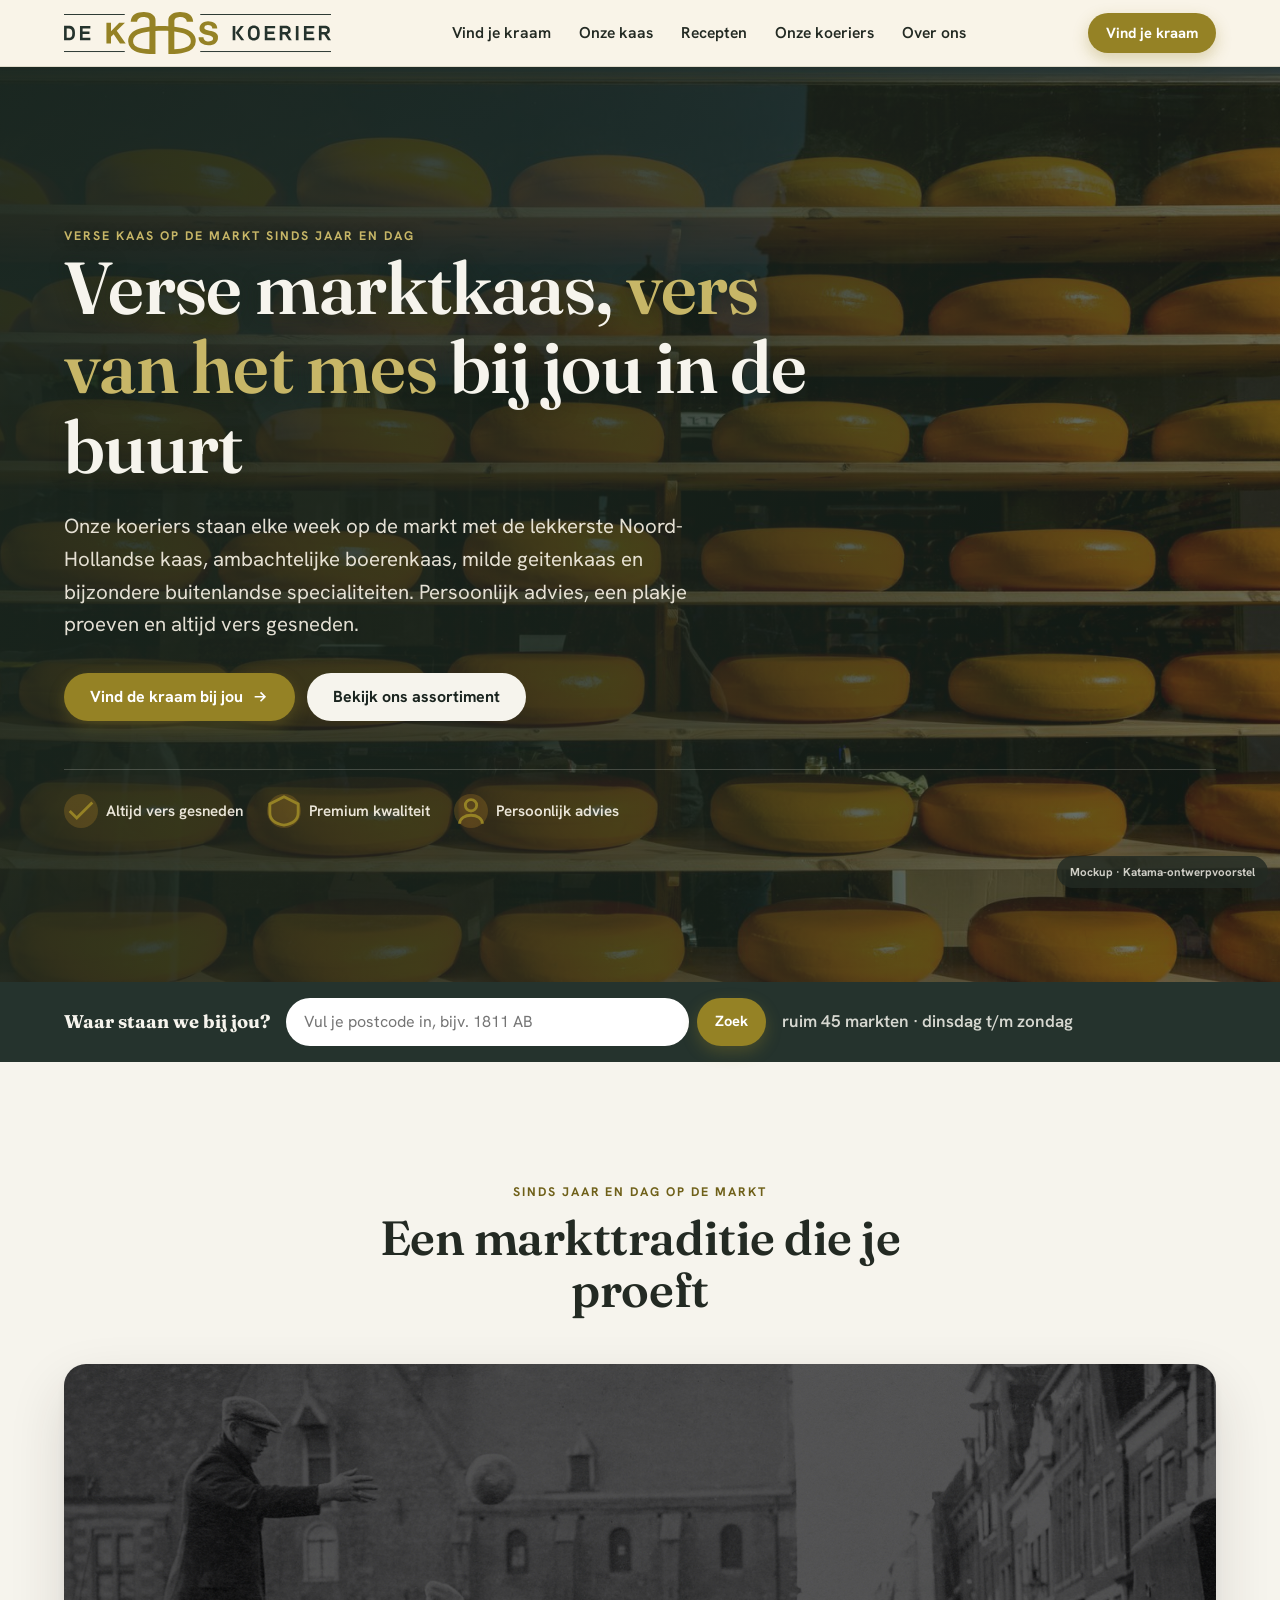
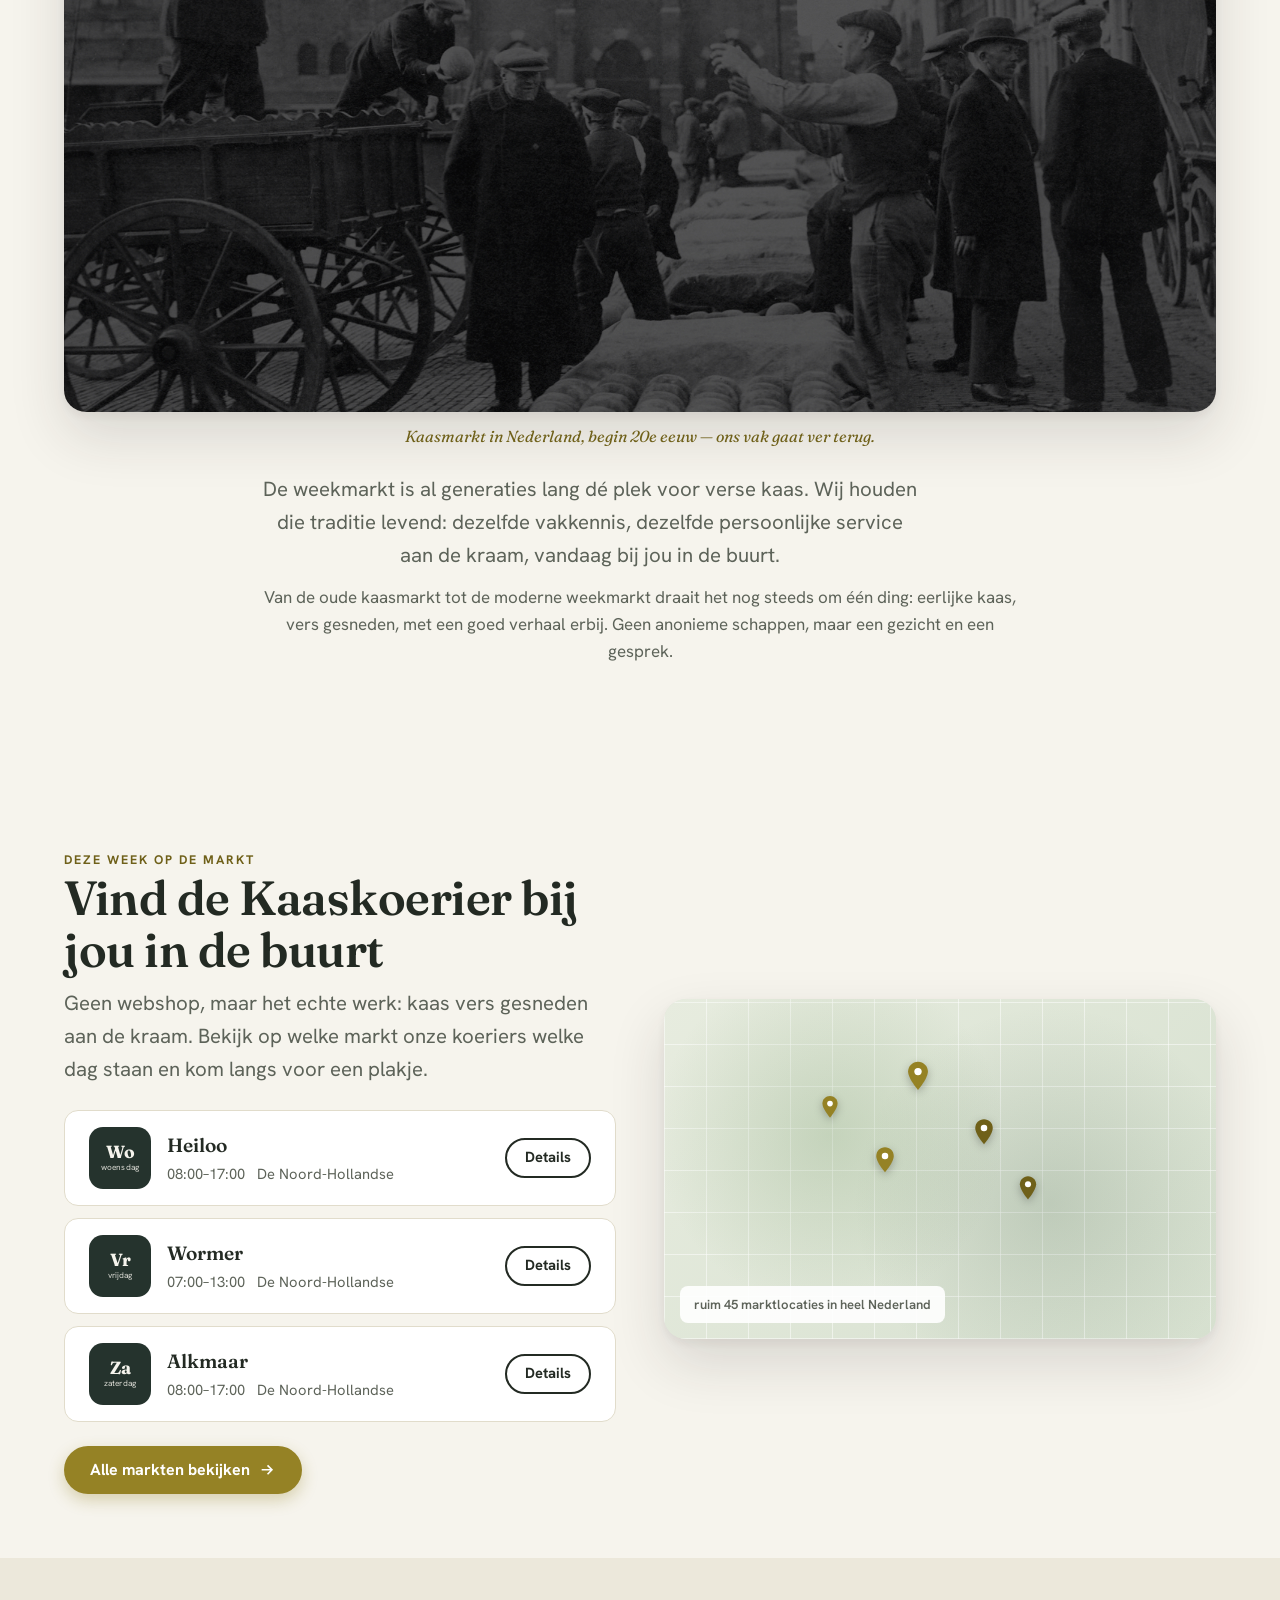
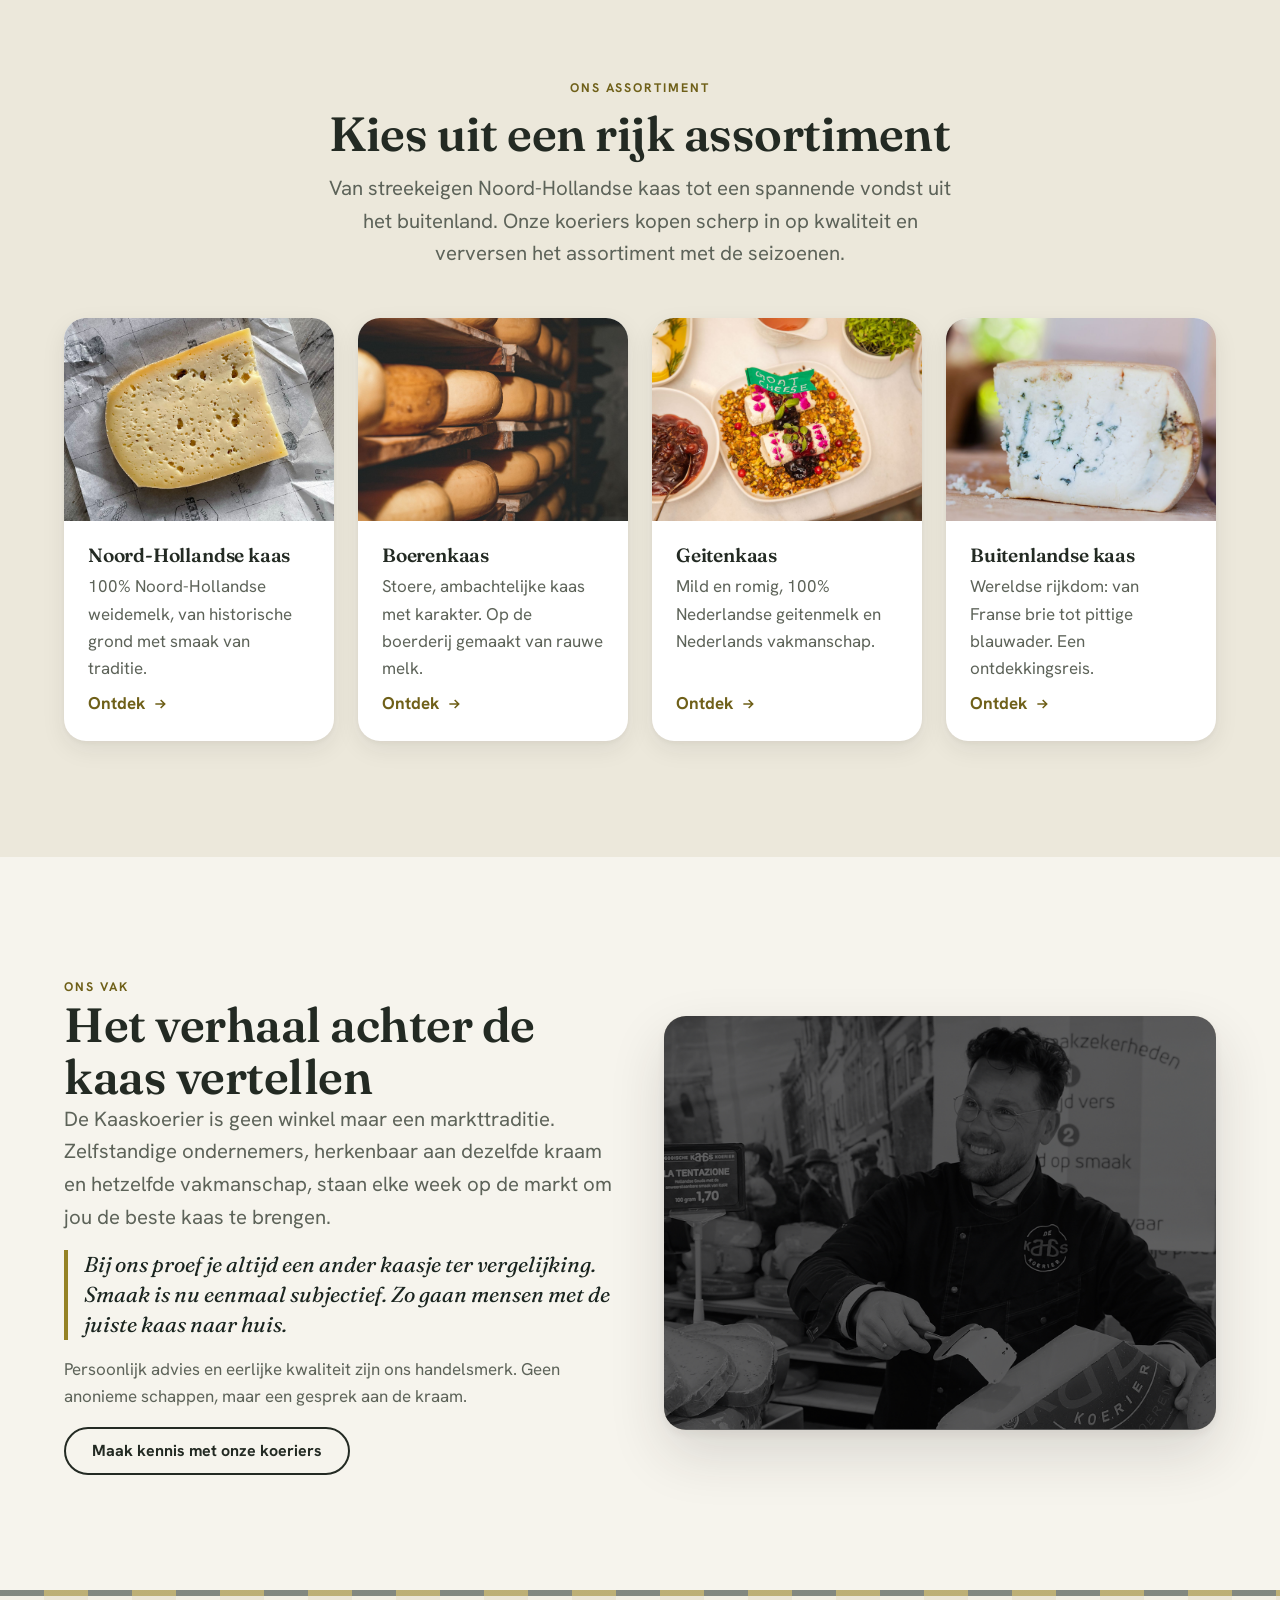
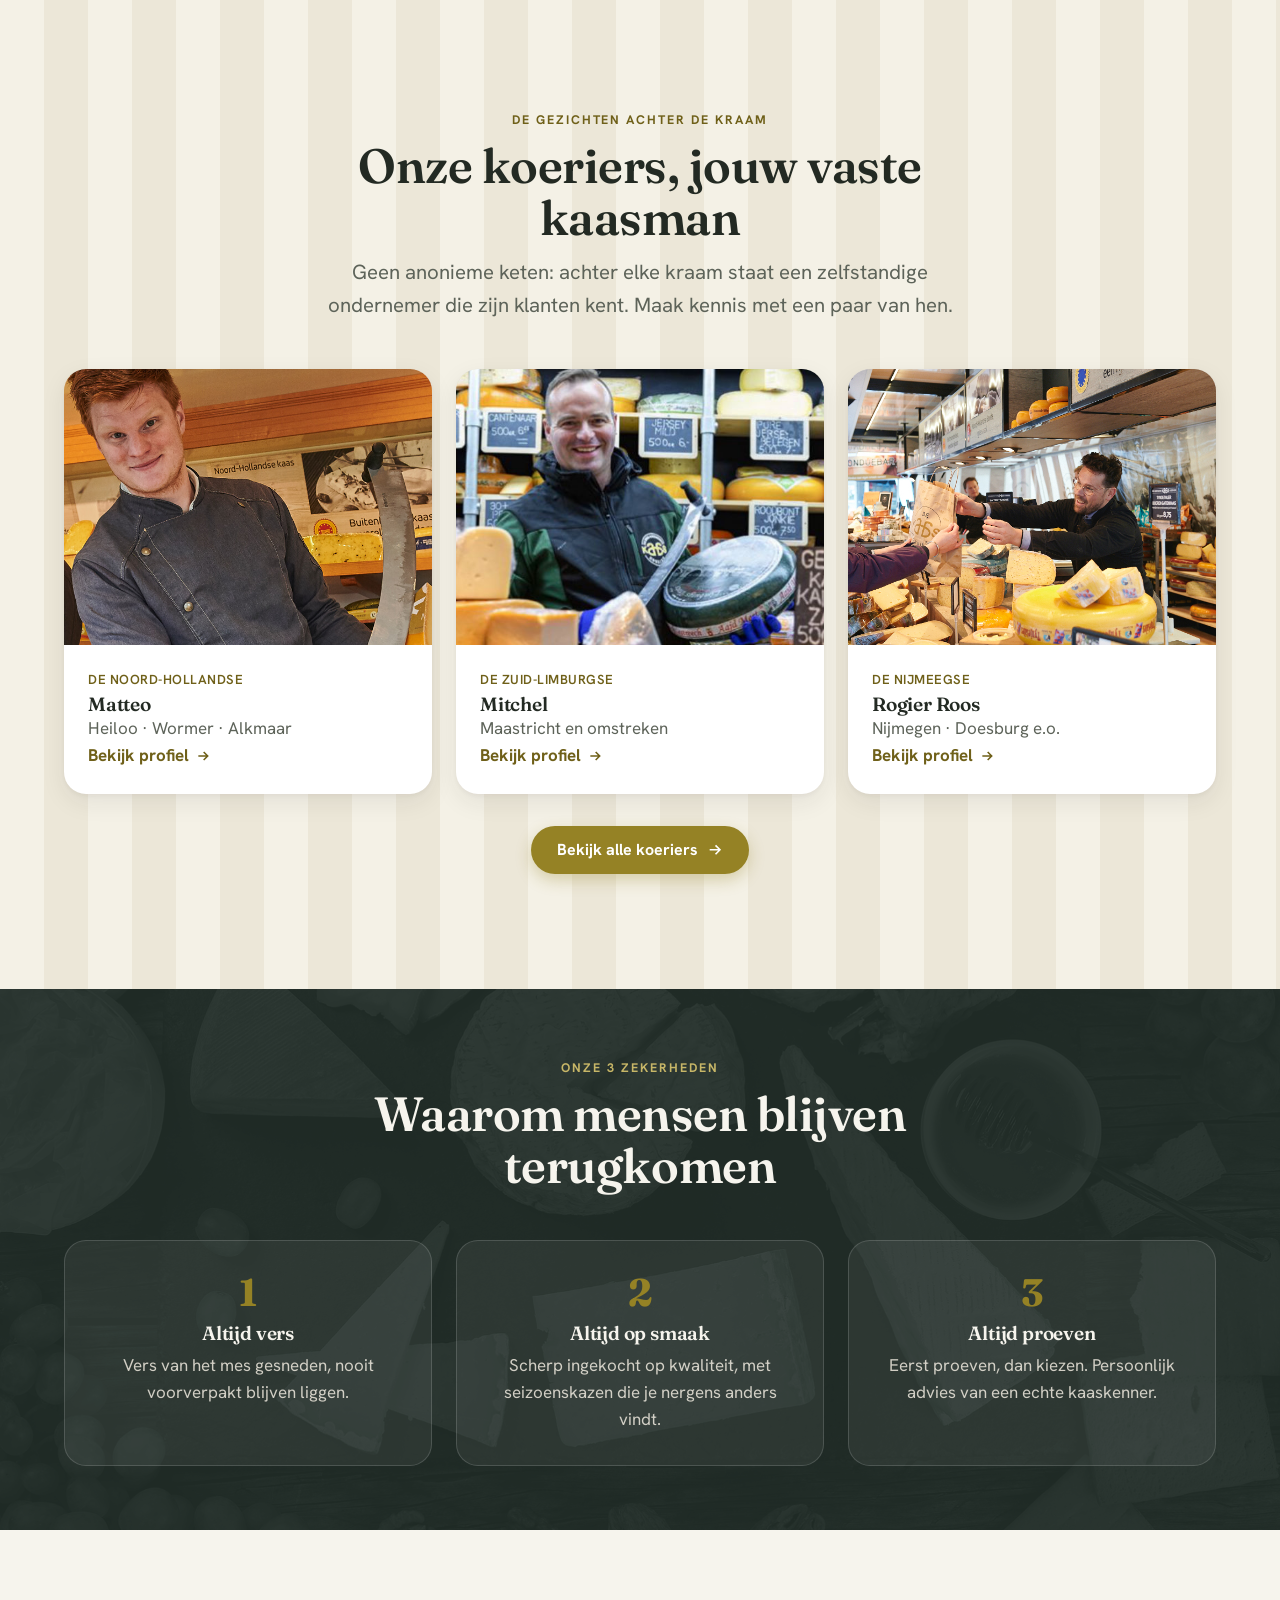
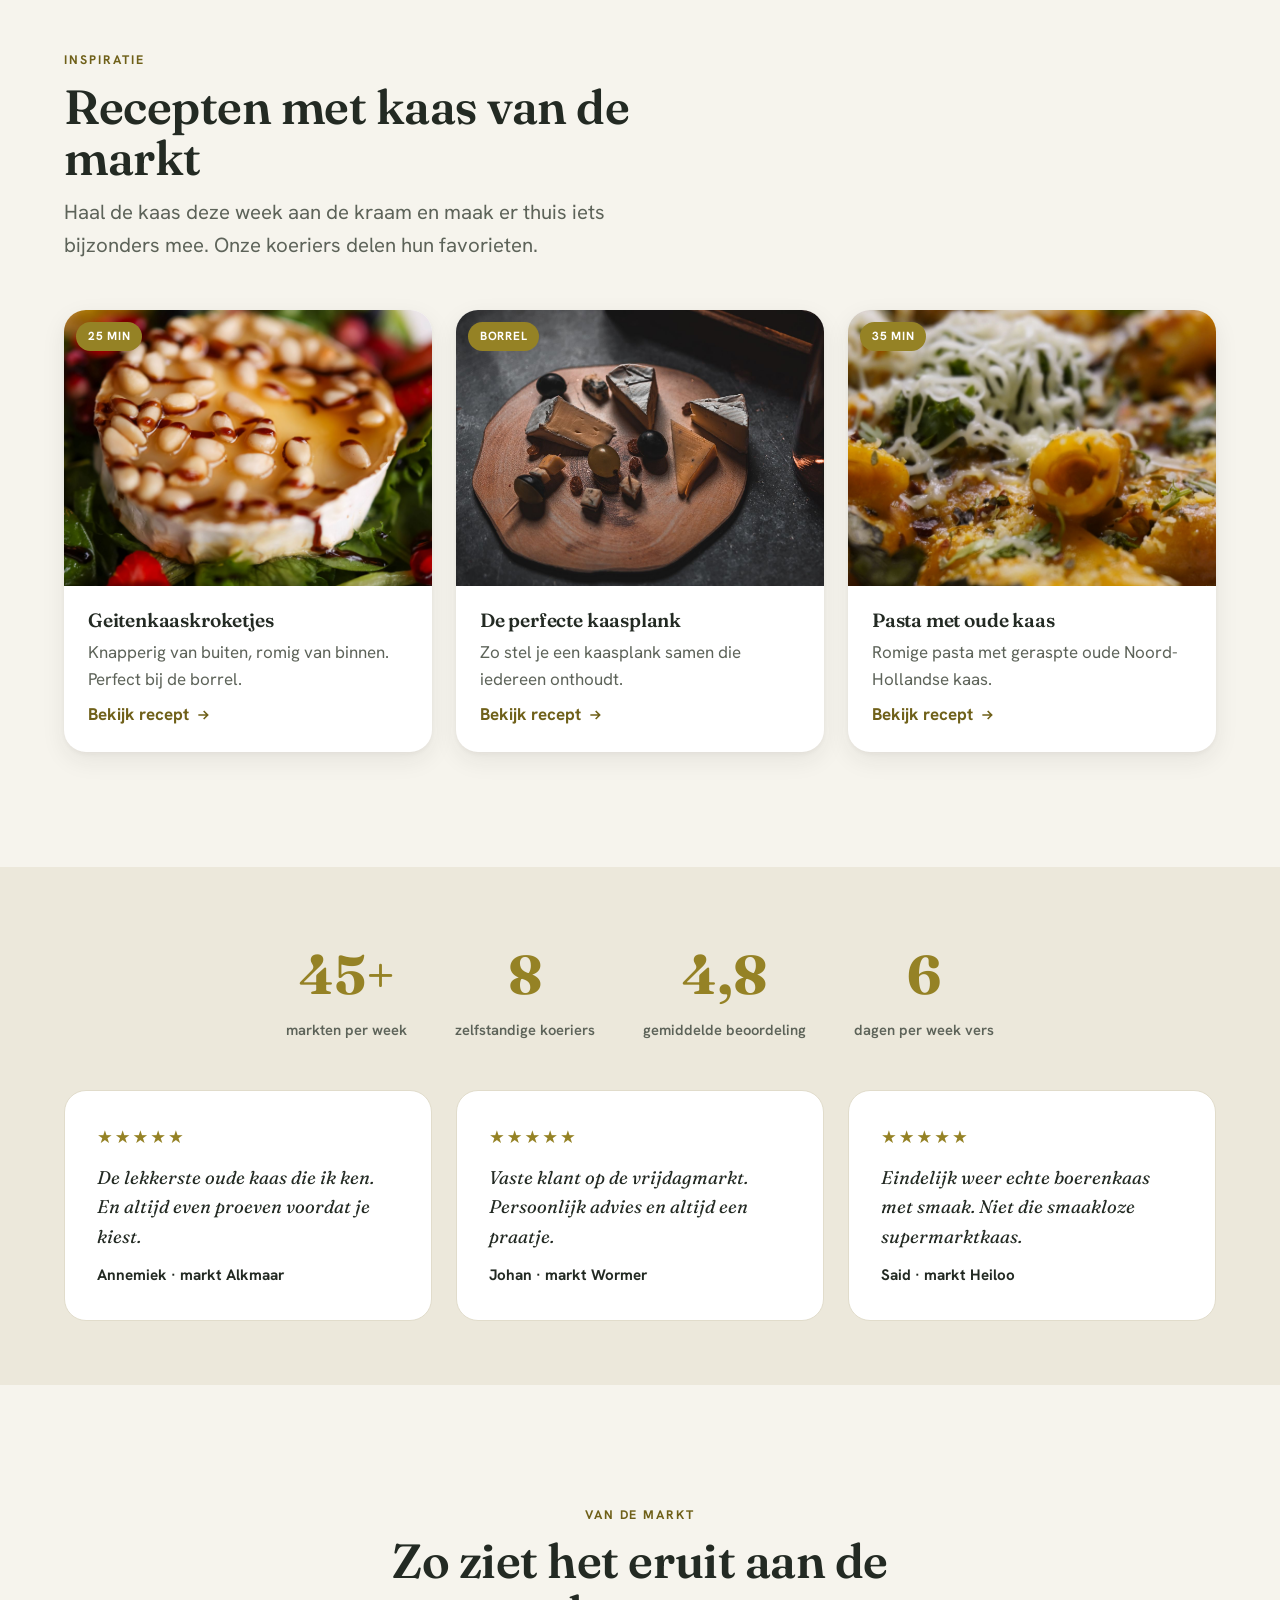
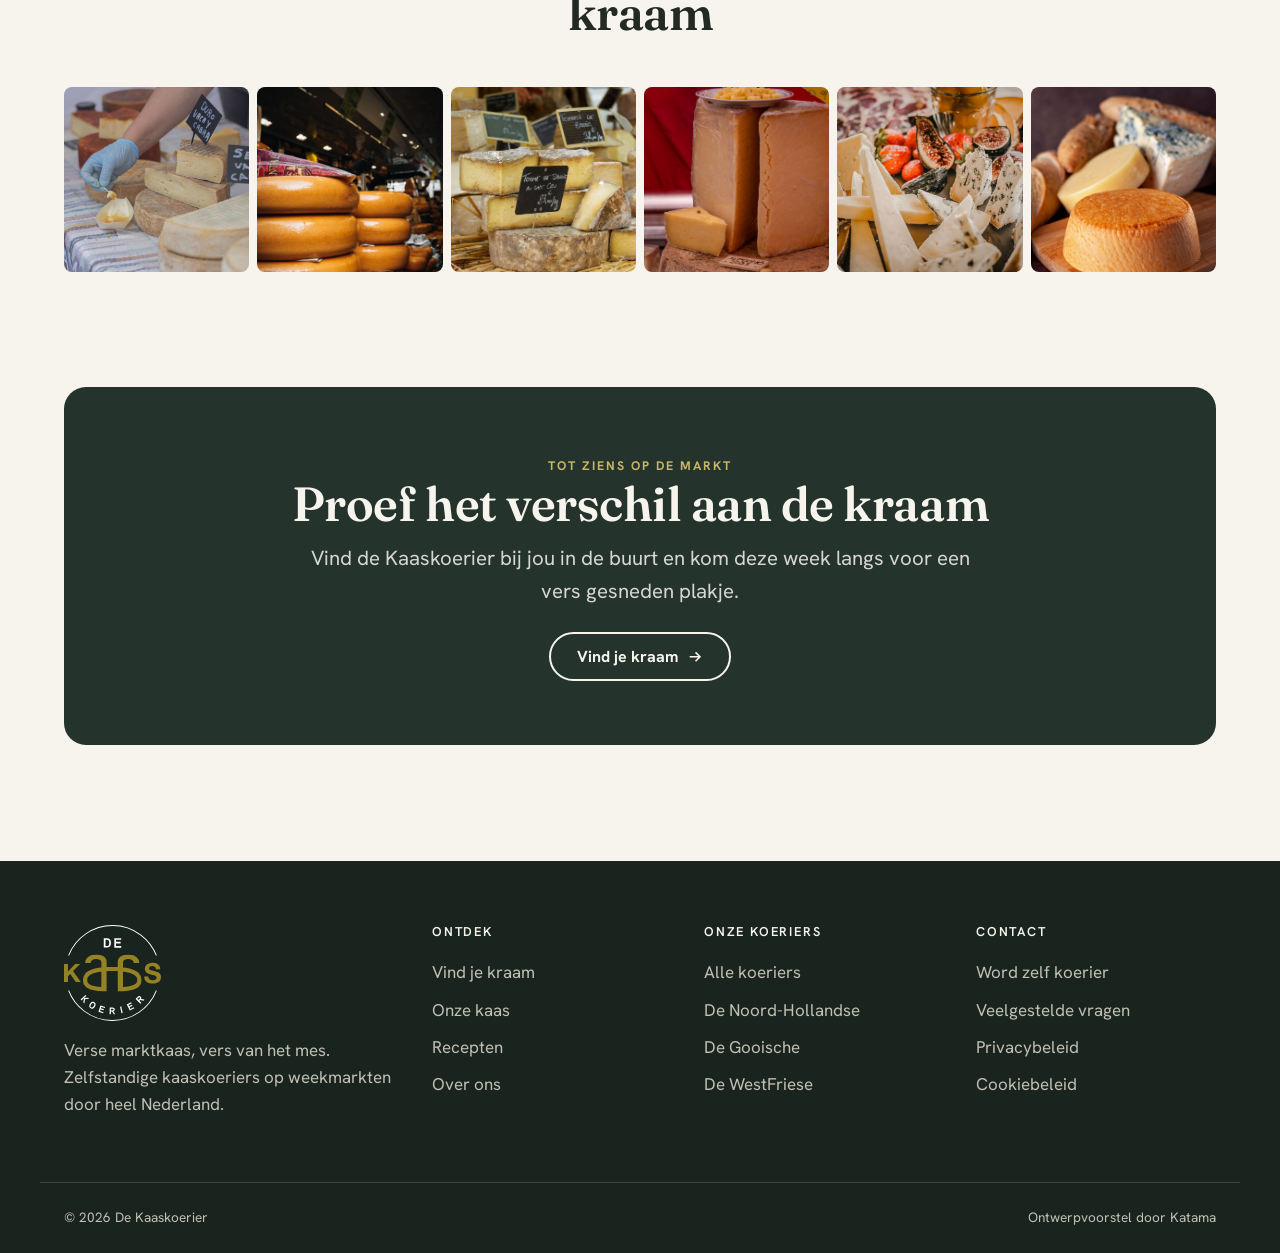
<file: index.html>
<!doctype html>
<html lang="nl">
<head>
<meta charset="utf-8">
<meta name="viewport" content="width=device-width, initial-scale=1">
<link rel="icon" href="favicon.png" type="image/png">
<title>De Kaaskoerier — verse marktkaas bij jou in de buurt | vind je kraam</title>
<meta name="description" content="De Kaaskoerier brengt verse Noord-Hollandse kaas, boerenkaas, geitenkaas en buitenlandse specialiteiten naar weekmarkten door heel Nederland. Vind de kraam bij jou, ontdek de marktdagen en proef het verschil.">
<link rel="preconnect" href="https://fonts.googleapis.com">
<link rel="preconnect" href="https://fonts.gstatic.com" crossorigin>
<link rel="stylesheet" href="assets/css/style.css">
<script type="application/ld+json">
{
  "@context":"https://schema.org",
  "@type":"Organization",
  "name":"De Kaaskoerier",
  "url":"https://dekaaskoerier.nl/",
  "slogan":"Brengt meer smaak op de markt",
  "description":"Franchiseformule van zelfstandige kaaskoeriers op weekmarkten door heel Nederland.",
  "areaServed":"NL"
}
</script>
</head>
<body>

<!-- HEADER -->
<header class="site-header">
  <div class="wrap nav">
    <a class="brand" href="index.html" aria-label="De Kaaskoerier home"><img src="assets/img/logo-header.svg" alt="De Kaaskoerier" class="brand-logo"></a>
    <nav class="nav-links" aria-label="Hoofdmenu">
      <a href="vind-je-kraam.html">Vind je kraam</a>
      <a href="#kaas">Onze kaas</a>
      <a href="#recepten">Recepten</a>
      <a href="koeriers.html">Onze koeriers</a>
      <a href="#over">Over ons</a>
    </nav>
    <div class="nav-actions">
      <a class="btn btn--primary btn--sm" href="vind-je-kraam.html">Vind je kraam</a>
      <button class="menu-toggle" aria-label="Menu" aria-expanded="false"><span></span><span></span><span></span></button>
    </div>
  </div>
  <nav class="mobile-menu" aria-label="Mobiel menu">
    <a href="vind-je-kraam.html">Vind je kraam</a>
    <a href="#kaas">Onze kaas</a>
    <a href="#recepten">Recepten</a>
    <a href="koeriers.html">Onze koeriers</a>
    <a href="#over">Over ons</a>
  </nav>
</header>

<!-- HERO -->
<section class="hero">
  <div class="hero-media">
    <img src="assets/img/hero-markt.jpg" alt="Kaaskraam op een Nederlandse weekmarkt met gele kaaswielen" data-fallback="markt &amp; kaas" fetchpriority="high">
  </div>
  <div class="wrap hero-inner">
    <span class="eyebrow">verse kaas op de markt sinds jaar en dag</span>
    <h1>Verse marktkaas, <span class="accent">vers van het mes</span> bij jou in de buurt</h1>
    <p class="lead">Onze koeriers staan elke week op de markt met de lekkerste Noord-Hollandse kaas, ambachtelijke boerenkaas, milde geitenkaas en bijzondere buitenlandse specialiteiten. Persoonlijk advies, een plakje proeven en altijd vers gesneden.</p>
    <div class="hero-cta">
      <a class="btn btn--primary" href="vind-je-kraam.html">Vind de kraam bij jou
        <svg viewBox="0 0 24 24" fill="none" stroke="currentColor" stroke-width="2.2"><path d="M5 12h14M13 6l6 6-6 6"/></svg></a>
      <a class="btn btn--light" href="#kaas">Bekijk ons assortiment</a>
    </div>
    <div class="hero-badges">
      <div class="hero-badge"><span class="ic"><svg viewBox="0 0 24 24" fill="none" stroke="currentColor" stroke-width="2"><path d="M20 6 9 17l-5-5"/></svg></span> Altijd vers gesneden</div>
      <div class="hero-badge"><span class="ic"><svg viewBox="0 0 24 24" fill="none" stroke="currentColor" stroke-width="2"><path d="M12 2 2 7v6c0 5 4 8 10 9 6-1 10-4 10-9V7z"/></svg></span> Premium kwaliteit</div>
      <div class="hero-badge"><span class="ic"><svg viewBox="0 0 24 24" fill="none" stroke="currentColor" stroke-width="2"><circle cx="12" cy="8" r="4"/><path d="M4 21c0-4 4-6 8-6s8 2 8 6"/></svg></span> Persoonlijk advies</div>
    </div>
  </div>
</section>

<!-- LOCATOR BAR -->
<section class="locator">
  <div class="wrap locator-inner">
    <strong>Waar staan we bij jou?</strong>
    <form class="locator-form" aria-label="Vind je kraam op postcode">
      <input type="text" inputmode="numeric" placeholder="Vul je postcode in, bijv. 1811 AB" aria-label="Postcode">
      <button class="btn btn--primary btn--sm" type="submit">Zoek</button>
    </form>
    <span class="muted" style="color:rgba(246,244,237,.85);font-weight:600">ruim 45 markten · dinsdag t/m zondag</span>
  </div>
</section>

<!-- ERFGOED / HISTORIE -->
<section class="section" id="erfgoed">
  <div class="wrap">
    <div class="section-head center">
      <span class="eyebrow">sinds jaar en dag op de markt</span>
      <h2>Een markttraditie die je proeft</h2>
    </div>
    <figure class="heritage-hero reveal">
      <img src="assets/img/historisch-markt.jpg" alt="Historische Nederlandse kaasmarkt: mannen lossen kaaswielen van een paardenkar, begin 20e eeuw">
      <figcaption>Kaasmarkt in Nederland, begin 20e eeuw — ons vak gaat ver terug.</figcaption>
    </figure>
    <div class="heritage-text reveal">
      <p class="lead">De weekmarkt is al generaties lang dé plek voor verse kaas. Wij houden die traditie levend: dezelfde vakkennis, dezelfde persoonlijke service aan de kraam, vandaag bij jou in de buurt.</p>
      <p class="muted">Van de oude kaasmarkt tot de moderne weekmarkt draait het nog steeds om één ding: eerlijke kaas, vers gesneden, met een goed verhaal erbij. Geen anonieme schappen, maar een gezicht en een gesprek.</p>
    </div>
  </div>
</section>

<!-- VIND JE KRAAM PREVIEW -->
<section class="section section--tight" id="markten">
  <div class="wrap">
    <div class="grid cols-2" style="gap:var(--s7);align-items:center">
      <div class="reveal">
        <span class="eyebrow">deze week op de markt</span>
        <h2>Vind de Kaaskoerier bij jou in de buurt</h2>
        <p class="lead" style="margin-top:var(--s3)">Geen webshop, maar het echte werk: kaas vers gesneden aan de kraam. Bekijk op welke markt onze koeriers welke dag staan en kom langs voor een plakje.</p>
        <div class="market-list" style="margin-top:var(--s5)">
          <div class="market-row">
            <div class="day-badge"><span class="d">Wo</span><span class="t">woensdag</span></div>
            <div><div class="place">Heiloo</div><div class="meta"><span>08:00–17:00</span><span>De Noord-Hollandse</span></div></div>
            <a class="btn btn--ghost btn--sm" href="markt-alkmaar.html">Details</a>
          </div>
          <div class="market-row">
            <div class="day-badge"><span class="d">Vr</span><span class="t">vrijdag</span></div>
            <div><div class="place">Wormer</div><div class="meta"><span>07:00–13:00</span><span>De Noord-Hollandse</span></div></div>
            <a class="btn btn--ghost btn--sm" href="markt-alkmaar.html">Details</a>
          </div>
          <div class="market-row">
            <div class="day-badge"><span class="d">Za</span><span class="t">zaterdag</span></div>
            <div><div class="place">Alkmaar</div><div class="meta"><span>08:00–17:00</span><span>De Noord-Hollandse</span></div></div>
            <a class="btn btn--ghost btn--sm" href="markt-alkmaar.html">Details</a>
          </div>
        </div>
        <a class="btn btn--primary" style="margin-top:var(--s5)" href="vind-je-kraam.html">Alle markten bekijken
          <svg viewBox="0 0 24 24" fill="none" stroke="currentColor" stroke-width="2.2"><path d="M5 12h14M13 6l6 6-6 6"/></svg></a>
      </div>
      <div class="map-card reveal" aria-hidden="true">
        <div class="map-canvas"></div>
        <span class="pin" style="left:46%;top:30%"><svg width="34" height="34" viewBox="0 0 24 24" fill="currentColor"><path d="M12 2c-3.9 0-7 3.1-7 7 0 5 7 13 7 13s7-8 7-13c0-3.9-3.1-7-7-7z"/><circle cx="12" cy="9" r="2.6" fill="#fff"/></svg></span>
        <span class="pin gold" style="left:58%;top:46%"><svg width="30" height="30" viewBox="0 0 24 24" fill="currentColor"><path d="M12 2c-3.9 0-7 3.1-7 7 0 5 7 13 7 13s7-8 7-13c0-3.9-3.1-7-7-7z"/><circle cx="12" cy="9" r="2.6" fill="#fff"/></svg></span>
        <span class="pin" style="left:40%;top:54%"><svg width="30" height="30" viewBox="0 0 24 24" fill="currentColor"><path d="M12 2c-3.9 0-7 3.1-7 7 0 5 7 13 7 13s7-8 7-13c0-3.9-3.1-7-7-7z"/><circle cx="12" cy="9" r="2.6" fill="#fff"/></svg></span>
        <span class="pin gold" style="left:66%;top:62%"><svg width="28" height="28" viewBox="0 0 24 24" fill="currentColor"><path d="M12 2c-3.9 0-7 3.1-7 7 0 5 7 13 7 13s7-8 7-13c0-3.9-3.1-7-7-7z"/><circle cx="12" cy="9" r="2.6" fill="#fff"/></svg></span>
        <span class="pin" style="left:30%;top:38%"><svg width="26" height="26" viewBox="0 0 24 24" fill="currentColor"><path d="M12 2c-3.9 0-7 3.1-7 7 0 5 7 13 7 13s7-8 7-13c0-3.9-3.1-7-7-7z"/><circle cx="12" cy="9" r="2.6" fill="#fff"/></svg></span>
        <span class="map-note">ruim 45 marktlocaties in heel Nederland</span>
      </div>
    </div>
  </div>
</section>

<!-- ONZE KAAS -->
<section class="section bg-cream2" id="kaas">
  <div class="wrap">
    <div class="section-head center">
      <span class="eyebrow">ons assortiment</span>
      <h2>Kies uit een rijk assortiment</h2>
      <p class="lead">Van streekeigen Noord-Hollandse kaas tot een spannende vondst uit het buitenland. Onze koeriers kopen scherp in op kwaliteit en verversen het assortiment met de seizoenen.</p>
    </div>
    <div class="grid cols-4">
      <article class="card reveal">
        <div class="card-media"><img src="assets/img/kaas-noord-hollandse.jpg" alt="Noord-Hollandse kaas" data-fallback="Noord-Hollands"></div>
        <div class="card-body"><h4>Noord-Hollandse kaas</h4><p class="muted">100% Noord-Hollandse weidemelk, van historische grond met smaak van traditie.</p><a class="card-link" href="koerier-matteo.html#assortiment">Ontdek <svg width="16" height="16" viewBox="0 0 24 24" fill="none" stroke="currentColor" stroke-width="2.4"><path d="M5 12h14M13 6l6 6-6 6"/></svg></a></div>
      </article>
      <article class="card reveal">
        <div class="card-media"><img src="assets/img/kaas-boeren.jpg" alt="Ambachtelijke boerenkaas" data-fallback="Boerenkaas"></div>
        <div class="card-body"><h4>Boerenkaas</h4><p class="muted">Stoere, ambachtelijke kaas met karakter. Op de boerderij gemaakt van rauwe melk.</p><a class="card-link" href="koerier-matteo.html#assortiment">Ontdek <svg width="16" height="16" viewBox="0 0 24 24" fill="none" stroke="currentColor" stroke-width="2.4"><path d="M5 12h14M13 6l6 6-6 6"/></svg></a></div>
      </article>
      <article class="card reveal">
        <div class="card-media"><img src="assets/img/kaas-geiten.jpg" alt="Milde geitenkaas" data-fallback="Geitenkaas"></div>
        <div class="card-body"><h4>Geitenkaas</h4><p class="muted">Mild en romig, 100% Nederlandse geitenmelk en Nederlands vakmanschap.</p><a class="card-link" href="koerier-matteo.html#assortiment">Ontdek <svg width="16" height="16" viewBox="0 0 24 24" fill="none" stroke="currentColor" stroke-width="2.4"><path d="M5 12h14M13 6l6 6-6 6"/></svg></a></div>
      </article>
      <article class="card reveal">
        <div class="card-media"><img src="assets/img/kaas-buitenlands.jpg" alt="Buitenlandse kaasspecialiteiten" data-fallback="Buitenlands"></div>
        <div class="card-body"><h4>Buitenlandse kaas</h4><p class="muted">Wereldse rijkdom: van Franse brie tot pittige blauwader. Een ontdekkingsreis.</p><a class="card-link" href="koerier-matteo.html#assortiment">Ontdek <svg width="16" height="16" viewBox="0 0 24 24" fill="none" stroke="currentColor" stroke-width="2.4"><path d="M5 12h14M13 6l6 6-6 6"/></svg></a></div>
      </article>
    </div>
  </div>
</section>

<!-- VERHAAL / ERFGOED -->
<section class="section" id="over">
  <div class="wrap">
    <div class="split split--media-right">
      <div class="reveal">
        <span class="eyebrow">ons vak</span>
        <h2>Het verhaal achter de kaas vertellen</h2>
        <p class="lead">De Kaaskoerier is geen winkel maar een markttraditie. Zelfstandige ondernemers, herkenbaar aan dezelfde kraam en hetzelfde vakmanschap, staan elke week op de markt om jou de beste kaas te brengen.</p>
        <blockquote>Bij ons proef je altijd een ander kaasje ter vergelijking. Smaak is nu eenmaal subjectief. Zo gaan mensen met de juiste kaas naar huis.</blockquote>
        <p class="muted">Persoonlijk advies en eerlijke kwaliteit zijn ons handelsmerk. Geen anonieme schappen, maar een gesprek aan de kraam.</p>
        <a class="btn btn--ghost" style="margin-top:var(--s4)" href="koeriers.html">Maak kennis met onze koeriers</a>
      </div>
      <div class="media reveal"><img src="assets/img/koerier-kraam-echt.jpg" alt="Een Kaaskoerier snijdt verse kaas aan de marktkraam" data-fallback="aan de kraam"></div>
    </div>
  </div>
</section>

<!-- ONZE KOERIERS (persoonlijk, onder de luifel) -->
<section class="section awning-stripes" id="koeriers">
  <div class="wrap">
    <div class="section-head center">
      <span class="eyebrow">de gezichten achter de kraam</span>
      <h2>Onze koeriers, jouw vaste kaasman</h2>
      <p class="lead">Geen anonieme keten: achter elke kraam staat een zelfstandige ondernemer die zijn klanten kent. Maak kennis met een paar van hen.</p>
    </div>
    <div class="koeriers-grid">
      <article class="koerier-card reveal">
        <div class="ph"><img src="assets/img/matteo-kraam.jpg" alt="Matteo, De Noord-Hollandse Kaaskoerier, aan de kraam met kaasmes"></div>
        <div class="body"><div class="regio">De Noord-Hollandse</div><h4>Matteo</h4><p class="muted">Heiloo · Wormer · Alkmaar</p><a class="card-link" href="koerier-matteo.html">Bekijk profiel <svg width="16" height="16" viewBox="0 0 24 24" fill="none" stroke="currentColor" stroke-width="2.4"><path d="M5 12h14M13 6l6 6-6 6"/></svg></a></div>
      </article>
      <article class="koerier-card reveal">
        <div class="ph"><img src="assets/img/koerier-sauer.jpg" alt="Mitchel, De Zuid-Limburgse Kaaskoerier, lachend aan de kraam"></div>
        <div class="body"><div class="regio">De Zuid-Limburgse</div><h4>Mitchel</h4><p class="muted">Maastricht en omstreken</p><a class="card-link" href="koerier-zuid-limburgse.html">Bekijk profiel <svg width="16" height="16" viewBox="0 0 24 24" fill="none" stroke="currentColor" stroke-width="2.4"><path d="M5 12h14M13 6l6 6-6 6"/></svg></a></div>
      </article>
      <article class="koerier-card reveal">
        <div class="ph"><img src="assets/img/koerier-nijmeegse.jpg" alt="De Nijmeegse Kaaskoerier overhandigt een klant een zak kaas"></div>
        <div class="body"><div class="regio">De Nijmeegse</div><h4>Rogier Roos</h4><p class="muted">Nijmegen · Doesburg e.o.</p><a class="card-link" href="koerier-nijmeegse.html">Bekijk profiel <svg width="16" height="16" viewBox="0 0 24 24" fill="none" stroke="currentColor" stroke-width="2.4"><path d="M5 12h14M13 6l6 6-6 6"/></svg></a></div>
      </article>
    </div>
    <div class="center" style="margin-top:var(--s6)">
      <a class="btn btn--primary" href="koeriers.html">Bekijk alle koeriers
        <svg viewBox="0 0 24 24" fill="none" stroke="currentColor" stroke-width="2.2"><path d="M5 12h14M13 6l6 6-6 6"/></svg></a>
    </div>
  </div>
</section>

<!-- BELOFTEN -->
<section class="section--tight bg-green photo-bg">
  <div class="photo-bg-media"><img src="assets/img/kaasplank-flatlay.jpg" alt="" aria-hidden="true"></div>
  <div class="wrap">
    <div class="section-head center"><span class="eyebrow">onze 3 zekerheden</span><h2>Waarom mensen blijven terugkomen</h2></div>
    <div class="grid cols-3">
      <div class="promise reveal" style="background:rgba(255,255,255,.06);border-color:rgba(255,255,255,.15);color:var(--cream)"><div class="num">1</div><h4 style="color:var(--cream)">Altijd vers</h4><p style="color:rgba(250,244,232,.8)">Vers van het mes gesneden, nooit voorverpakt blijven liggen.</p></div>
      <div class="promise reveal" style="background:rgba(255,255,255,.06);border-color:rgba(255,255,255,.15);color:var(--cream)"><div class="num">2</div><h4 style="color:var(--cream)">Altijd op smaak</h4><p style="color:rgba(250,244,232,.8)">Scherp ingekocht op kwaliteit, met seizoenskazen die je nergens anders vindt.</p></div>
      <div class="promise reveal" style="background:rgba(255,255,255,.06);border-color:rgba(255,255,255,.15);color:var(--cream)"><div class="num">3</div><h4 style="color:var(--cream)">Altijd proeven</h4><p style="color:rgba(250,244,232,.8)">Eerst proeven, dan kiezen. Persoonlijk advies van een echte kaaskenner.</p></div>
    </div>
  </div>
</section>

<!-- RECEPTEN -->
<section class="section" id="recepten">
  <div class="wrap">
    <div class="section-head">
      <span class="eyebrow">inspiratie</span>
      <h2>Recepten met kaas van de markt</h2>
      <p class="lead">Haal de kaas deze week aan de kraam en maak er thuis iets bijzonders mee. Onze koeriers delen hun favorieten.</p>
    </div>
    <div class="grid cols-3">
      <article class="card reveal">
        <div class="card-media"><img src="assets/img/recept-kaas.jpg" alt="Gerecht met geitenkaas" data-fallback="recept"><span class="card-tag">25 min</span></div>
        <div class="card-body"><h4>Geitenkaaskroketjes</h4><p class="muted">Knapperig van buiten, romig van binnen. Perfect bij de borrel.</p><a class="card-link" href="#">Bekijk recept <svg width="16" height="16" viewBox="0 0 24 24" fill="none" stroke="currentColor" stroke-width="2.4"><path d="M5 12h14M13 6l6 6-6 6"/></svg></a></div>
      </article>
      <article class="card reveal">
        <div class="card-media"><img src="assets/img/kaasplank.jpg" alt="Kaasplank met diverse kazen" data-fallback="kaasplank"><span class="card-tag">borrel</span></div>
        <div class="card-body"><h4>De perfecte kaasplank</h4><p class="muted">Zo stel je een kaasplank samen die iedereen onthoudt.</p><a class="card-link" href="#">Bekijk recept <svg width="16" height="16" viewBox="0 0 24 24" fill="none" stroke="currentColor" stroke-width="2.4"><path d="M5 12h14M13 6l6 6-6 6"/></svg></a></div>
      </article>
      <article class="card reveal">
        <div class="card-media"><img src="assets/img/recept-2.jpg" alt="Pasta met gesmolten kaas" data-fallback="pasta"><span class="card-tag">35 min</span></div>
        <div class="card-body"><h4>Pasta met oude kaas</h4><p class="muted">Romige pasta met geraspte oude Noord-Hollandse kaas.</p><a class="card-link" href="#">Bekijk recept <svg width="16" height="16" viewBox="0 0 24 24" fill="none" stroke="currentColor" stroke-width="2.4"><path d="M5 12h14M13 6l6 6-6 6"/></svg></a></div>
      </article>
    </div>
  </div>
</section>

<!-- SOCIAL PROOF -->
<section class="section--tight bg-cream2">
  <div class="wrap">
    <div class="statline reveal">
      <div class="stat"><div class="big">45+</div><div class="lbl">markten per week</div></div>
      <div class="stat"><div class="big">8</div><div class="lbl">zelfstandige koeriers</div></div>
      <div class="stat"><div class="big">4,8</div><div class="lbl">gemiddelde beoordeling</div></div>
      <div class="stat"><div class="big">6</div><div class="lbl">dagen per week vers</div></div>
    </div>
    <div class="grid cols-3" style="margin-top:var(--s7)">
      <div class="review reveal"><div class="stars">★★★★★</div><p>De lekkerste oude kaas die ik ken. En altijd even proeven voordat je kiest.</p><div class="who">Annemiek · markt Alkmaar</div></div>
      <div class="review reveal"><div class="stars">★★★★★</div><p>Vaste klant op de vrijdagmarkt. Persoonlijk advies en altijd een praatje.</p><div class="who">Johan · markt Wormer</div></div>
      <div class="review reveal"><div class="stars">★★★★★</div><p>Eindelijk weer echte boerenkaas met smaak. Niet die smaakloze supermarktkaas.</p><div class="who">Said · markt Heiloo</div></div>
    </div>
  </div>
</section>

<!-- GALERIJ -->
<section class="section">
  <div class="wrap">
    <div class="section-head center"><span class="eyebrow">van de markt</span><h2>Zo ziet het eruit aan de kraam</h2></div>
    <div class="gallery reveal">
      <figure><img src="assets/img/sfeer-kraam-1.jpg" alt="Kaasproeverij aan de marktkraam" data-fallback="kraam"></figure>
      <figure><img src="assets/img/kaas-stapel.jpg" alt="Stapel gele kaaswielen" data-fallback="kaas"></figure>
      <figure><img src="assets/img/kaas-wig-close.jpg" alt="Close-up van een kaaswig" data-fallback="wig"></figure>
      <figure><img src="assets/img/oude-kaas.jpg" alt="Rijpe overjarige kaas" data-fallback="oude kaas"></figure>
      <figure><img src="assets/img/kaas-druiven.jpg" alt="Kaas met druiven en vijgen" data-fallback="borrel"></figure>
      <figure><img src="assets/img/brood-kaas.jpg" alt="Kaas met vers brood" data-fallback="brood"></figure>
    </div>
  </div>
</section>

<!-- CTA -->
<section class="section" style="padding-top:0">
  <div class="wrap">
    <div class="cta-band reveal">
      <span class="eyebrow">tot ziens op de markt</span>
      <h2>Proef het verschil aan de kraam</h2>
      <p class="lead" style="margin-inline:auto">Vind de Kaaskoerier bij jou in de buurt en kom deze week langs voor een vers gesneden plakje.</p>
      <a class="btn btn--ghost" style="margin-top:var(--s5)" href="vind-je-kraam.html">Vind je kraam
        <svg viewBox="0 0 24 24" fill="none" stroke="currentColor" stroke-width="2.2"><path d="M5 12h14M13 6l6 6-6 6"/></svg></a>
    </div>
  </div>
</section>

<!-- FOOTER -->
<footer class="site-footer">
  <div class="wrap footer-grid">
    <div>
      <div class="footer-logo"><img src="assets/img/logo-wit.svg" alt="De Kaaskoerier"></div>
      <p>Verse marktkaas, vers van het mes. Zelfstandige kaaskoeriers op weekmarkten door heel Nederland.</p>
    </div>
    <div><h4>Ontdek</h4><a href="vind-je-kraam.html">Vind je kraam</a><a href="#kaas">Onze kaas</a><a href="#recepten">Recepten</a><a href="#over">Over ons</a></div>
    <div><h4>Onze koeriers</h4><a href="koeriers.html">Alle koeriers</a><a href="koerier-matteo.html">De Noord-Hollandse</a><a href="koeriers.html">De Gooische</a><a href="koeriers.html">De WestFriese</a></div>
    <div><h4>Contact</h4><a href="#">Word zelf koerier</a><a href="#">Veelgestelde vragen</a><a href="#">Privacybeleid</a><a href="#">Cookiebeleid</a></div>
  </div>
  <div class="wrap footer-bottom">
    <span>© 2026 De Kaaskoerier</span>
    <span>Ontwerpvoorstel door Katama</span>
  </div>
</footer>

<div class="demo-flag">Mockup · Katama-ontwerpvoorstel</div>
<script src="assets/app.js"></script>
</body>
</html>
</file>
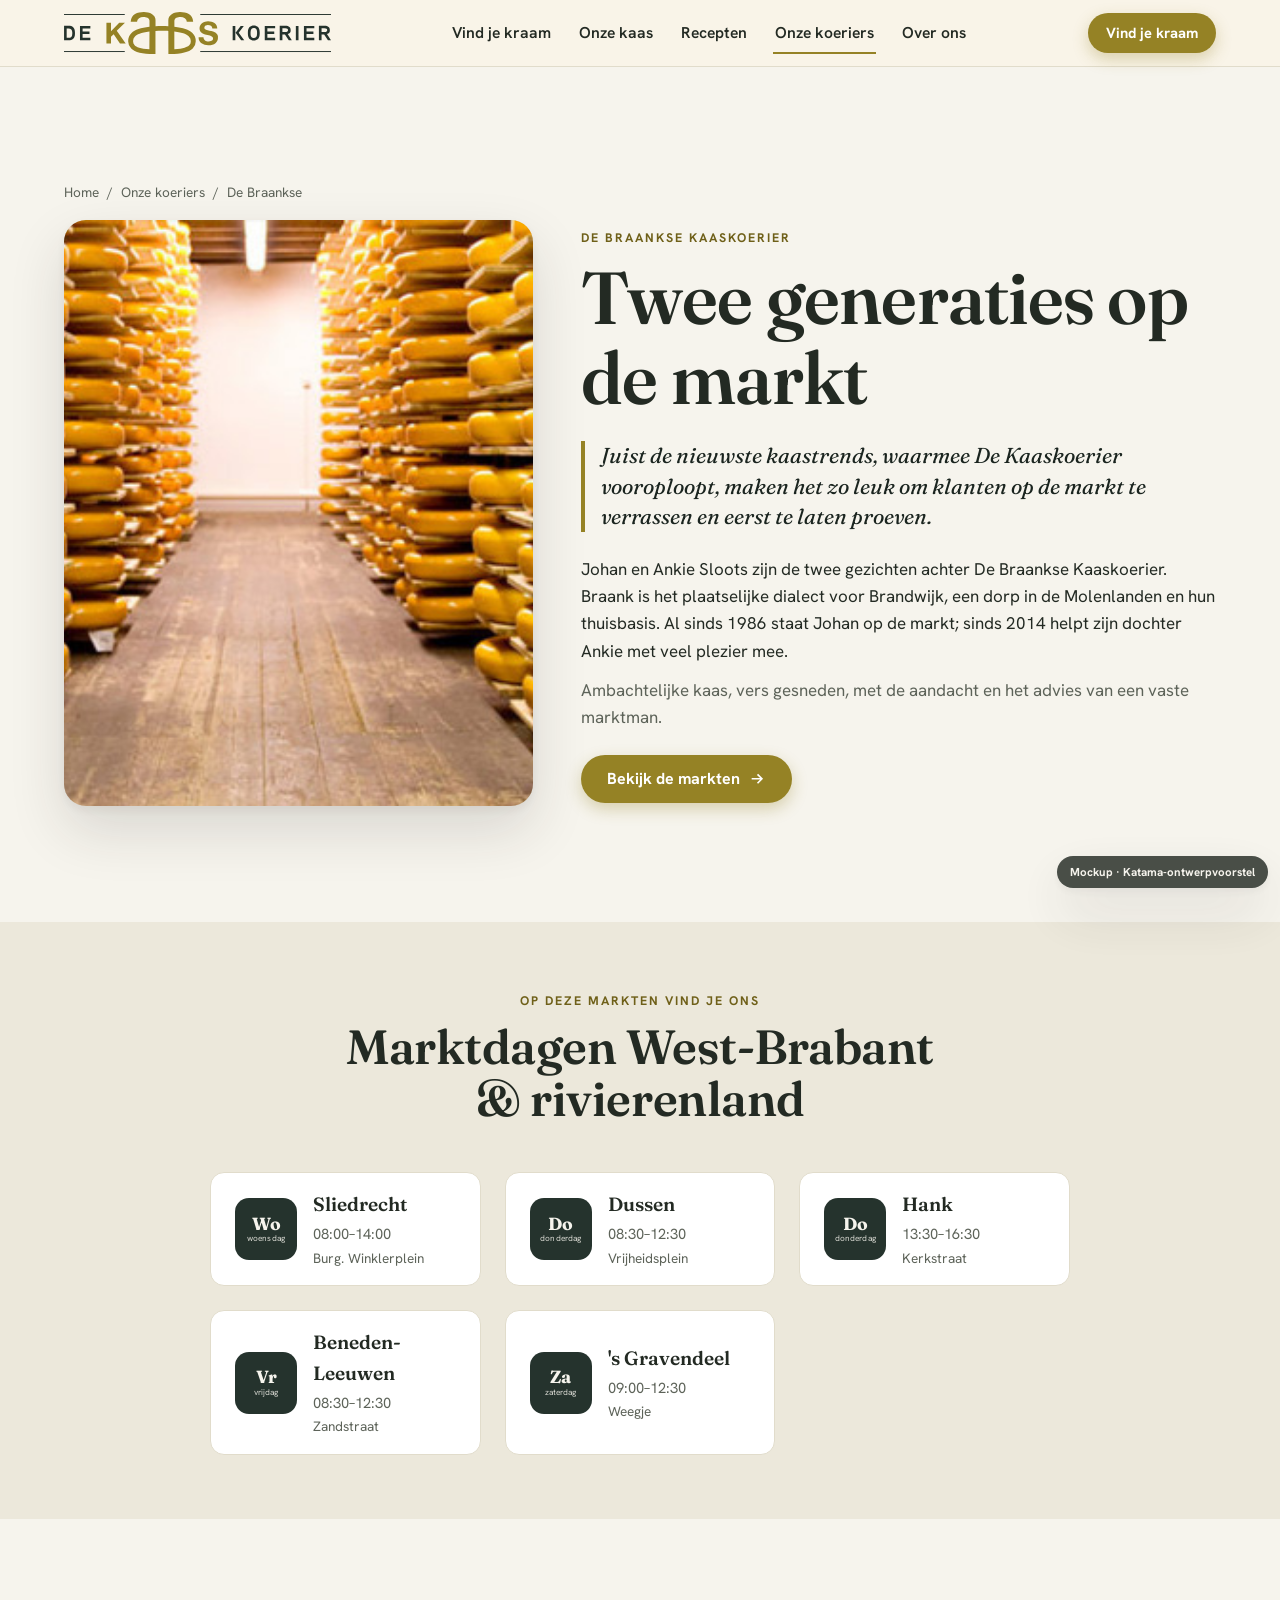
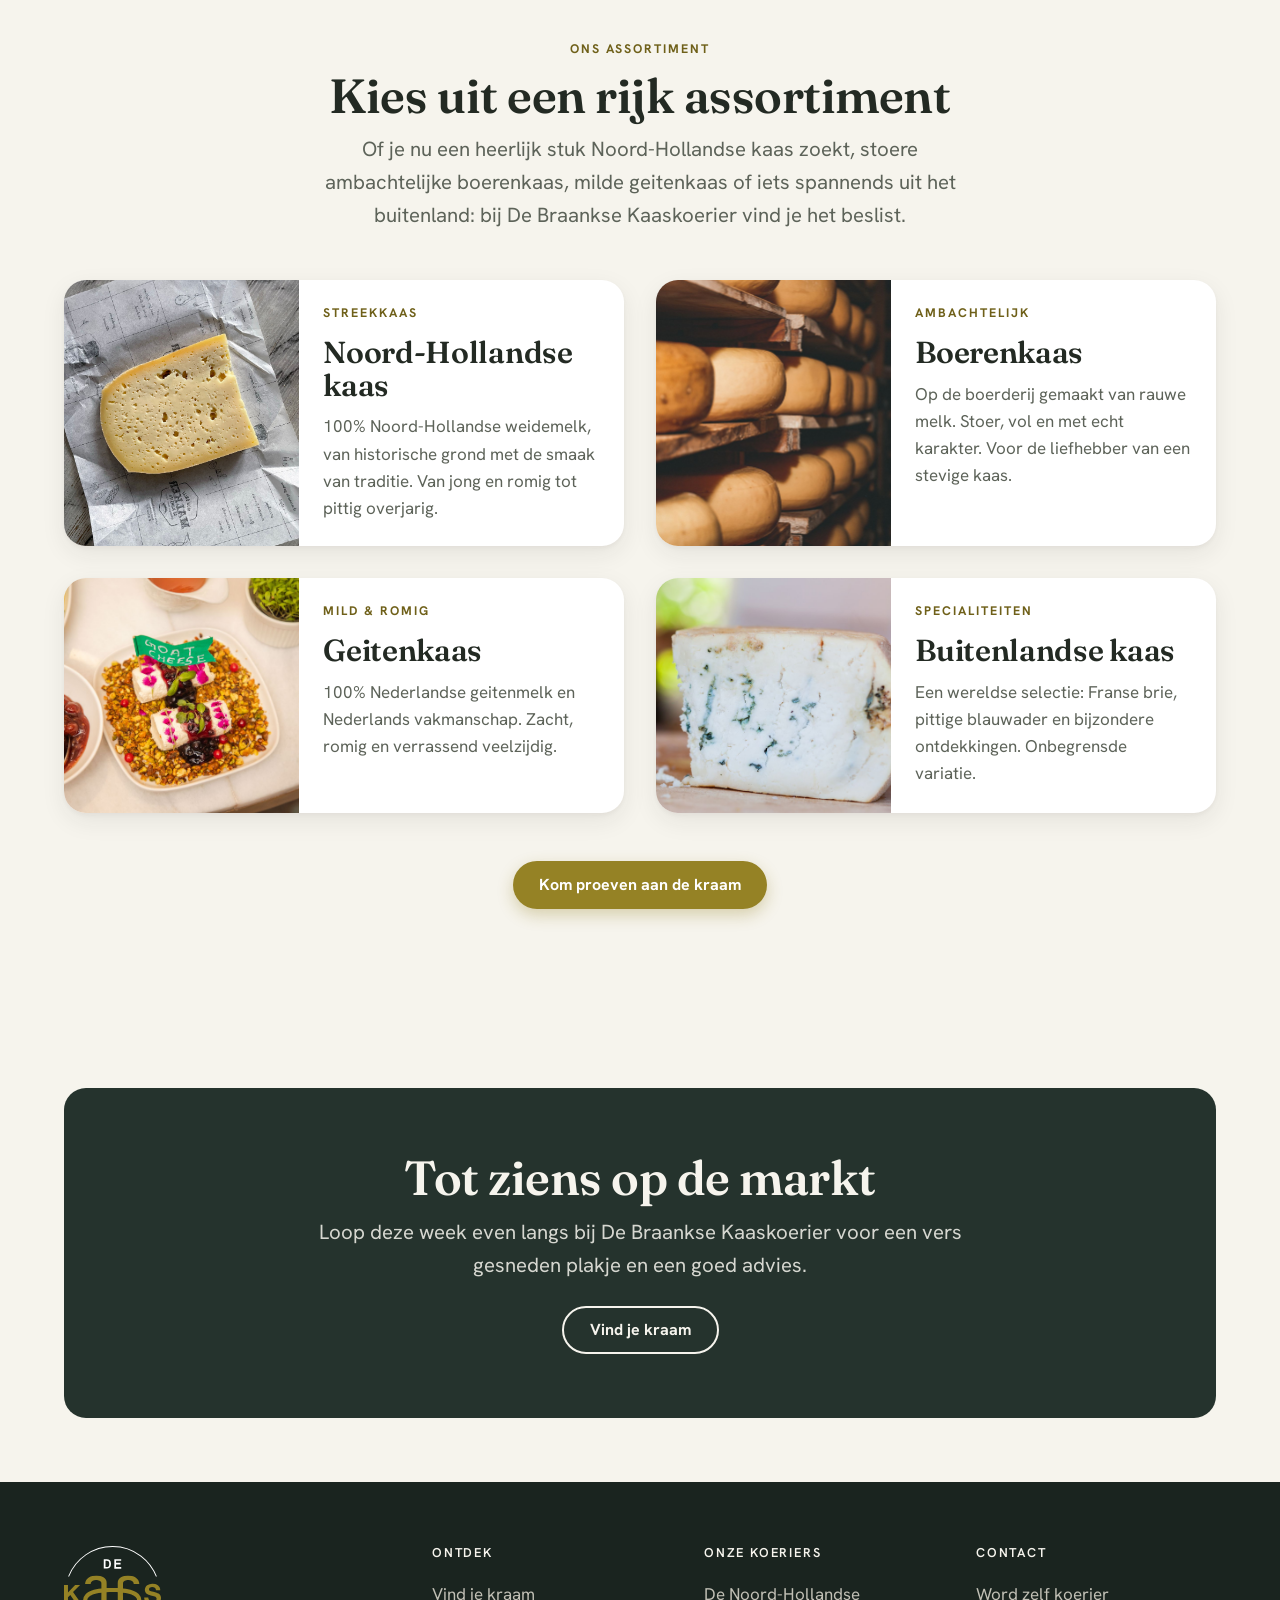
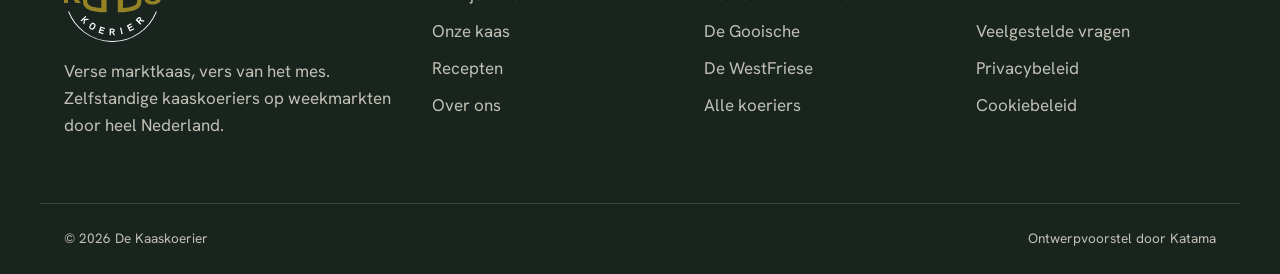
<file: koerier-braankse.html>
<!doctype html>
<html lang="nl">
<head>
<meta charset="utf-8">
<meta name="viewport" content="width=device-width, initial-scale=1">
<link rel="icon" href="favicon.png" type="image/png">
<title>De Braankse Kaaskoerier — Johan en Ankie Sloots | De Kaaskoerier</title>
<meta name="description" content="De Braankse Kaaskoerier staat op de markt in de dorpen rond de Biesbosch en het rivierenland. Verse kaas en persoonlijk advies aan de kraam.">
<link rel="preconnect" href="https://fonts.googleapis.com">
<link rel="preconnect" href="https://fonts.gstatic.com" crossorigin>
<link rel="stylesheet" href="assets/css/style.css">
<script type="application/ld+json">
{"@context":"https://schema.org","@type":"LocalBusiness","name":"De Braankse Kaaskoerier","parentOrganization":{"@type":"Organization","name":"De Kaaskoerier"},"areaServed":["Sliedrecht","Dussen","Hank","Beneden-Leeuwen","'s Gravendeel"]}
</script>
</head>
<body>

<header class="site-header">
  <div class="wrap nav">
    <a class="brand" href="index.html" aria-label="De Kaaskoerier home"><img src="assets/img/logo-header.svg" alt="De Kaaskoerier" class="brand-logo"></a>
    <nav class="nav-links" aria-label="Hoofdmenu">
      <a href="vind-je-kraam.html">Vind je kraam</a><a href="index.html#kaas">Onze kaas</a><a href="index.html#recepten">Recepten</a><a href="koeriers.html" class="active">Onze koeriers</a><a href="index.html#over">Over ons</a>
    </nav>
    <div class="nav-actions">
      <a class="btn btn--primary btn--sm" href="vind-je-kraam.html">Vind je kraam</a>
      <button class="menu-toggle" aria-label="Menu" aria-expanded="false"><span></span><span></span><span></span></button>
    </div>
  </div>
  <nav class="mobile-menu" aria-label="Mobiel menu">
    <a href="vind-je-kraam.html">Vind je kraam</a><a href="index.html#kaas">Onze kaas</a><a href="index.html#recepten">Recepten</a><a href="koeriers.html">Onze koeriers</a><a href="index.html#over">Over ons</a>
  </nav>
</header>

<!-- PROFIEL HERO -->
<section class="section">
  <div class="wrap">
    <div class="breadcrumb" style="color:var(--ink-soft)"><a href="index.html">Home</a> <span>/</span> <a href="koeriers.html">Onze koeriers</a> <span>/</span> <span>De Braankse</span></div>
    <div class="profile-hero" style="margin-top:var(--s4)">
      <div class="profile-portrait reveal"><img src="assets/img/koerier-braankse.jpg" alt="Rijpende kaaswielen van De Braankse Kaaskoerier" data-fallback="Braankse"></div>
      <div class="reveal">
        <span class="eyebrow">de braankse kaaskoerier</span>
        <h1 style="margin-top:var(--s2)">Twee generaties op de markt</h1>
        <blockquote style="font-family:var(--display);font-style:italic;font-size:1.35rem;line-height:1.4;color:var(--green-deep);border-left:4px solid var(--gold);padding-left:var(--s4);margin:var(--s5) 0">Juist de nieuwste kaastrends, waarmee De Kaaskoerier vooroploopt, maken het zo leuk om klanten op de markt te verrassen en eerst te laten proeven.</blockquote>
        <p>Johan en Ankie Sloots zijn de twee gezichten achter De Braankse Kaaskoerier. Braank is het plaatselijke dialect voor Brandwijk, een dorp in de Molenlanden en hun thuisbasis. Al sinds 1986 staat Johan op de markt; sinds 2014 helpt zijn dochter Ankie met veel plezier mee.</p>
        <p class="muted" style="margin-top:var(--s3)">Ambachtelijke kaas, vers gesneden, met de aandacht en het advies van een vaste marktman.</p>
        <a class="btn btn--primary" style="margin-top:var(--s5)" href="vind-je-kraam.html">Bekijk de markten
          <svg viewBox="0 0 24 24" fill="none" stroke="currentColor" stroke-width="2.2"><path d="M5 12h14M13 6l6 6-6 6"/></svg></a>
      </div>
    </div>
  </div>
</section>

<!-- MARKTDAGEN -->
<section class="section--tight bg-cream2">
  <div class="wrap">
    <div class="section-head center"><span class="eyebrow">op deze markten vind je ons</span><h2>Marktdagen West-Brabant & rivierenland</h2></div>
    <div class="grid cols-3" style="max-width:860px;margin-inline:auto">
      <div class="market-row" style="grid-template-columns:auto 1fr"><div class="day-badge"><span class="d">Wo</span><span class="t">woensdag</span></div><div><div class="place">Sliedrecht</div><div class="meta"><span>08:00–14:00</span></div><div class="muted" style="font-size:.85rem;margin-top:2px">Burg. Winklerplein</div></div></div>
      <div class="market-row" style="grid-template-columns:auto 1fr"><div class="day-badge"><span class="d">Do</span><span class="t">donderdag</span></div><div><div class="place">Dussen</div><div class="meta"><span>08:30–12:30</span></div><div class="muted" style="font-size:.85rem;margin-top:2px">Vrijheidsplein</div></div></div>
      <div class="market-row" style="grid-template-columns:auto 1fr"><div class="day-badge"><span class="d">Do</span><span class="t">donderdag</span></div><div><div class="place">Hank</div><div class="meta"><span>13:30–16:30</span></div><div class="muted" style="font-size:.85rem;margin-top:2px">Kerkstraat</div></div></div>
      <div class="market-row" style="grid-template-columns:auto 1fr"><div class="day-badge"><span class="d">Vr</span><span class="t">vrijdag</span></div><div><div class="place">Beneden-Leeuwen</div><div class="meta"><span>08:30–12:30</span></div><div class="muted" style="font-size:.85rem;margin-top:2px">Zandstraat</div></div></div>
      <div class="market-row" style="grid-template-columns:auto 1fr"><div class="day-badge"><span class="d">Za</span><span class="t">zaterdag</span></div><div><div class="place">'s Gravendeel</div><div class="meta"><span>09:00–12:30</span></div><div class="muted" style="font-size:.85rem;margin-top:2px">Weegje</div></div></div>
    </div>
  </div>
</section>

<!-- ASSORTIMENT -->
<section class="section" id="assortiment">
  <div class="wrap">
    <div class="section-head center">
      <span class="eyebrow">ons assortiment</span>
      <h2>Kies uit een rijk assortiment</h2>
      <p class="lead">Of je nu een heerlijk stuk Noord-Hollandse kaas zoekt, stoere ambachtelijke boerenkaas, milde geitenkaas of iets spannends uit het buitenland: bij De Braankse Kaaskoerier vind je het beslist.</p>
    </div>
    <div class="grid cols-2" style="gap:var(--s6)">
      <article class="card reveal" style="flex-direction:row">
        <div class="card-media" style="aspect-ratio:1;width:42%;flex:none"><img src="assets/img/kaas-noord-hollandse.jpg" alt="Noord-Hollandse kaas" data-fallback="NH-kaas"></div>
        <div class="card-body"><span class="eyebrow">streekkaas</span><h3 style="margin:4px 0">Noord-Hollandse kaas</h3><p class="muted">100% Noord-Hollandse weidemelk, van historische grond met de smaak van traditie. Van jong en romig tot pittig overjarig.</p></div>
      </article>
      <article class="card reveal" style="flex-direction:row">
        <div class="card-media" style="aspect-ratio:1;width:42%;flex:none"><img src="assets/img/kaas-boeren.jpg" alt="Boerenkaas" data-fallback="boeren"></div>
        <div class="card-body"><span class="eyebrow">ambachtelijk</span><h3 style="margin:4px 0">Boerenkaas</h3><p class="muted">Op de boerderij gemaakt van rauwe melk. Stoer, vol en met echt karakter. Voor de liefhebber van een stevige kaas.</p></div>
      </article>
      <article class="card reveal" style="flex-direction:row">
        <div class="card-media" style="aspect-ratio:1;width:42%;flex:none"><img src="assets/img/kaas-geiten.jpg" alt="Geitenkaas" data-fallback="geiten"></div>
        <div class="card-body"><span class="eyebrow">mild &amp; romig</span><h3 style="margin:4px 0">Geitenkaas</h3><p class="muted">100% Nederlandse geitenmelk en Nederlands vakmanschap. Zacht, romig en verrassend veelzijdig.</p></div>
      </article>
      <article class="card reveal" style="flex-direction:row">
        <div class="card-media" style="aspect-ratio:1;width:42%;flex:none"><img src="assets/img/kaas-buitenlands.jpg" alt="Buitenlandse kaas" data-fallback="buitenlands"></div>
        <div class="card-body"><span class="eyebrow">specialiteiten</span><h3 style="margin:4px 0">Buitenlandse kaas</h3><p class="muted">Een wereldse selectie: Franse brie, pittige blauwader en bijzondere ontdekkingen. Onbegrensde variatie.</p></div>
      </article>
    </div>
    <div class="center" style="margin-top:var(--s7)"><a class="btn btn--primary" href="vind-je-kraam.html">Kom proeven aan de kraam</a></div>
  </div>
</section>

<!-- CTA -->
<section class="section--tight">
  <div class="wrap"><div class="cta-band reveal">
    <h2>Tot ziens op de markt</h2>
    <p class="lead" style="margin-inline:auto">Loop deze week even langs bij De Braankse Kaaskoerier voor een vers gesneden plakje en een goed advies.</p>
    <a class="btn btn--ghost" style="margin-top:var(--s5)" href="vind-je-kraam.html">Vind je kraam</a>
  </div></div>
</section>

<footer class="site-footer">
  <div class="wrap footer-grid">
    <div><div class="footer-logo"><img src="assets/img/logo-wit.svg" alt="De Kaaskoerier"></div><p>Verse marktkaas, vers van het mes. Zelfstandige kaaskoeriers op weekmarkten door heel Nederland.</p></div>
    <div><h4>Ontdek</h4><a href="vind-je-kraam.html">Vind je kraam</a><a href="index.html#kaas">Onze kaas</a><a href="index.html#recepten">Recepten</a><a href="index.html#over">Over ons</a></div>
    <div><h4>Onze koeriers</h4><a href="koerier-matteo.html">De Noord-Hollandse</a><a href="#">De Gooische</a><a href="#">De WestFriese</a><a href="#">Alle koeriers</a></div>
    <div><h4>Contact</h4><a href="#">Word zelf koerier</a><a href="#">Veelgestelde vragen</a><a href="#">Privacybeleid</a><a href="#">Cookiebeleid</a></div>
  </div>
  <div class="wrap footer-bottom"><span>© 2026 De Kaaskoerier</span><span>Ontwerpvoorstel door Katama</span></div>
</footer>

<div class="demo-flag">Mockup · Katama-ontwerpvoorstel</div>
<script src="assets/app.js"></script>
</body>
</html>
</file>
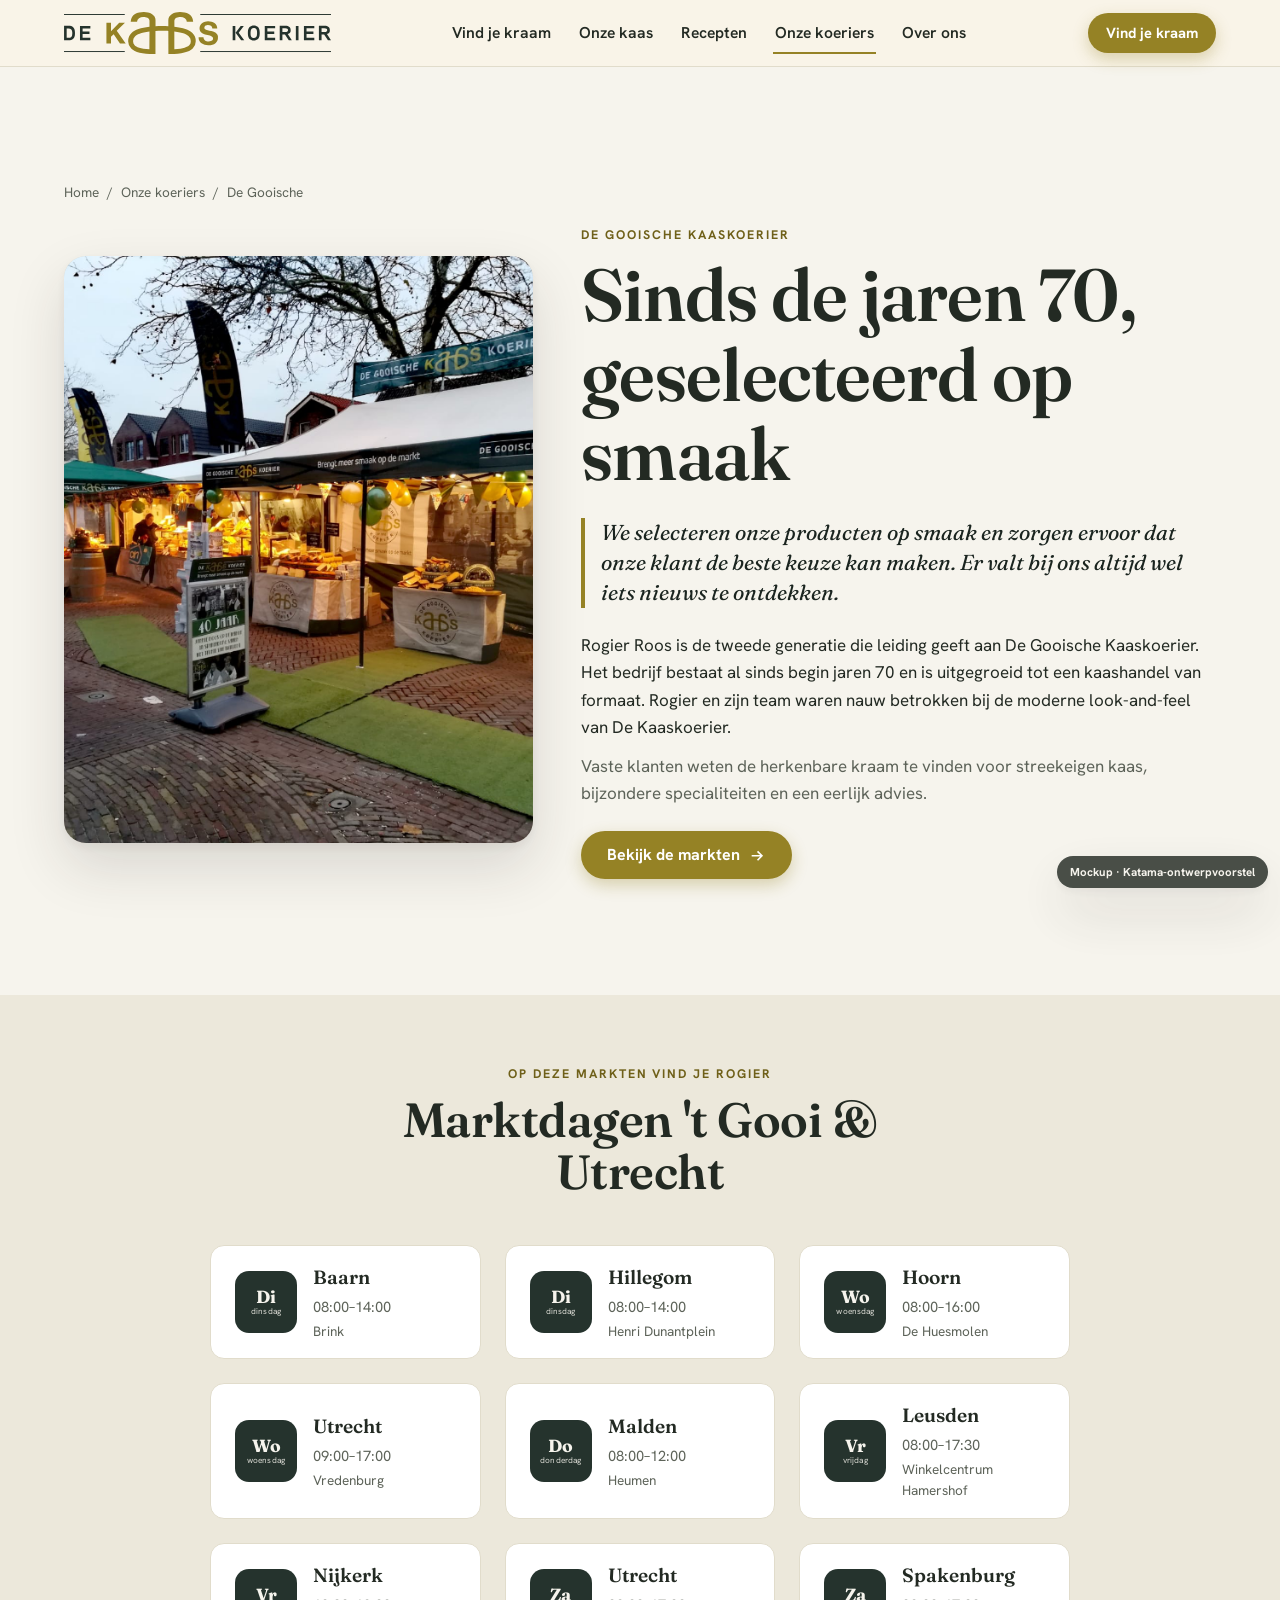
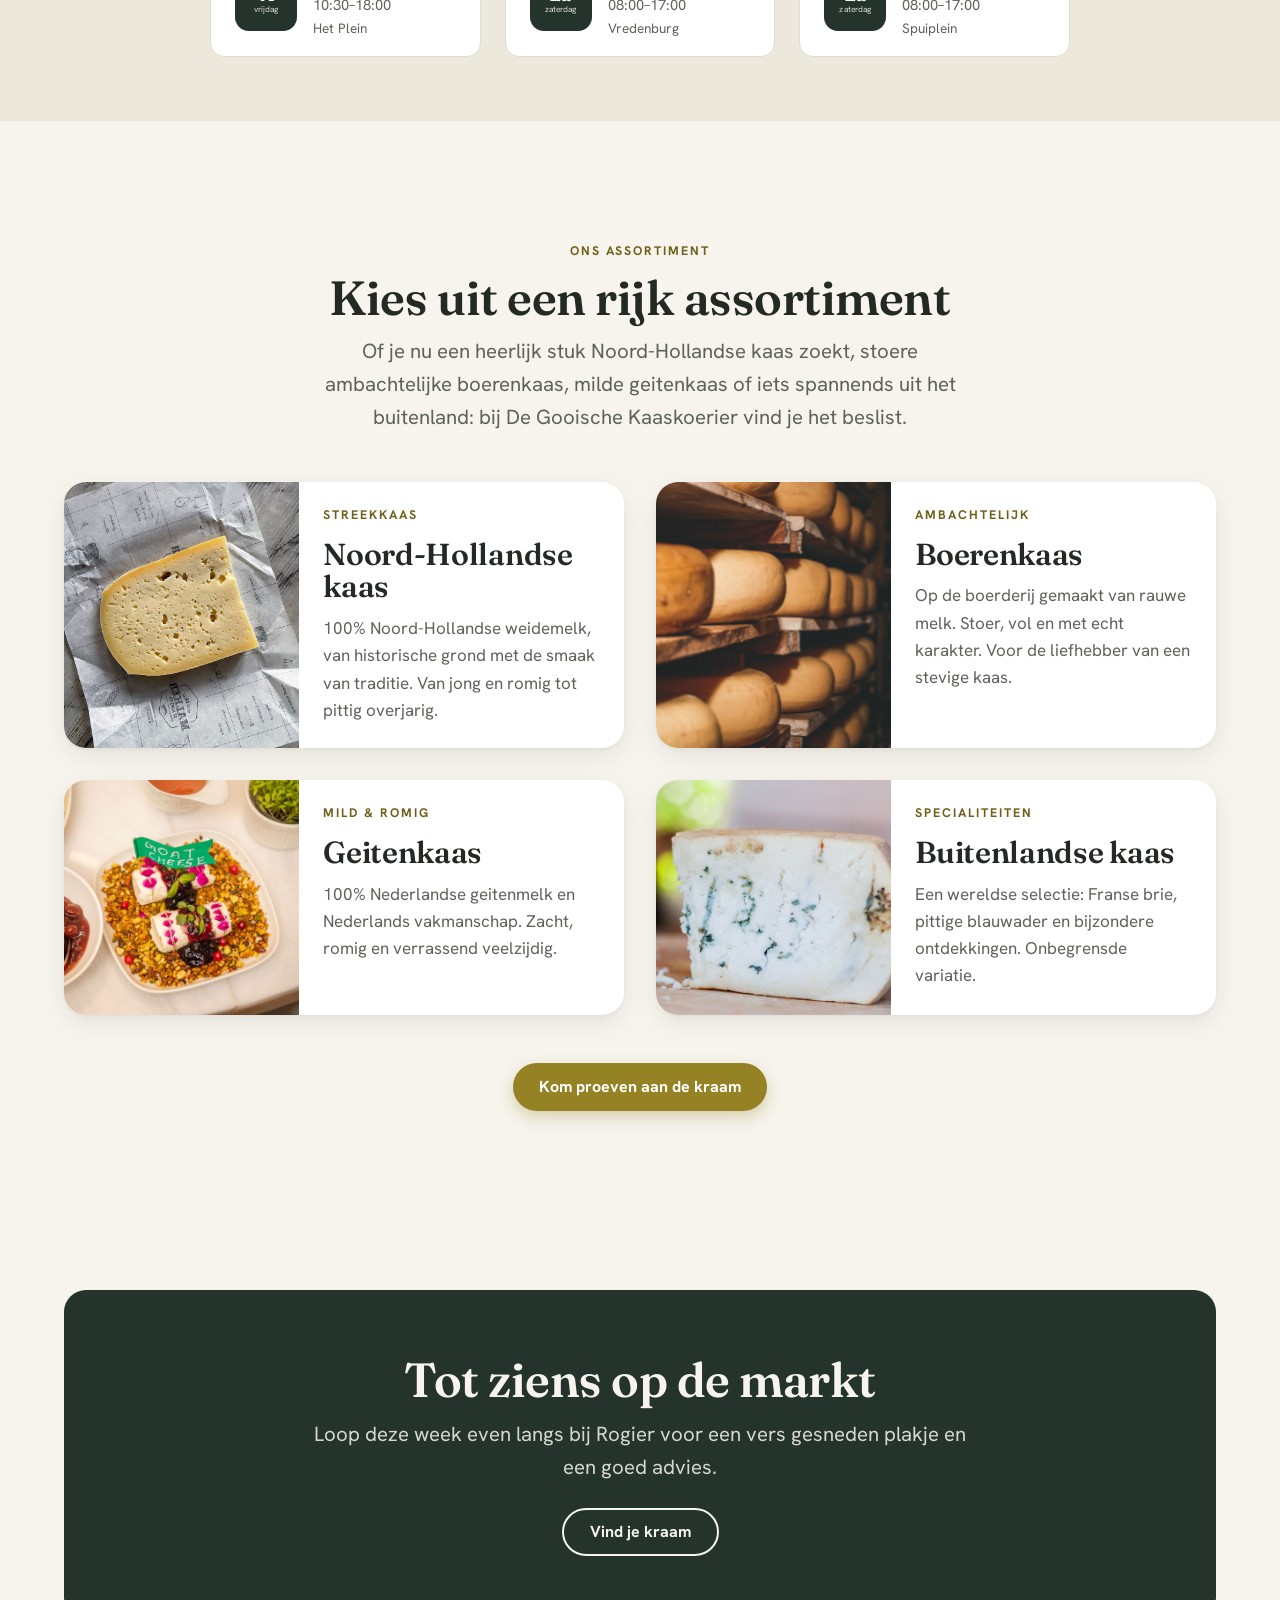
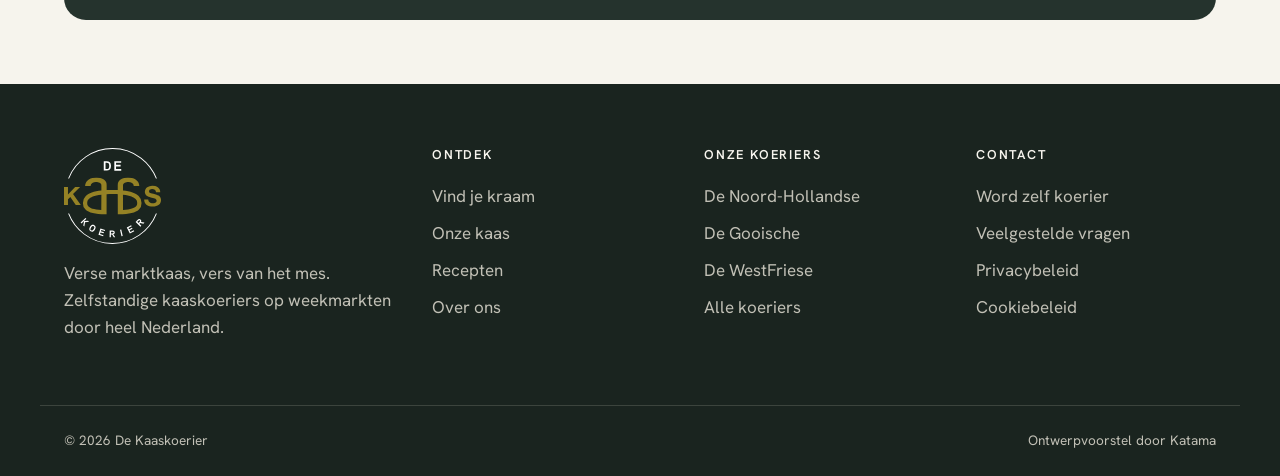
<file: koerier-gooische.html>
<!doctype html>
<html lang="nl">
<head>
<meta charset="utf-8">
<meta name="viewport" content="width=device-width, initial-scale=1">
<link rel="icon" href="favicon.png" type="image/png">
<title>De Gooische Kaaskoerier — Rogier Roos | De Kaaskoerier</title>
<meta name="description" content="De Gooische Kaaskoerier staat op de markt van Baarn tot Spakenburg, met de zaterdagmarkt op het Vredenburg in Utrecht. Verse kaas en persoonlijk advies aan de kraam.">
<link rel="preconnect" href="https://fonts.googleapis.com">
<link rel="preconnect" href="https://fonts.gstatic.com" crossorigin>
<link rel="stylesheet" href="assets/css/style.css">
<script type="application/ld+json">
{
  "@context":"https://schema.org",
  "@type":"LocalBusiness",
  "name":"De Gooische Kaaskoerier",
  "parentOrganization":{"@type":"Organization","name":"De Kaaskoerier"},
  "areaServed":["Baarn","Hillegom","Hoorn","Utrecht","Malden","Leusden","Nijkerk","Spakenburg"]
}
</script>
</head>
<body>

<header class="site-header">
  <div class="wrap nav">
    <a class="brand" href="index.html" aria-label="De Kaaskoerier home"><img src="assets/img/logo-header.svg" alt="De Kaaskoerier" class="brand-logo"></a>
    <nav class="nav-links" aria-label="Hoofdmenu">
      <a href="vind-je-kraam.html">Vind je kraam</a><a href="index.html#kaas">Onze kaas</a><a href="index.html#recepten">Recepten</a><a href="koeriers.html" class="active">Onze koeriers</a><a href="index.html#over">Over ons</a>
    </nav>
    <div class="nav-actions">
      <a class="btn btn--primary btn--sm" href="vind-je-kraam.html">Vind je kraam</a>
      <button class="menu-toggle" aria-label="Menu" aria-expanded="false"><span></span><span></span><span></span></button>
    </div>
  </div>
  <nav class="mobile-menu" aria-label="Mobiel menu">
    <a href="vind-je-kraam.html">Vind je kraam</a><a href="index.html#kaas">Onze kaas</a><a href="index.html#recepten">Recepten</a><a href="koeriers.html">Onze koeriers</a><a href="index.html#over">Over ons</a>
  </nav>
</header>

<!-- PROFIEL HERO -->
<section class="section">
  <div class="wrap">
    <div class="breadcrumb" style="color:var(--ink-soft)"><a href="index.html">Home</a> <span>/</span> <a href="koeriers.html">Onze koeriers</a> <span>/</span> <span>De Gooische</span></div>
    <div class="profile-hero" style="margin-top:var(--s4)">
      <div class="profile-portrait reveal"><img src="assets/img/koerier-gooische.jpg" alt="De kraam van De Gooische Kaaskoerier op de markt" data-fallback="Gooische"></div>
      <div class="reveal">
        <span class="eyebrow">de gooische kaaskoerier</span>
        <h1 style="margin-top:var(--s2)">Sinds de jaren 70, geselecteerd op smaak</h1>
        <blockquote style="font-family:var(--display);font-style:italic;font-size:1.35rem;line-height:1.4;color:var(--green-deep);border-left:4px solid var(--gold);padding-left:var(--s4);margin:var(--s5) 0">We selecteren onze producten op smaak en zorgen ervoor dat onze klant de beste keuze kan maken. Er valt bij ons altijd wel iets nieuws te ontdekken.</blockquote>
        <p>Rogier Roos is de tweede generatie die leiding geeft aan De Gooische Kaaskoerier. Het bedrijf bestaat al sinds begin jaren 70 en is uitgegroeid tot een kaashandel van formaat. Rogier en zijn team waren nauw betrokken bij de moderne look-and-feel van De Kaaskoerier.</p>
        <p class="muted" style="margin-top:var(--s3)">Vaste klanten weten de herkenbare kraam te vinden voor streekeigen kaas, bijzondere specialiteiten en een eerlijk advies.</p>
        <a class="btn btn--primary" style="margin-top:var(--s5)" href="vind-je-kraam.html">Bekijk de markten
          <svg viewBox="0 0 24 24" fill="none" stroke="currentColor" stroke-width="2.2"><path d="M5 12h14M13 6l6 6-6 6"/></svg></a>
      </div>
    </div>
  </div>
</section>

<!-- MARKTDAGEN -->
<section class="section--tight bg-cream2">
  <div class="wrap">
    <div class="section-head center"><span class="eyebrow">op deze markten vind je rogier</span><h2>Marktdagen 't Gooi & Utrecht</h2></div>
    <div class="grid cols-3" style="max-width:860px;margin-inline:auto">
      <div class="market-row" style="grid-template-columns:auto 1fr"><div class="day-badge"><span class="d">Di</span><span class="t">dinsdag</span></div><div><div class="place">Baarn</div><div class="meta"><span>08:00–14:00</span></div><div class="muted" style="font-size:.85rem;margin-top:2px">Brink</div></div></div>
      <div class="market-row" style="grid-template-columns:auto 1fr"><div class="day-badge"><span class="d">Di</span><span class="t">dinsdag</span></div><div><div class="place">Hillegom</div><div class="meta"><span>08:00–14:00</span></div><div class="muted" style="font-size:.85rem;margin-top:2px">Henri Dunantplein</div></div></div>
      <div class="market-row" style="grid-template-columns:auto 1fr"><div class="day-badge"><span class="d">Wo</span><span class="t">woensdag</span></div><div><div class="place">Hoorn</div><div class="meta"><span>08:00–16:00</span></div><div class="muted" style="font-size:.85rem;margin-top:2px">De Huesmolen</div></div></div>
      <div class="market-row" style="grid-template-columns:auto 1fr"><div class="day-badge"><span class="d">Wo</span><span class="t">woensdag</span></div><div><div class="place">Utrecht</div><div class="meta"><span>09:00–17:00</span></div><div class="muted" style="font-size:.85rem;margin-top:2px">Vredenburg</div></div></div>
      <div class="market-row" style="grid-template-columns:auto 1fr"><div class="day-badge"><span class="d">Do</span><span class="t">donderdag</span></div><div><div class="place">Malden</div><div class="meta"><span>08:00–12:00</span></div><div class="muted" style="font-size:.85rem;margin-top:2px">Heumen</div></div></div>
      <div class="market-row" style="grid-template-columns:auto 1fr"><div class="day-badge"><span class="d">Vr</span><span class="t">vrijdag</span></div><div><div class="place">Leusden</div><div class="meta"><span>08:00–17:30</span></div><div class="muted" style="font-size:.85rem;margin-top:2px">Winkelcentrum Hamershof</div></div></div>
      <div class="market-row" style="grid-template-columns:auto 1fr"><div class="day-badge"><span class="d">Vr</span><span class="t">vrijdag</span></div><div><div class="place">Nijkerk</div><div class="meta"><span>10:30–18:00</span></div><div class="muted" style="font-size:.85rem;margin-top:2px">Het Plein</div></div></div>
      <div class="market-row" style="grid-template-columns:auto 1fr"><div class="day-badge"><span class="d">Za</span><span class="t">zaterdag</span></div><div><div class="place">Utrecht</div><div class="meta"><span>08:00–17:00</span></div><div class="muted" style="font-size:.85rem;margin-top:2px">Vredenburg</div></div></div>
      <div class="market-row" style="grid-template-columns:auto 1fr"><div class="day-badge"><span class="d">Za</span><span class="t">zaterdag</span></div><div><div class="place">Spakenburg</div><div class="meta"><span>08:00–17:00</span></div><div class="muted" style="font-size:.85rem;margin-top:2px">Spuiplein</div></div></div>
    </div>
  </div>
</section>

<!-- ASSORTIMENT -->
<section class="section" id="assortiment">
  <div class="wrap">
    <div class="section-head center">
      <span class="eyebrow">ons assortiment</span>
      <h2>Kies uit een rijk assortiment</h2>
      <p class="lead">Of je nu een heerlijk stuk Noord-Hollandse kaas zoekt, stoere ambachtelijke boerenkaas, milde geitenkaas of iets spannends uit het buitenland: bij De Gooische Kaaskoerier vind je het beslist.</p>
    </div>
    <div class="grid cols-2" style="gap:var(--s6)">
      <article class="card reveal" style="flex-direction:row">
        <div class="card-media" style="aspect-ratio:1;width:42%;flex:none"><img src="assets/img/kaas-noord-hollandse.jpg" alt="Noord-Hollandse kaas" data-fallback="NH-kaas"></div>
        <div class="card-body"><span class="eyebrow">streekkaas</span><h3 style="margin:4px 0">Noord-Hollandse kaas</h3><p class="muted">100% Noord-Hollandse weidemelk, van historische grond met de smaak van traditie. Van jong en romig tot pittig overjarig.</p></div>
      </article>
      <article class="card reveal" style="flex-direction:row">
        <div class="card-media" style="aspect-ratio:1;width:42%;flex:none"><img src="assets/img/kaas-boeren.jpg" alt="Boerenkaas" data-fallback="boeren"></div>
        <div class="card-body"><span class="eyebrow">ambachtelijk</span><h3 style="margin:4px 0">Boerenkaas</h3><p class="muted">Op de boerderij gemaakt van rauwe melk. Stoer, vol en met echt karakter. Voor de liefhebber van een stevige kaas.</p></div>
      </article>
      <article class="card reveal" style="flex-direction:row">
        <div class="card-media" style="aspect-ratio:1;width:42%;flex:none"><img src="assets/img/kaas-geiten.jpg" alt="Geitenkaas" data-fallback="geiten"></div>
        <div class="card-body"><span class="eyebrow">mild &amp; romig</span><h3 style="margin:4px 0">Geitenkaas</h3><p class="muted">100% Nederlandse geitenmelk en Nederlands vakmanschap. Zacht, romig en verrassend veelzijdig.</p></div>
      </article>
      <article class="card reveal" style="flex-direction:row">
        <div class="card-media" style="aspect-ratio:1;width:42%;flex:none"><img src="assets/img/kaas-buitenlands.jpg" alt="Buitenlandse kaas" data-fallback="buitenlands"></div>
        <div class="card-body"><span class="eyebrow">specialiteiten</span><h3 style="margin:4px 0">Buitenlandse kaas</h3><p class="muted">Een wereldse selectie: Franse brie, pittige blauwader en bijzondere ontdekkingen. Onbegrensde variatie.</p></div>
      </article>
    </div>
    <div class="center" style="margin-top:var(--s7)"><a class="btn btn--primary" href="vind-je-kraam.html">Kom proeven aan de kraam</a></div>
  </div>
</section>

<!-- CTA -->
<section class="section--tight">
  <div class="wrap"><div class="cta-band reveal">
    <h2>Tot ziens op de markt</h2>
    <p class="lead" style="margin-inline:auto">Loop deze week even langs bij Rogier voor een vers gesneden plakje en een goed advies.</p>
    <a class="btn btn--ghost" style="margin-top:var(--s5)" href="vind-je-kraam.html">Vind je kraam</a>
  </div></div>
</section>

<footer class="site-footer">
  <div class="wrap footer-grid">
    <div><div class="footer-logo"><img src="assets/img/logo-wit.svg" alt="De Kaaskoerier"></div><p>Verse marktkaas, vers van het mes. Zelfstandige kaaskoeriers op weekmarkten door heel Nederland.</p></div>
    <div><h4>Ontdek</h4><a href="vind-je-kraam.html">Vind je kraam</a><a href="index.html#kaas">Onze kaas</a><a href="index.html#recepten">Recepten</a><a href="index.html#over">Over ons</a></div>
    <div><h4>Onze koeriers</h4><a href="koerier-matteo.html">De Noord-Hollandse</a><a href="#">De Gooische</a><a href="#">De WestFriese</a><a href="#">Alle koeriers</a></div>
    <div><h4>Contact</h4><a href="#">Word zelf koerier</a><a href="#">Veelgestelde vragen</a><a href="#">Privacybeleid</a><a href="#">Cookiebeleid</a></div>
  </div>
  <div class="wrap footer-bottom"><span>© 2026 De Kaaskoerier</span><span>Ontwerpvoorstel door Katama</span></div>
</footer>

<div class="demo-flag">Mockup · Katama-ontwerpvoorstel</div>
<script src="assets/app.js"></script>
</body>
</html>
</file>
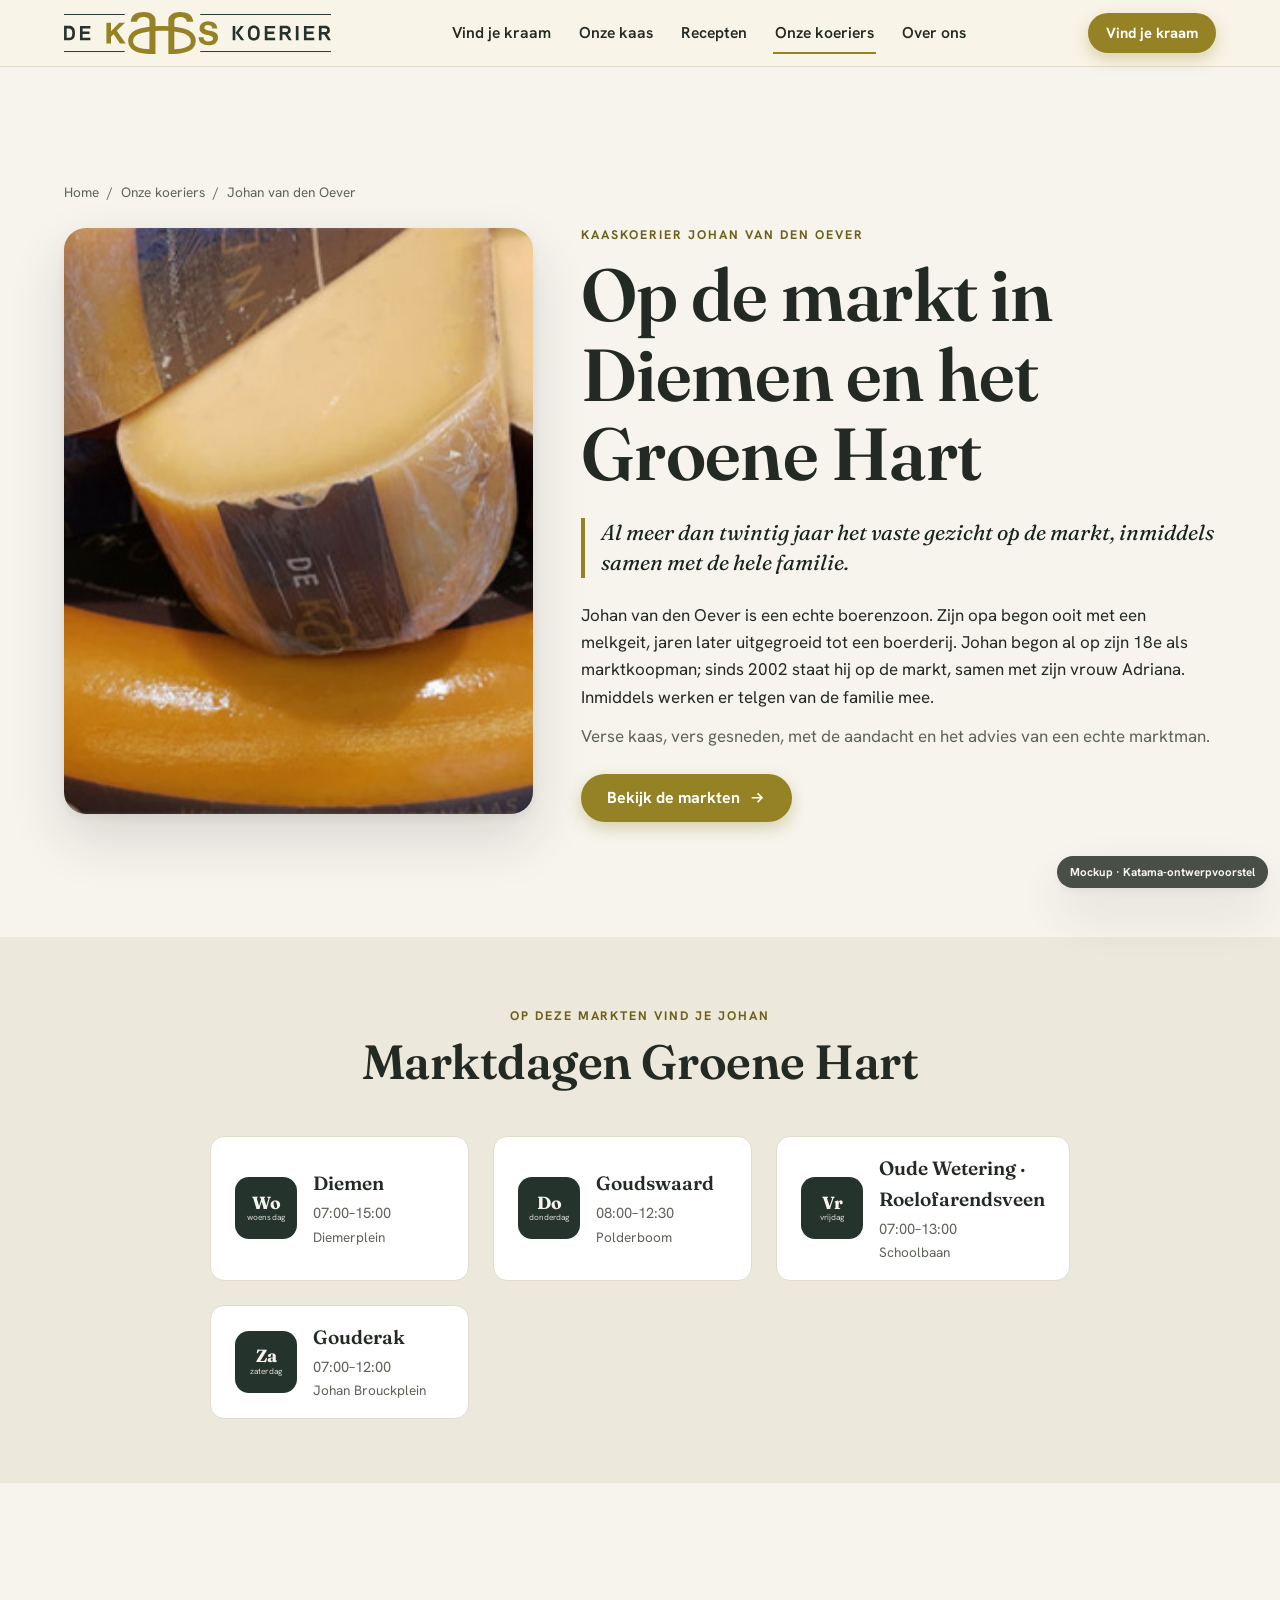
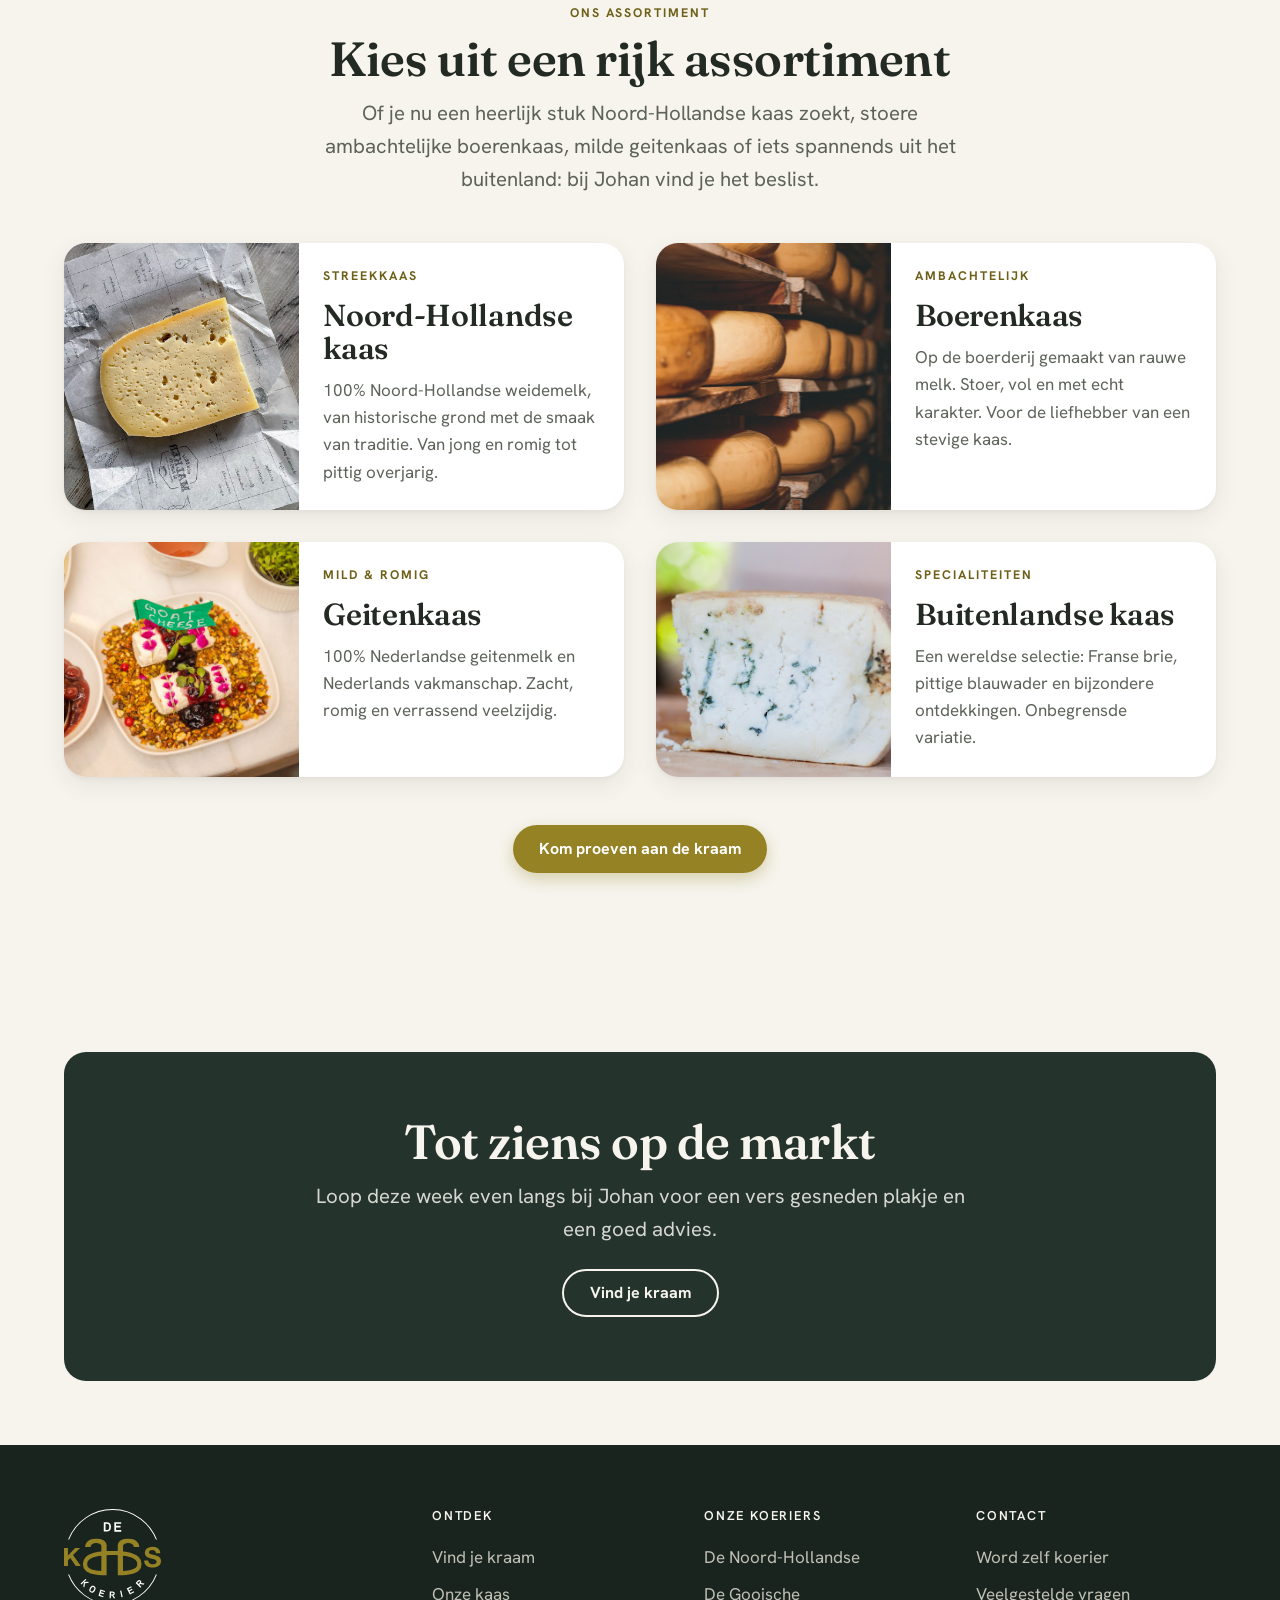
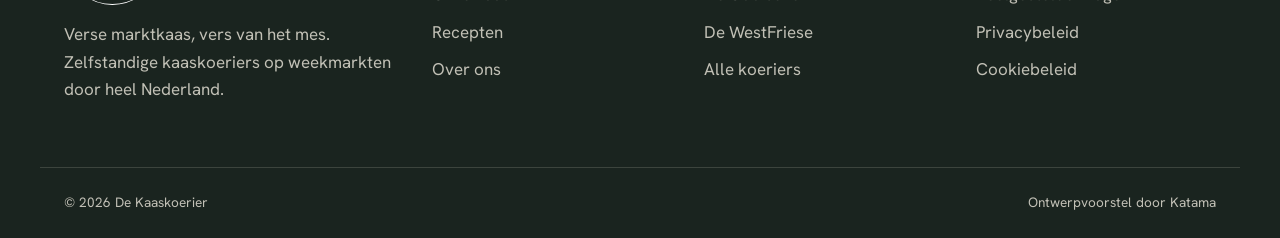
<file: koerier-johan.html>
<!doctype html>
<html lang="nl">
<head>
<meta charset="utf-8">
<meta name="viewport" content="width=device-width, initial-scale=1">
<link rel="icon" href="favicon.png" type="image/png">
<title>Kaaskoerier Johan van den Oever — Groene Hart | De Kaaskoerier</title>
<meta name="description" content="Maak kennis met Johan van den Oever. Op de markt in Diemen en de dorpen van het Groene Hart, met verse kaas en persoonlijk advies aan de kraam.">
<link rel="preconnect" href="https://fonts.googleapis.com">
<link rel="preconnect" href="https://fonts.gstatic.com" crossorigin>
<link rel="stylesheet" href="assets/css/style.css">
<script type="application/ld+json">
{
  "@context":"https://schema.org",
  "@type":"Person",
  "name":"Johan van den Oever",
  "jobTitle":"Kaaskoerier",
  "worksFor":{"@type":"Organization","name":"De Kaaskoerier"},
  "areaServed":["Diemen","Goudswaard","Oude Wetering","Gouderak"]
}
</script>
</head>
<body>

<header class="site-header">
  <div class="wrap nav">
    <a class="brand" href="index.html" aria-label="De Kaaskoerier home"><img src="assets/img/logo-header.svg" alt="De Kaaskoerier" class="brand-logo"></a>
    <nav class="nav-links" aria-label="Hoofdmenu">
      <a href="vind-je-kraam.html">Vind je kraam</a><a href="index.html#kaas">Onze kaas</a><a href="index.html#recepten">Recepten</a><a href="koeriers.html" class="active">Onze koeriers</a><a href="index.html#over">Over ons</a>
    </nav>
    <div class="nav-actions">
      <a class="btn btn--primary btn--sm" href="vind-je-kraam.html">Vind je kraam</a>
      <button class="menu-toggle" aria-label="Menu" aria-expanded="false"><span></span><span></span><span></span></button>
    </div>
  </div>
  <nav class="mobile-menu" aria-label="Mobiel menu">
    <a href="vind-je-kraam.html">Vind je kraam</a><a href="index.html#kaas">Onze kaas</a><a href="index.html#recepten">Recepten</a><a href="koeriers.html">Onze koeriers</a><a href="index.html#over">Over ons</a>
  </nav>
</header>

<!-- PROFIEL HERO -->
<section class="section">
  <div class="wrap">
    <div class="breadcrumb" style="color:var(--ink-soft)"><a href="index.html">Home</a> <span>/</span> <a href="koeriers.html">Onze koeriers</a> <span>/</span> <span>Johan van den Oever</span></div>
    <div class="profile-hero" style="margin-top:var(--s4)">
      <div class="profile-portrait reveal"><img src="assets/img/koerier-johan.jpg" alt="Kaas met merkverpakking van Kaaskoerier Johan van den Oever" data-fallback="Johan van den Oever"></div>
      <div class="reveal">
        <span class="eyebrow">kaaskoerier johan van den oever</span>
        <h1 style="margin-top:var(--s2)">Op de markt in Diemen en het Groene Hart</h1>
        <blockquote style="font-family:var(--display);font-style:italic;font-size:1.35rem;line-height:1.4;color:var(--green-deep);border-left:4px solid var(--gold);padding-left:var(--s4);margin:var(--s5) 0">Al meer dan twintig jaar het vaste gezicht op de markt, inmiddels samen met de hele familie.</blockquote>
        <p>Johan van den Oever is een echte boerenzoon. Zijn opa begon ooit met een melkgeit, jaren later uitgegroeid tot een boerderij. Johan begon al op zijn 18e als marktkoopman; sinds 2002 staat hij op de markt, samen met zijn vrouw Adriana. Inmiddels werken er telgen van de familie mee.</p>
        <p class="muted" style="margin-top:var(--s3)">Verse kaas, vers gesneden, met de aandacht en het advies van een echte marktman.</p>
        <a class="btn btn--primary" style="margin-top:var(--s5)" href="vind-je-kraam.html">Bekijk de markten
          <svg viewBox="0 0 24 24" fill="none" stroke="currentColor" stroke-width="2.2"><path d="M5 12h14M13 6l6 6-6 6"/></svg></a>
      </div>
    </div>
  </div>
</section>

<!-- MARKTDAGEN -->
<section class="section--tight bg-cream2">
  <div class="wrap">
    <div class="section-head center"><span class="eyebrow">op deze markten vind je johan</span><h2>Marktdagen Groene Hart</h2></div>
    <div class="grid cols-3" style="max-width:860px;margin-inline:auto">
      <div class="market-row" style="grid-template-columns:auto 1fr"><div class="day-badge"><span class="d">Wo</span><span class="t">woensdag</span></div><div><div class="place">Diemen</div><div class="meta"><span>07:00–15:00</span></div><div class="muted" style="font-size:.85rem;margin-top:2px">Diemerplein</div></div></div>
      <div class="market-row" style="grid-template-columns:auto 1fr"><div class="day-badge"><span class="d">Do</span><span class="t">donderdag</span></div><div><div class="place">Goudswaard</div><div class="meta"><span>08:00–12:30</span></div><div class="muted" style="font-size:.85rem;margin-top:2px">Polderboom</div></div></div>
      <div class="market-row" style="grid-template-columns:auto 1fr"><div class="day-badge"><span class="d">Vr</span><span class="t">vrijdag</span></div><div><div class="place">Oude Wetering · Roelofarendsveen</div><div class="meta"><span>07:00–13:00</span></div><div class="muted" style="font-size:.85rem;margin-top:2px">Schoolbaan</div></div></div>
      <div class="market-row" style="grid-template-columns:auto 1fr"><div class="day-badge"><span class="d">Za</span><span class="t">zaterdag</span></div><div><div class="place">Gouderak</div><div class="meta"><span>07:00–12:00</span></div><div class="muted" style="font-size:.85rem;margin-top:2px">Johan Brouckplein</div></div></div>
    </div>
  </div>
</section>

<!-- ASSORTIMENT -->
<section class="section" id="assortiment">
  <div class="wrap">
    <div class="section-head center">
      <span class="eyebrow">ons assortiment</span>
      <h2>Kies uit een rijk assortiment</h2>
      <p class="lead">Of je nu een heerlijk stuk Noord-Hollandse kaas zoekt, stoere ambachtelijke boerenkaas, milde geitenkaas of iets spannends uit het buitenland: bij Johan vind je het beslist.</p>
    </div>
    <div class="grid cols-2" style="gap:var(--s6)">
      <article class="card reveal" style="flex-direction:row">
        <div class="card-media" style="aspect-ratio:1;width:42%;flex:none"><img src="assets/img/kaas-noord-hollandse.jpg" alt="Noord-Hollandse kaas" data-fallback="NH-kaas"></div>
        <div class="card-body"><span class="eyebrow">streekkaas</span><h3 style="margin:4px 0">Noord-Hollandse kaas</h3><p class="muted">100% Noord-Hollandse weidemelk, van historische grond met de smaak van traditie. Van jong en romig tot pittig overjarig.</p></div>
      </article>
      <article class="card reveal" style="flex-direction:row">
        <div class="card-media" style="aspect-ratio:1;width:42%;flex:none"><img src="assets/img/kaas-boeren.jpg" alt="Boerenkaas" data-fallback="boeren"></div>
        <div class="card-body"><span class="eyebrow">ambachtelijk</span><h3 style="margin:4px 0">Boerenkaas</h3><p class="muted">Op de boerderij gemaakt van rauwe melk. Stoer, vol en met echt karakter. Voor de liefhebber van een stevige kaas.</p></div>
      </article>
      <article class="card reveal" style="flex-direction:row">
        <div class="card-media" style="aspect-ratio:1;width:42%;flex:none"><img src="assets/img/kaas-geiten.jpg" alt="Geitenkaas" data-fallback="geiten"></div>
        <div class="card-body"><span class="eyebrow">mild &amp; romig</span><h3 style="margin:4px 0">Geitenkaas</h3><p class="muted">100% Nederlandse geitenmelk en Nederlands vakmanschap. Zacht, romig en verrassend veelzijdig.</p></div>
      </article>
      <article class="card reveal" style="flex-direction:row">
        <div class="card-media" style="aspect-ratio:1;width:42%;flex:none"><img src="assets/img/kaas-buitenlands.jpg" alt="Buitenlandse kaas" data-fallback="buitenlands"></div>
        <div class="card-body"><span class="eyebrow">specialiteiten</span><h3 style="margin:4px 0">Buitenlandse kaas</h3><p class="muted">Een wereldse selectie: Franse brie, pittige blauwader en bijzondere ontdekkingen. Onbegrensde variatie.</p></div>
      </article>
    </div>
    <div class="center" style="margin-top:var(--s7)"><a class="btn btn--primary" href="vind-je-kraam.html">Kom proeven aan de kraam</a></div>
  </div>
</section>

<!-- CTA -->
<section class="section--tight">
  <div class="wrap"><div class="cta-band reveal">
    <h2>Tot ziens op de markt</h2>
    <p class="lead" style="margin-inline:auto">Loop deze week even langs bij Johan voor een vers gesneden plakje en een goed advies.</p>
    <a class="btn btn--ghost" style="margin-top:var(--s5)" href="vind-je-kraam.html">Vind je kraam</a>
  </div></div>
</section>

<footer class="site-footer">
  <div class="wrap footer-grid">
    <div><div class="footer-logo"><img src="assets/img/logo-wit.svg" alt="De Kaaskoerier"></div><p>Verse marktkaas, vers van het mes. Zelfstandige kaaskoeriers op weekmarkten door heel Nederland.</p></div>
    <div><h4>Ontdek</h4><a href="vind-je-kraam.html">Vind je kraam</a><a href="index.html#kaas">Onze kaas</a><a href="index.html#recepten">Recepten</a><a href="index.html#over">Over ons</a></div>
    <div><h4>Onze koeriers</h4><a href="koerier-matteo.html">De Noord-Hollandse</a><a href="#">De Gooische</a><a href="#">De WestFriese</a><a href="#">Alle koeriers</a></div>
    <div><h4>Contact</h4><a href="#">Word zelf koerier</a><a href="#">Veelgestelde vragen</a><a href="#">Privacybeleid</a><a href="#">Cookiebeleid</a></div>
  </div>
  <div class="wrap footer-bottom"><span>© 2026 De Kaaskoerier</span><span>Ontwerpvoorstel door Katama</span></div>
</footer>

<div class="demo-flag">Mockup · Katama-ontwerpvoorstel</div>
<script src="assets/app.js"></script>
</body>
</html>
</file>
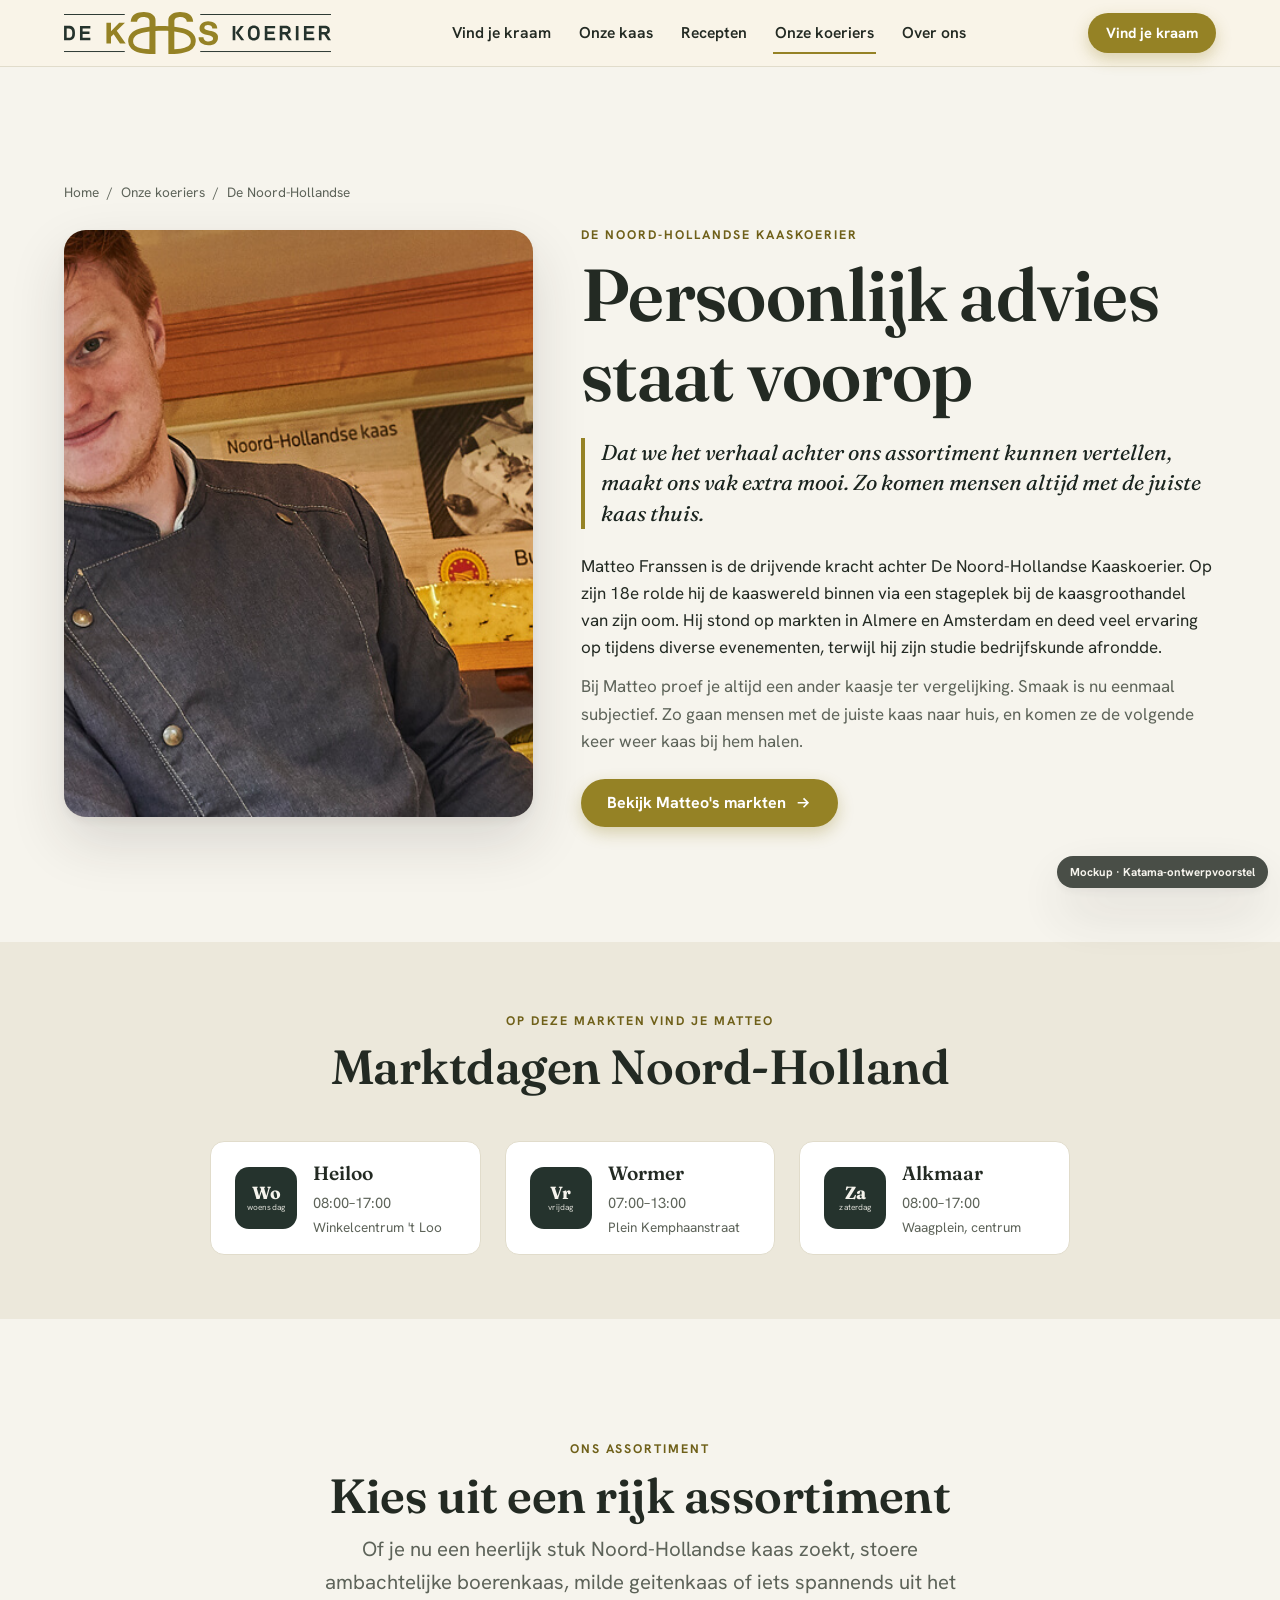
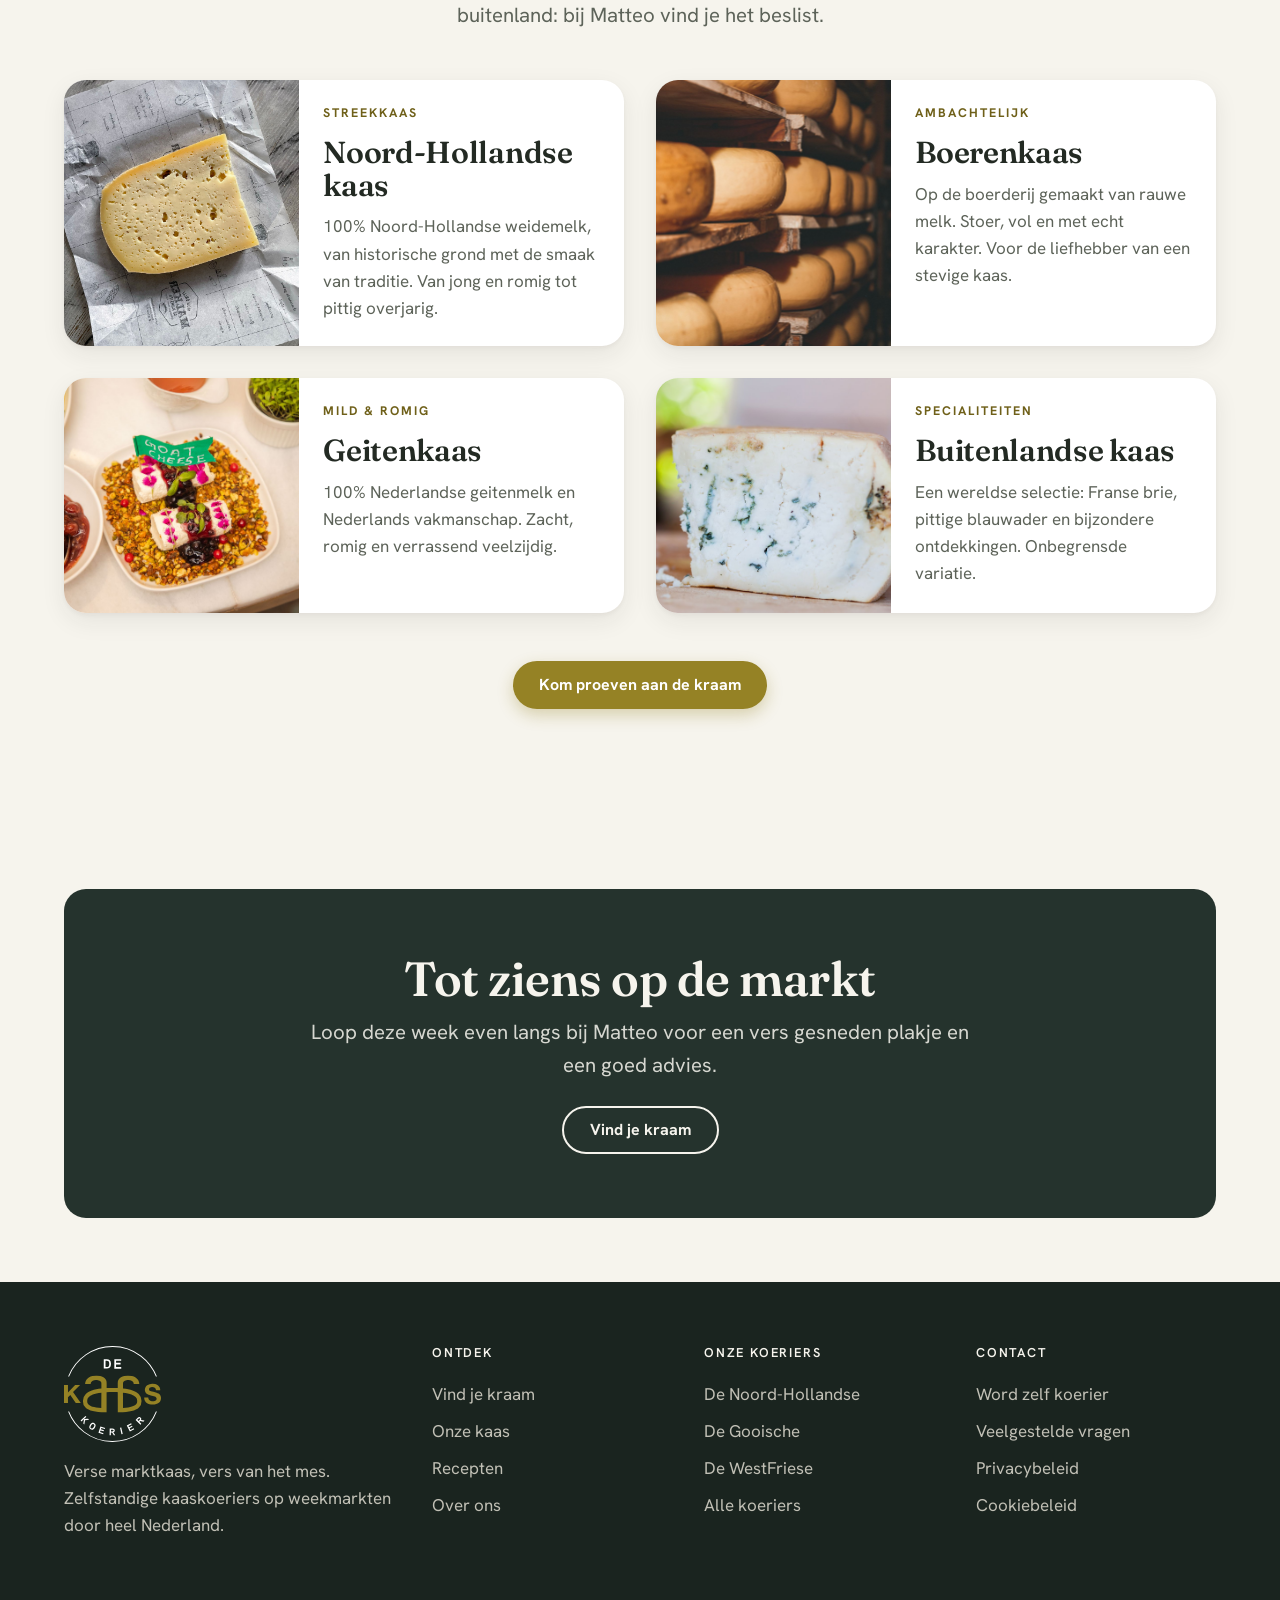
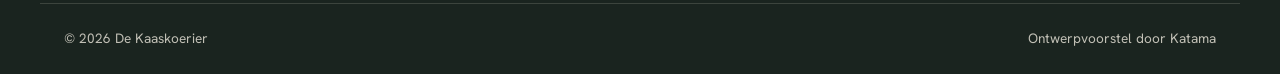
<file: koerier-matteo.html>
<!doctype html>
<html lang="nl">
<head>
<meta charset="utf-8">
<meta name="viewport" content="width=device-width, initial-scale=1">
<link rel="icon" href="favicon.png" type="image/png">
<title>De Noord-Hollandse Kaaskoerier — Matteo Franssen | De Kaaskoerier</title>
<meta name="description" content="Maak kennis met Matteo Franssen van De Noord-Hollandse Kaaskoerier. Persoonlijk advies en verse Noord-Hollandse kaas op de markten in Heiloo, Wormer en Alkmaar.">
<link rel="preconnect" href="https://fonts.googleapis.com">
<link rel="preconnect" href="https://fonts.gstatic.com" crossorigin>
<link rel="stylesheet" href="assets/css/style.css">
<script type="application/ld+json">
{
  "@context":"https://schema.org",
  "@type":"Person",
  "name":"Matteo Franssen",
  "jobTitle":"De Noord-Hollandse Kaaskoerier",
  "worksFor":{"@type":"Organization","name":"De Kaaskoerier"},
  "areaServed":["Heiloo","Wormer","Alkmaar"]
}
</script>
</head>
<body>

<header class="site-header">
  <div class="wrap nav">
    <a class="brand" href="index.html" aria-label="De Kaaskoerier home"><img src="assets/img/logo-header.svg" alt="De Kaaskoerier" class="brand-logo"></a>
    <nav class="nav-links" aria-label="Hoofdmenu">
      <a href="vind-je-kraam.html">Vind je kraam</a><a href="index.html#kaas">Onze kaas</a><a href="index.html#recepten">Recepten</a><a href="koeriers.html" class="active">Onze koeriers</a><a href="index.html#over">Over ons</a>
    </nav>
    <div class="nav-actions">
      <a class="btn btn--primary btn--sm" href="vind-je-kraam.html">Vind je kraam</a>
      <button class="menu-toggle" aria-label="Menu" aria-expanded="false"><span></span><span></span><span></span></button>
    </div>
  </div>
  <nav class="mobile-menu" aria-label="Mobiel menu">
    <a href="vind-je-kraam.html">Vind je kraam</a><a href="index.html#kaas">Onze kaas</a><a href="index.html#recepten">Recepten</a><a href="koeriers.html">Onze koeriers</a><a href="index.html#over">Over ons</a>
  </nav>
</header>

<!-- PROFIEL HERO -->
<section class="section">
  <div class="wrap">
    <div class="breadcrumb" style="color:var(--ink-soft)"><a href="index.html">Home</a> <span>/</span> <a href="koeriers.html">Onze koeriers</a> <span>/</span> <span>De Noord-Hollandse</span></div>
    <div class="profile-hero" style="margin-top:var(--s4)">
      <div class="profile-portrait reveal"><img src="assets/img/matteo-kraam.jpg" alt="Matteo Franssen, De Noord-Hollandse Kaaskoerier, aan de kraam met kaasmes" style="object-position:center 20%" data-fallback="Matteo"></div>
      <div class="reveal">
        <span class="eyebrow">de noord-hollandse kaaskoerier</span>
        <h1 style="margin-top:var(--s2)">Persoonlijk advies staat voorop</h1>
        <blockquote style="font-family:var(--display);font-style:italic;font-size:1.35rem;line-height:1.4;color:var(--green-deep);border-left:4px solid var(--gold);padding-left:var(--s4);margin:var(--s5) 0">Dat we het verhaal achter ons assortiment kunnen vertellen, maakt ons vak extra mooi. Zo komen mensen altijd met de juiste kaas thuis.</blockquote>
        <p>Matteo Franssen is de drijvende kracht achter De Noord-Hollandse Kaaskoerier. Op zijn 18e rolde hij de kaaswereld binnen via een stageplek bij de kaasgroothandel van zijn oom. Hij stond op markten in Almere en Amsterdam en deed veel ervaring op tijdens diverse evenementen, terwijl hij zijn studie bedrijfskunde afrondde.</p>
        <p class="muted" style="margin-top:var(--s3)">Bij Matteo proef je altijd een ander kaasje ter vergelijking. Smaak is nu eenmaal subjectief. Zo gaan mensen met de juiste kaas naar huis, en komen ze de volgende keer weer kaas bij hem halen.</p>
        <a class="btn btn--primary" style="margin-top:var(--s5)" href="markt-alkmaar.html">Bekijk Matteo's markten
          <svg viewBox="0 0 24 24" fill="none" stroke="currentColor" stroke-width="2.2"><path d="M5 12h14M13 6l6 6-6 6"/></svg></a>
      </div>
    </div>
  </div>
</section>

<!-- MARKTDAGEN -->
<section class="section--tight bg-cream2">
  <div class="wrap">
    <div class="section-head center"><span class="eyebrow">op deze markten vind je matteo</span><h2>Marktdagen Noord-Holland</h2></div>
    <div class="grid cols-3" style="max-width:860px;margin-inline:auto">
      <div class="market-row" style="grid-template-columns:auto 1fr"><div class="day-badge"><span class="d">Wo</span><span class="t">woensdag</span></div><div><div class="place">Heiloo</div><div class="meta"><span>08:00–17:00</span></div><div class="muted" style="font-size:.85rem;margin-top:2px">Winkelcentrum 't Loo</div></div></div>
      <div class="market-row" style="grid-template-columns:auto 1fr"><div class="day-badge"><span class="d">Vr</span><span class="t">vrijdag</span></div><div><div class="place">Wormer</div><div class="meta"><span>07:00–13:00</span></div><div class="muted" style="font-size:.85rem;margin-top:2px">Plein Kemphaanstraat</div></div></div>
      <div class="market-row" style="grid-template-columns:auto 1fr"><div class="day-badge"><span class="d">Za</span><span class="t">zaterdag</span></div><div><div class="place">Alkmaar</div><div class="meta"><span>08:00–17:00</span></div><div class="muted" style="font-size:.85rem;margin-top:2px">Waagplein, centrum</div></div></div>
    </div>
  </div>
</section>

<!-- ASSORTIMENT -->
<section class="section" id="assortiment">
  <div class="wrap">
    <div class="section-head center">
      <span class="eyebrow">ons assortiment</span>
      <h2>Kies uit een rijk assortiment</h2>
      <p class="lead">Of je nu een heerlijk stuk Noord-Hollandse kaas zoekt, stoere ambachtelijke boerenkaas, milde geitenkaas of iets spannends uit het buitenland: bij Matteo vind je het beslist.</p>
    </div>
    <div class="grid cols-2" style="gap:var(--s6)">
      <article class="card reveal" style="flex-direction:row">
        <div class="card-media" style="aspect-ratio:1;width:42%;flex:none"><img src="assets/img/kaas-noord-hollandse.jpg" alt="Noord-Hollandse kaas" data-fallback="NH-kaas"></div>
        <div class="card-body"><span class="eyebrow">streekkaas</span><h3 style="margin:4px 0">Noord-Hollandse kaas</h3><p class="muted">100% Noord-Hollandse weidemelk, van historische grond met de smaak van traditie. Van jong en romig tot pittig overjarig.</p></div>
      </article>
      <article class="card reveal" style="flex-direction:row">
        <div class="card-media" style="aspect-ratio:1;width:42%;flex:none"><img src="assets/img/kaas-boeren.jpg" alt="Boerenkaas" data-fallback="boeren"></div>
        <div class="card-body"><span class="eyebrow">ambachtelijk</span><h3 style="margin:4px 0">Boerenkaas</h3><p class="muted">Op de boerderij gemaakt van rauwe melk. Stoer, vol en met echt karakter. Voor de liefhebber van een stevige kaas.</p></div>
      </article>
      <article class="card reveal" style="flex-direction:row">
        <div class="card-media" style="aspect-ratio:1;width:42%;flex:none"><img src="assets/img/kaas-geiten.jpg" alt="Geitenkaas" data-fallback="geiten"></div>
        <div class="card-body"><span class="eyebrow">mild &amp; romig</span><h3 style="margin:4px 0">Geitenkaas</h3><p class="muted">100% Nederlandse geitenmelk en Nederlands vakmanschap. Zacht, romig en verrassend veelzijdig.</p></div>
      </article>
      <article class="card reveal" style="flex-direction:row">
        <div class="card-media" style="aspect-ratio:1;width:42%;flex:none"><img src="assets/img/kaas-buitenlands.jpg" alt="Buitenlandse kaas" data-fallback="buitenlands"></div>
        <div class="card-body"><span class="eyebrow">specialiteiten</span><h3 style="margin:4px 0">Buitenlandse kaas</h3><p class="muted">Een wereldse selectie: Franse brie, pittige blauwader en bijzondere ontdekkingen. Onbegrensde variatie.</p></div>
      </article>
    </div>
    <div class="center" style="margin-top:var(--s7)"><a class="btn btn--primary" href="vind-je-kraam.html">Kom proeven aan de kraam</a></div>
  </div>
</section>

<!-- CTA -->
<section class="section--tight">
  <div class="wrap"><div class="cta-band reveal">
    <h2>Tot ziens op de markt</h2>
    <p class="lead" style="margin-inline:auto">Loop deze week even langs bij Matteo voor een vers gesneden plakje en een goed advies.</p>
    <a class="btn btn--ghost" style="margin-top:var(--s5)" href="vind-je-kraam.html">Vind je kraam</a>
  </div></div>
</section>

<footer class="site-footer">
  <div class="wrap footer-grid">
    <div><div class="footer-logo"><img src="assets/img/logo-wit.svg" alt="De Kaaskoerier"></div><p>Verse marktkaas, vers van het mes. Zelfstandige kaaskoeriers op weekmarkten door heel Nederland.</p></div>
    <div><h4>Ontdek</h4><a href="vind-je-kraam.html">Vind je kraam</a><a href="index.html#kaas">Onze kaas</a><a href="index.html#recepten">Recepten</a><a href="index.html#over">Over ons</a></div>
    <div><h4>Onze koeriers</h4><a href="koerier-matteo.html">De Noord-Hollandse</a><a href="#">De Gooische</a><a href="#">De WestFriese</a><a href="#">Alle koeriers</a></div>
    <div><h4>Contact</h4><a href="#">Word zelf koerier</a><a href="#">Veelgestelde vragen</a><a href="#">Privacybeleid</a><a href="#">Cookiebeleid</a></div>
  </div>
  <div class="wrap footer-bottom"><span>© 2026 De Kaaskoerier</span><span>Ontwerpvoorstel door Katama</span></div>
</footer>

<div class="demo-flag">Mockup · Katama-ontwerpvoorstel</div>
<script src="assets/app.js"></script>
</body>
</html>
</file>
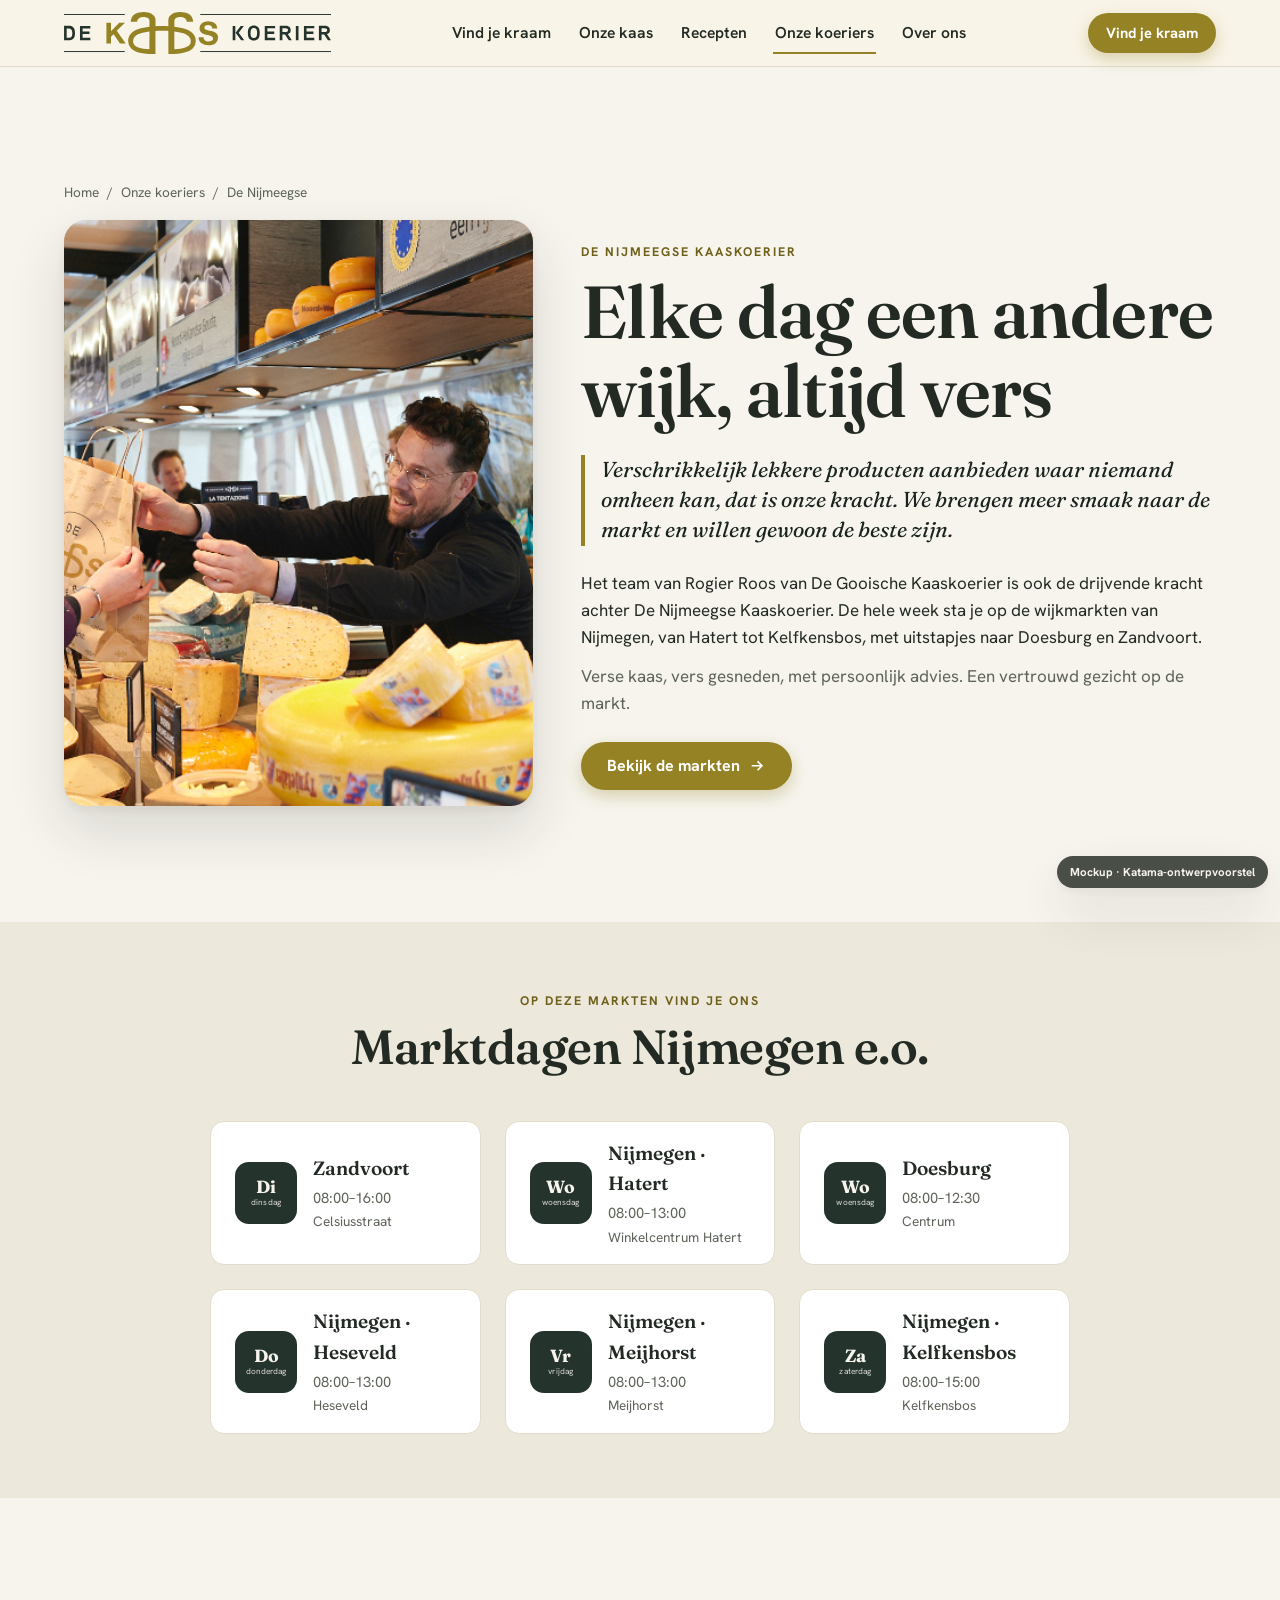
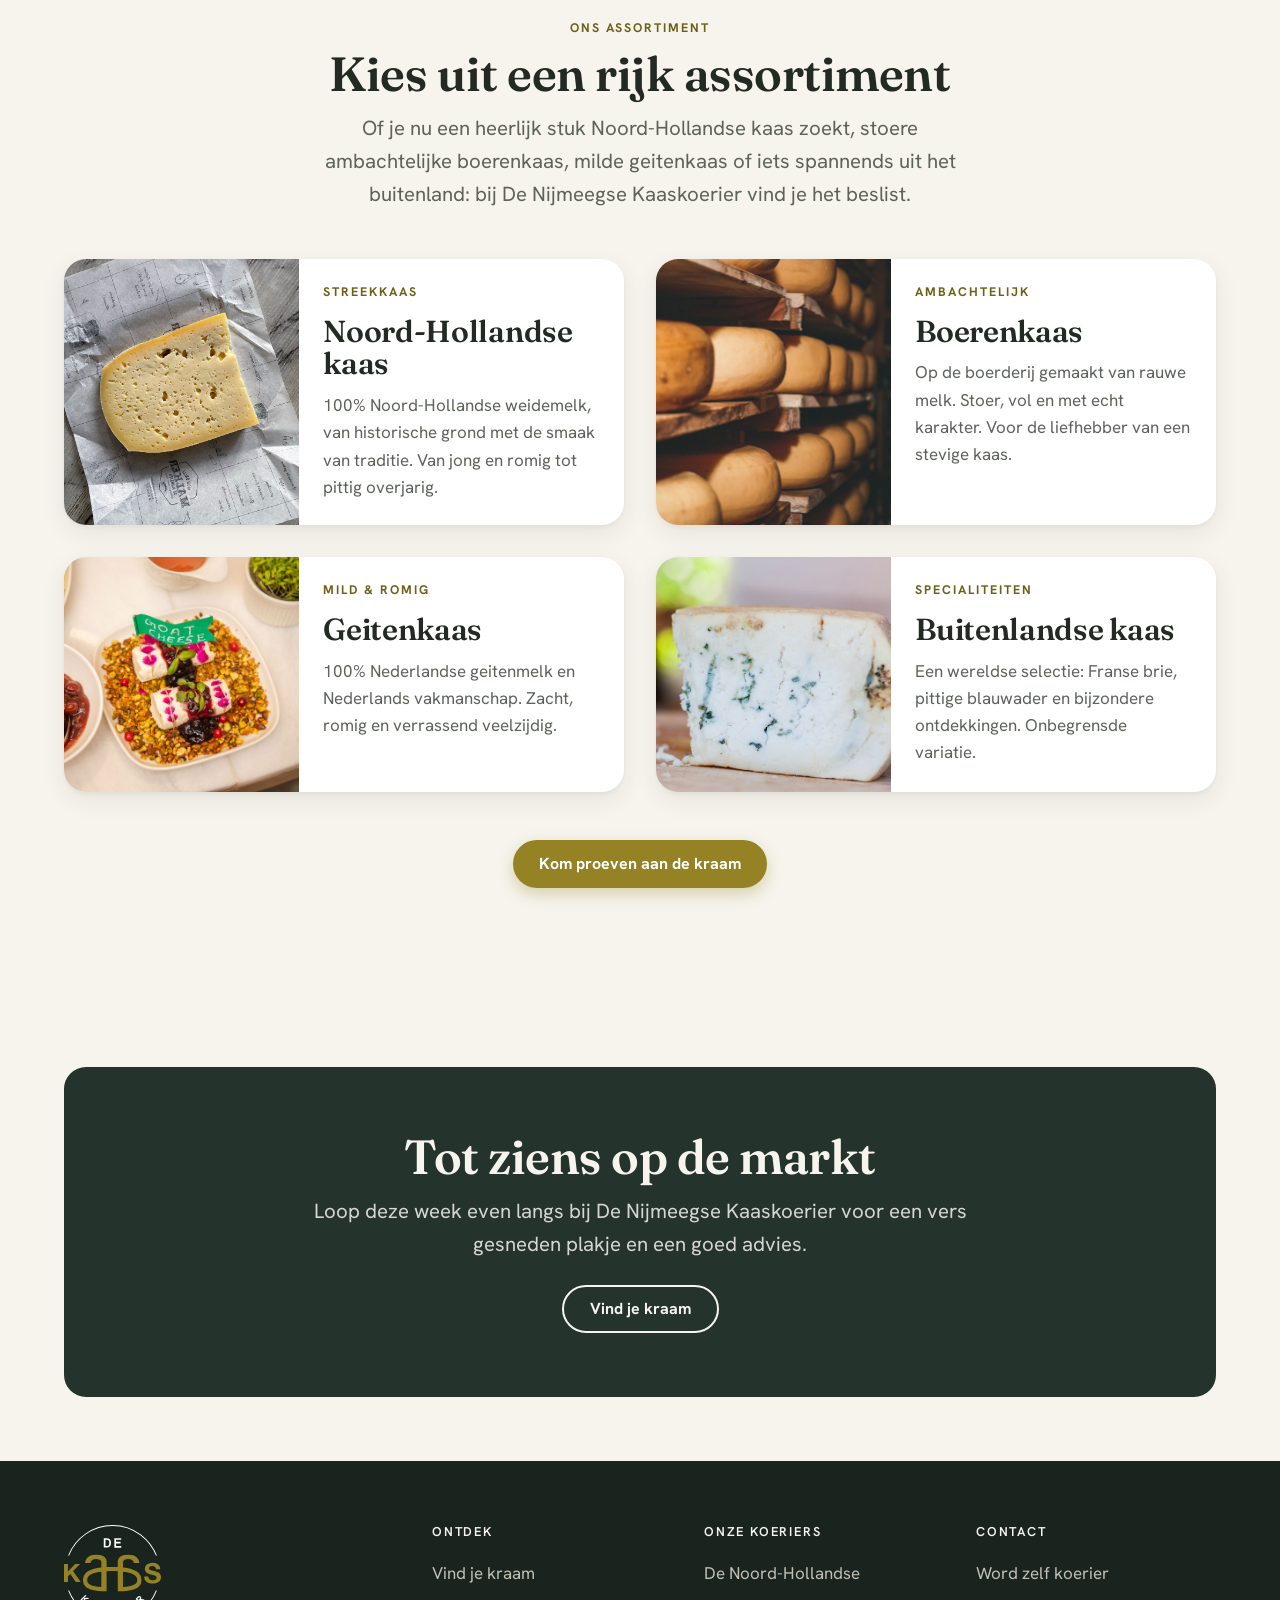
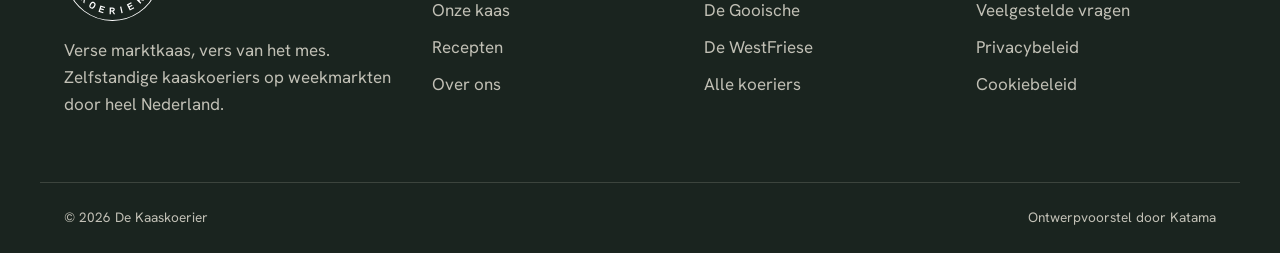
<file: koerier-nijmeegse.html>
<!doctype html>
<html lang="nl">
<head>
<meta charset="utf-8">
<meta name="viewport" content="width=device-width, initial-scale=1">
<link rel="icon" href="favicon.png" type="image/png">
<title>De Nijmeegse Kaaskoerier — Rogier Roos | De Kaaskoerier</title>
<meta name="description" content="De Nijmeegse Kaaskoerier staat elke week op vier wijkmarkten in Nijmegen, plus Doesburg en Zandvoort. Verse kaas en persoonlijk advies aan de kraam.">
<link rel="preconnect" href="https://fonts.googleapis.com">
<link rel="preconnect" href="https://fonts.gstatic.com" crossorigin>
<link rel="stylesheet" href="assets/css/style.css">
<script type="application/ld+json">
{
  "@context":"https://schema.org",
  "@type":"LocalBusiness",
  "name":"De Nijmeegse Kaaskoerier",
  "parentOrganization":{"@type":"Organization","name":"De Kaaskoerier"},
  "areaServed":["Nijmegen","Doesburg","Zandvoort"]
}
</script>
</head>
<body>

<header class="site-header">
  <div class="wrap nav">
    <a class="brand" href="index.html" aria-label="De Kaaskoerier home"><img src="assets/img/logo-header.svg" alt="De Kaaskoerier" class="brand-logo"></a>
    <nav class="nav-links" aria-label="Hoofdmenu">
      <a href="vind-je-kraam.html">Vind je kraam</a><a href="index.html#kaas">Onze kaas</a><a href="index.html#recepten">Recepten</a><a href="koeriers.html" class="active">Onze koeriers</a><a href="index.html#over">Over ons</a>
    </nav>
    <div class="nav-actions">
      <a class="btn btn--primary btn--sm" href="vind-je-kraam.html">Vind je kraam</a>
      <button class="menu-toggle" aria-label="Menu" aria-expanded="false"><span></span><span></span><span></span></button>
    </div>
  </div>
  <nav class="mobile-menu" aria-label="Mobiel menu">
    <a href="vind-je-kraam.html">Vind je kraam</a><a href="index.html#kaas">Onze kaas</a><a href="index.html#recepten">Recepten</a><a href="koeriers.html">Onze koeriers</a><a href="index.html#over">Over ons</a>
  </nav>
</header>

<!-- PROFIEL HERO -->
<section class="section">
  <div class="wrap">
    <div class="breadcrumb" style="color:var(--ink-soft)"><a href="index.html">Home</a> <span>/</span> <a href="koeriers.html">Onze koeriers</a> <span>/</span> <span>De Nijmeegse</span></div>
    <div class="profile-hero" style="margin-top:var(--s4)">
      <div class="profile-portrait reveal"><img src="assets/img/koerier-nijmeegse.jpg" alt="De Nijmeegse Kaaskoerier helpt een klant aan de kraam" data-fallback="Nijmeegse"></div>
      <div class="reveal">
        <span class="eyebrow">de nijmeegse kaaskoerier</span>
        <h1 style="margin-top:var(--s2)">Elke dag een andere wijk, altijd vers</h1>
        <blockquote style="font-family:var(--display);font-style:italic;font-size:1.35rem;line-height:1.4;color:var(--green-deep);border-left:4px solid var(--gold);padding-left:var(--s4);margin:var(--s5) 0">Verschrikkelijk lekkere producten aanbieden waar niemand omheen kan, dat is onze kracht. We brengen meer smaak naar de markt en willen gewoon de beste zijn.</blockquote>
        <p>Het team van Rogier Roos van De Gooische Kaaskoerier is ook de drijvende kracht achter De Nijmeegse Kaaskoerier. De hele week sta je op de wijkmarkten van Nijmegen, van Hatert tot Kelfkensbos, met uitstapjes naar Doesburg en Zandvoort.</p>
        <p class="muted" style="margin-top:var(--s3)">Verse kaas, vers gesneden, met persoonlijk advies. Een vertrouwd gezicht op de markt.</p>
        <a class="btn btn--primary" style="margin-top:var(--s5)" href="vind-je-kraam.html">Bekijk de markten
          <svg viewBox="0 0 24 24" fill="none" stroke="currentColor" stroke-width="2.2"><path d="M5 12h14M13 6l6 6-6 6"/></svg></a>
      </div>
    </div>
  </div>
</section>

<!-- MARKTDAGEN -->
<section class="section--tight bg-cream2">
  <div class="wrap">
    <div class="section-head center"><span class="eyebrow">op deze markten vind je ons</span><h2>Marktdagen Nijmegen e.o.</h2></div>
    <div class="grid cols-3" style="max-width:860px;margin-inline:auto">
      <div class="market-row" style="grid-template-columns:auto 1fr"><div class="day-badge"><span class="d">Di</span><span class="t">dinsdag</span></div><div><div class="place">Zandvoort</div><div class="meta"><span>08:00–16:00</span></div><div class="muted" style="font-size:.85rem;margin-top:2px">Celsiusstraat</div></div></div>
      <div class="market-row" style="grid-template-columns:auto 1fr"><div class="day-badge"><span class="d">Wo</span><span class="t">woensdag</span></div><div><div class="place">Nijmegen · Hatert</div><div class="meta"><span>08:00–13:00</span></div><div class="muted" style="font-size:.85rem;margin-top:2px">Winkelcentrum Hatert</div></div></div>
      <div class="market-row" style="grid-template-columns:auto 1fr"><div class="day-badge"><span class="d">Wo</span><span class="t">woensdag</span></div><div><div class="place">Doesburg</div><div class="meta"><span>08:00–12:30</span></div><div class="muted" style="font-size:.85rem;margin-top:2px">Centrum</div></div></div>
      <div class="market-row" style="grid-template-columns:auto 1fr"><div class="day-badge"><span class="d">Do</span><span class="t">donderdag</span></div><div><div class="place">Nijmegen · Heseveld</div><div class="meta"><span>08:00–13:00</span></div><div class="muted" style="font-size:.85rem;margin-top:2px">Heseveld</div></div></div>
      <div class="market-row" style="grid-template-columns:auto 1fr"><div class="day-badge"><span class="d">Vr</span><span class="t">vrijdag</span></div><div><div class="place">Nijmegen · Meijhorst</div><div class="meta"><span>08:00–13:00</span></div><div class="muted" style="font-size:.85rem;margin-top:2px">Meijhorst</div></div></div>
      <div class="market-row" style="grid-template-columns:auto 1fr"><div class="day-badge"><span class="d">Za</span><span class="t">zaterdag</span></div><div><div class="place">Nijmegen · Kelfkensbos</div><div class="meta"><span>08:00–15:00</span></div><div class="muted" style="font-size:.85rem;margin-top:2px">Kelfkensbos</div></div></div>
    </div>
  </div>
</section>

<!-- ASSORTIMENT -->
<section class="section" id="assortiment">
  <div class="wrap">
    <div class="section-head center">
      <span class="eyebrow">ons assortiment</span>
      <h2>Kies uit een rijk assortiment</h2>
      <p class="lead">Of je nu een heerlijk stuk Noord-Hollandse kaas zoekt, stoere ambachtelijke boerenkaas, milde geitenkaas of iets spannends uit het buitenland: bij De Nijmeegse Kaaskoerier vind je het beslist.</p>
    </div>
    <div class="grid cols-2" style="gap:var(--s6)">
      <article class="card reveal" style="flex-direction:row">
        <div class="card-media" style="aspect-ratio:1;width:42%;flex:none"><img src="assets/img/kaas-noord-hollandse.jpg" alt="Noord-Hollandse kaas" data-fallback="NH-kaas"></div>
        <div class="card-body"><span class="eyebrow">streekkaas</span><h3 style="margin:4px 0">Noord-Hollandse kaas</h3><p class="muted">100% Noord-Hollandse weidemelk, van historische grond met de smaak van traditie. Van jong en romig tot pittig overjarig.</p></div>
      </article>
      <article class="card reveal" style="flex-direction:row">
        <div class="card-media" style="aspect-ratio:1;width:42%;flex:none"><img src="assets/img/kaas-boeren.jpg" alt="Boerenkaas" data-fallback="boeren"></div>
        <div class="card-body"><span class="eyebrow">ambachtelijk</span><h3 style="margin:4px 0">Boerenkaas</h3><p class="muted">Op de boerderij gemaakt van rauwe melk. Stoer, vol en met echt karakter. Voor de liefhebber van een stevige kaas.</p></div>
      </article>
      <article class="card reveal" style="flex-direction:row">
        <div class="card-media" style="aspect-ratio:1;width:42%;flex:none"><img src="assets/img/kaas-geiten.jpg" alt="Geitenkaas" data-fallback="geiten"></div>
        <div class="card-body"><span class="eyebrow">mild &amp; romig</span><h3 style="margin:4px 0">Geitenkaas</h3><p class="muted">100% Nederlandse geitenmelk en Nederlands vakmanschap. Zacht, romig en verrassend veelzijdig.</p></div>
      </article>
      <article class="card reveal" style="flex-direction:row">
        <div class="card-media" style="aspect-ratio:1;width:42%;flex:none"><img src="assets/img/kaas-buitenlands.jpg" alt="Buitenlandse kaas" data-fallback="buitenlands"></div>
        <div class="card-body"><span class="eyebrow">specialiteiten</span><h3 style="margin:4px 0">Buitenlandse kaas</h3><p class="muted">Een wereldse selectie: Franse brie, pittige blauwader en bijzondere ontdekkingen. Onbegrensde variatie.</p></div>
      </article>
    </div>
    <div class="center" style="margin-top:var(--s7)"><a class="btn btn--primary" href="vind-je-kraam.html">Kom proeven aan de kraam</a></div>
  </div>
</section>

<!-- CTA -->
<section class="section--tight">
  <div class="wrap"><div class="cta-band reveal">
    <h2>Tot ziens op de markt</h2>
    <p class="lead" style="margin-inline:auto">Loop deze week even langs bij De Nijmeegse Kaaskoerier voor een vers gesneden plakje en een goed advies.</p>
    <a class="btn btn--ghost" style="margin-top:var(--s5)" href="vind-je-kraam.html">Vind je kraam</a>
  </div></div>
</section>

<footer class="site-footer">
  <div class="wrap footer-grid">
    <div><div class="footer-logo"><img src="assets/img/logo-wit.svg" alt="De Kaaskoerier"></div><p>Verse marktkaas, vers van het mes. Zelfstandige kaaskoeriers op weekmarkten door heel Nederland.</p></div>
    <div><h4>Ontdek</h4><a href="vind-je-kraam.html">Vind je kraam</a><a href="index.html#kaas">Onze kaas</a><a href="index.html#recepten">Recepten</a><a href="index.html#over">Over ons</a></div>
    <div><h4>Onze koeriers</h4><a href="koerier-matteo.html">De Noord-Hollandse</a><a href="#">De Gooische</a><a href="#">De WestFriese</a><a href="#">Alle koeriers</a></div>
    <div><h4>Contact</h4><a href="#">Word zelf koerier</a><a href="#">Veelgestelde vragen</a><a href="#">Privacybeleid</a><a href="#">Cookiebeleid</a></div>
  </div>
  <div class="wrap footer-bottom"><span>© 2026 De Kaaskoerier</span><span>Ontwerpvoorstel door Katama</span></div>
</footer>

<div class="demo-flag">Mockup · Katama-ontwerpvoorstel</div>
<script src="assets/app.js"></script>
</body>
</html>
</file>
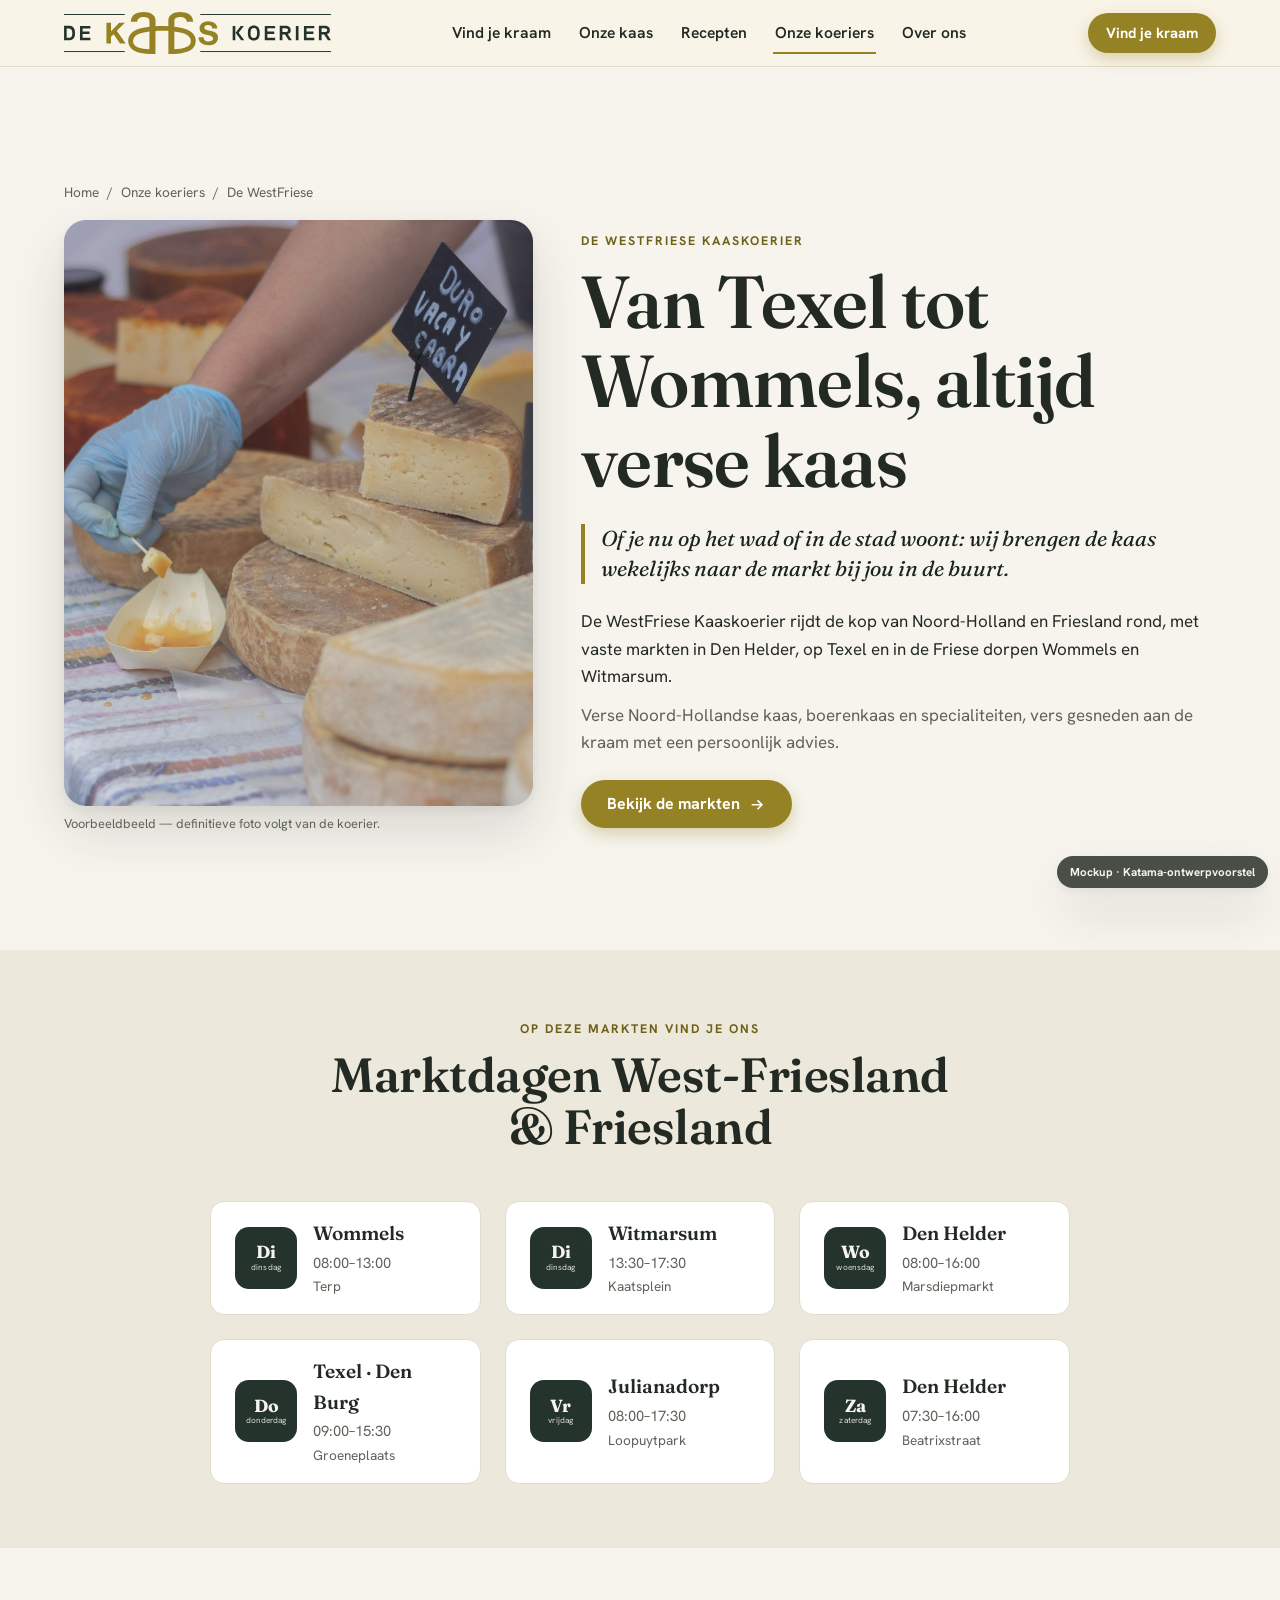
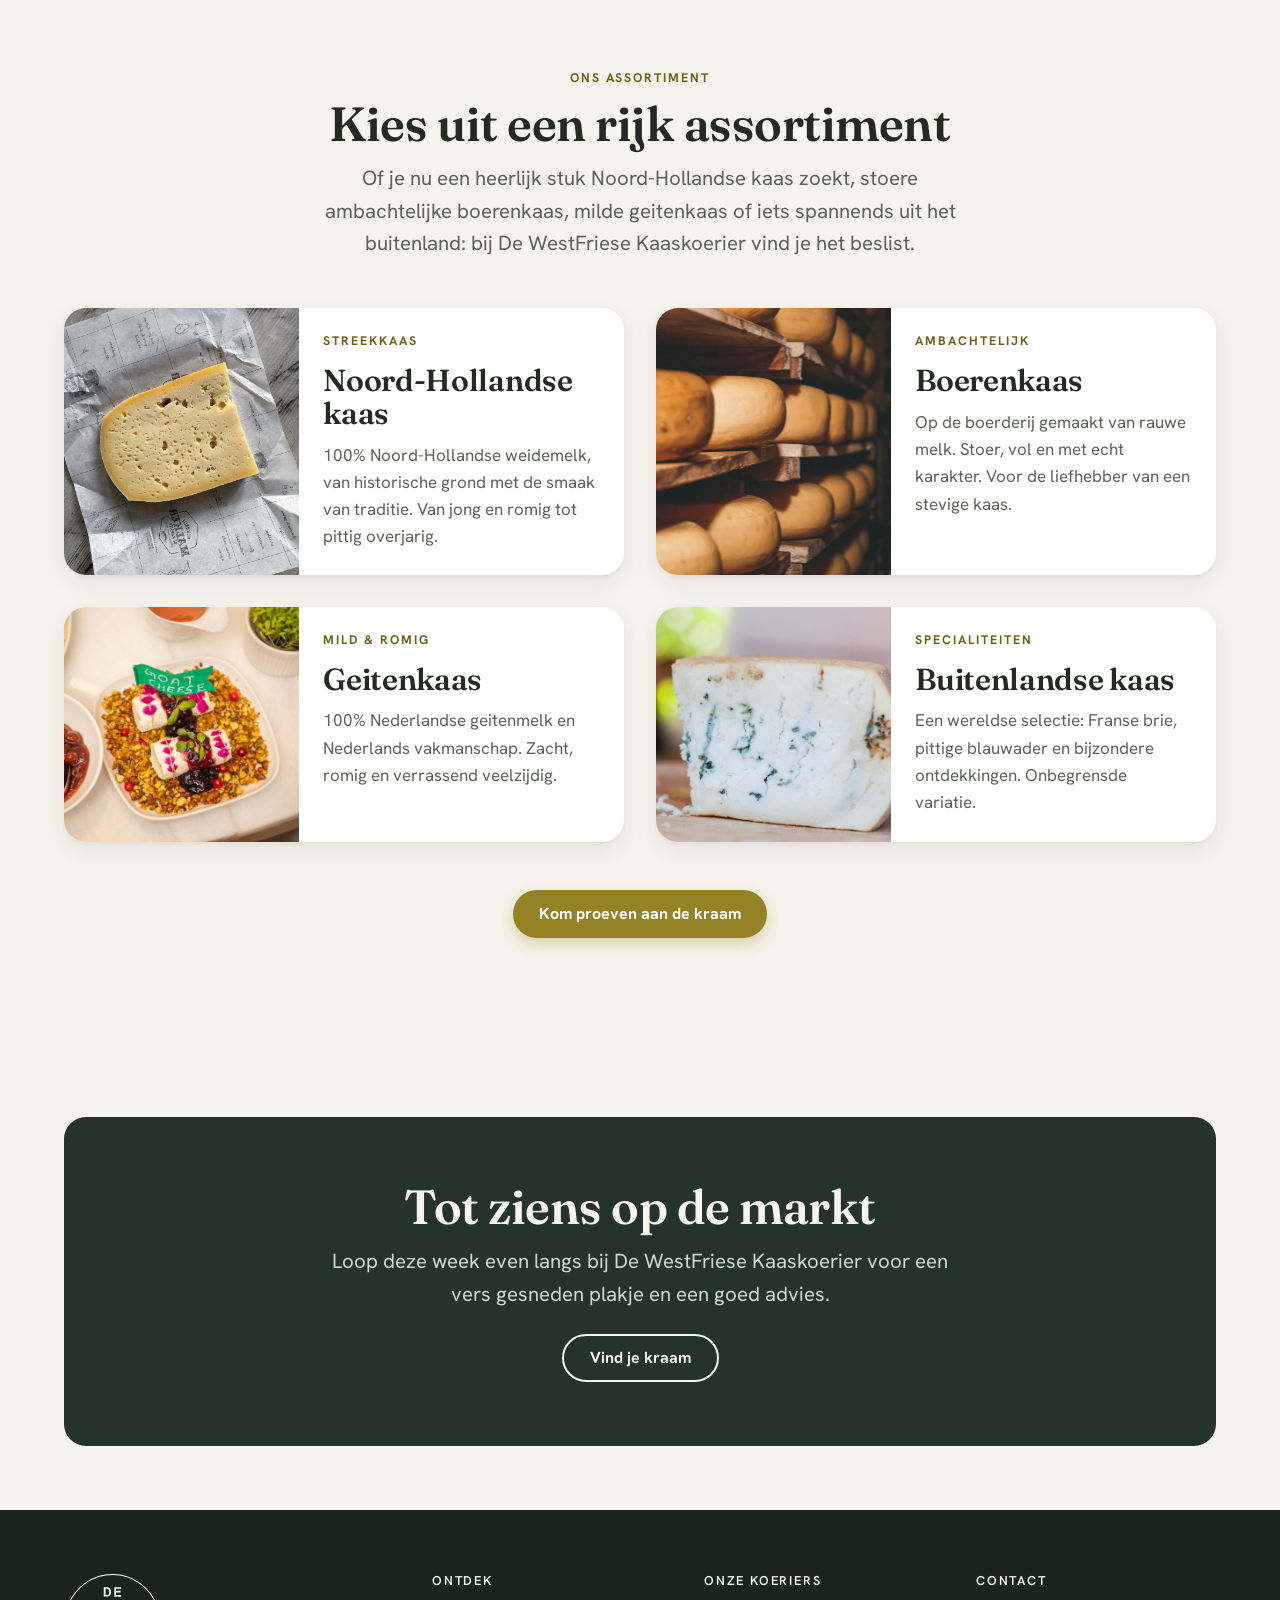
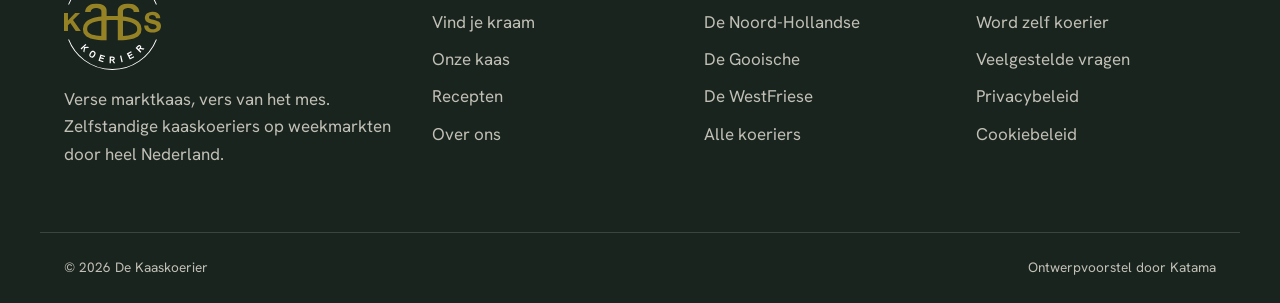
<file: koerier-westfriese.html>
<!doctype html>
<html lang="nl">
<head>
<meta charset="utf-8">
<meta name="viewport" content="width=device-width, initial-scale=1">
<link rel="icon" href="favicon.png" type="image/png">
<title>De WestFriese Kaaskoerier — West-Friesland & Friesland | De Kaaskoerier</title>
<meta name="description" content="De WestFriese Kaaskoerier staat van Texel tot Wommels op de markt, met twee vaste dagen in Den Helder. Verse kaas en persoonlijk advies aan de kraam.">
<link rel="preconnect" href="https://fonts.googleapis.com">
<link rel="preconnect" href="https://fonts.gstatic.com" crossorigin>
<link rel="stylesheet" href="assets/css/style.css">
<script type="application/ld+json">
{"@context":"https://schema.org","@type":"LocalBusiness","name":"De WestFriese Kaaskoerier","parentOrganization":{"@type":"Organization","name":"De Kaaskoerier"},"areaServed":["Wommels","Witmarsum","Den Helder","Texel","Julianadorp"]}
</script>
</head>
<body>

<header class="site-header">
  <div class="wrap nav">
    <a class="brand" href="index.html" aria-label="De Kaaskoerier home"><img src="assets/img/logo-header.svg" alt="De Kaaskoerier" class="brand-logo"></a>
    <nav class="nav-links" aria-label="Hoofdmenu">
      <a href="vind-je-kraam.html">Vind je kraam</a><a href="index.html#kaas">Onze kaas</a><a href="index.html#recepten">Recepten</a><a href="koeriers.html" class="active">Onze koeriers</a><a href="index.html#over">Over ons</a>
    </nav>
    <div class="nav-actions">
      <a class="btn btn--primary btn--sm" href="vind-je-kraam.html">Vind je kraam</a>
      <button class="menu-toggle" aria-label="Menu" aria-expanded="false"><span></span><span></span><span></span></button>
    </div>
  </div>
  <nav class="mobile-menu" aria-label="Mobiel menu">
    <a href="vind-je-kraam.html">Vind je kraam</a><a href="index.html#kaas">Onze kaas</a><a href="index.html#recepten">Recepten</a><a href="koeriers.html">Onze koeriers</a><a href="index.html#over">Over ons</a>
  </nav>
</header>

<!-- PROFIEL HERO -->
<section class="section">
  <div class="wrap">
    <div class="breadcrumb" style="color:var(--ink-soft)"><a href="index.html">Home</a> <span>/</span> <a href="koeriers.html">Onze koeriers</a> <span>/</span> <span>De WestFriese</span></div>
    <div class="profile-hero" style="margin-top:var(--s4)">
      <div class="reveal">
        <div class="profile-portrait"><img src="assets/img/sfeer-kraam-1.jpg" alt="Marktkraam met verse kaas (voorbeeldbeeld)" style="object-position:center 20%" data-fallback="WestFriese"></div>
        <p class="muted" style="font-size:.8rem;margin-top:8px">Voorbeeldbeeld — definitieve foto volgt van de koerier.</p>
      </div>
      <div class="reveal">
        <span class="eyebrow">de westfriese kaaskoerier</span>
        <h1 style="margin-top:var(--s2)">Van Texel tot Wommels, altijd verse kaas</h1>
        <blockquote style="font-family:var(--display);font-style:italic;font-size:1.35rem;line-height:1.4;color:var(--green-deep);border-left:4px solid var(--gold);padding-left:var(--s4);margin:var(--s5) 0">Of je nu op het wad of in de stad woont: wij brengen de kaas wekelijks naar de markt bij jou in de buurt.</blockquote>
        <p>De WestFriese Kaaskoerier rijdt de kop van Noord-Holland en Friesland rond, met vaste markten in Den Helder, op Texel en in de Friese dorpen Wommels en Witmarsum.</p>
        <p class="muted" style="margin-top:var(--s3)">Verse Noord-Hollandse kaas, boerenkaas en specialiteiten, vers gesneden aan de kraam met een persoonlijk advies.</p>
        <a class="btn btn--primary" style="margin-top:var(--s5)" href="vind-je-kraam.html">Bekijk de markten
          <svg viewBox="0 0 24 24" fill="none" stroke="currentColor" stroke-width="2.2"><path d="M5 12h14M13 6l6 6-6 6"/></svg></a>
      </div>
    </div>
  </div>
</section>

<!-- MARKTDAGEN -->
<section class="section--tight bg-cream2">
  <div class="wrap">
    <div class="section-head center"><span class="eyebrow">op deze markten vind je ons</span><h2>Marktdagen West-Friesland & Friesland</h2></div>
    <div class="grid cols-3" style="max-width:860px;margin-inline:auto">
      <div class="market-row" style="grid-template-columns:auto 1fr"><div class="day-badge"><span class="d">Di</span><span class="t">dinsdag</span></div><div><div class="place">Wommels</div><div class="meta"><span>08:00–13:00</span></div><div class="muted" style="font-size:.85rem;margin-top:2px">Terp</div></div></div>
      <div class="market-row" style="grid-template-columns:auto 1fr"><div class="day-badge"><span class="d">Di</span><span class="t">dinsdag</span></div><div><div class="place">Witmarsum</div><div class="meta"><span>13:30–17:30</span></div><div class="muted" style="font-size:.85rem;margin-top:2px">Kaatsplein</div></div></div>
      <div class="market-row" style="grid-template-columns:auto 1fr"><div class="day-badge"><span class="d">Wo</span><span class="t">woensdag</span></div><div><div class="place">Den Helder</div><div class="meta"><span>08:00–16:00</span></div><div class="muted" style="font-size:.85rem;margin-top:2px">Marsdiepmarkt</div></div></div>
      <div class="market-row" style="grid-template-columns:auto 1fr"><div class="day-badge"><span class="d">Do</span><span class="t">donderdag</span></div><div><div class="place">Texel · Den Burg</div><div class="meta"><span>09:00–15:30</span></div><div class="muted" style="font-size:.85rem;margin-top:2px">Groeneplaats</div></div></div>
      <div class="market-row" style="grid-template-columns:auto 1fr"><div class="day-badge"><span class="d">Vr</span><span class="t">vrijdag</span></div><div><div class="place">Julianadorp</div><div class="meta"><span>08:00–17:30</span></div><div class="muted" style="font-size:.85rem;margin-top:2px">Loopuytpark</div></div></div>
      <div class="market-row" style="grid-template-columns:auto 1fr"><div class="day-badge"><span class="d">Za</span><span class="t">zaterdag</span></div><div><div class="place">Den Helder</div><div class="meta"><span>07:30–16:00</span></div><div class="muted" style="font-size:.85rem;margin-top:2px">Beatrixstraat</div></div></div>
    </div>
  </div>
</section>

<!-- ASSORTIMENT -->
<section class="section" id="assortiment">
  <div class="wrap">
    <div class="section-head center">
      <span class="eyebrow">ons assortiment</span>
      <h2>Kies uit een rijk assortiment</h2>
      <p class="lead">Of je nu een heerlijk stuk Noord-Hollandse kaas zoekt, stoere ambachtelijke boerenkaas, milde geitenkaas of iets spannends uit het buitenland: bij De WestFriese Kaaskoerier vind je het beslist.</p>
    </div>
    <div class="grid cols-2" style="gap:var(--s6)">
      <article class="card reveal" style="flex-direction:row">
        <div class="card-media" style="aspect-ratio:1;width:42%;flex:none"><img src="assets/img/kaas-noord-hollandse.jpg" alt="Noord-Hollandse kaas" data-fallback="NH-kaas"></div>
        <div class="card-body"><span class="eyebrow">streekkaas</span><h3 style="margin:4px 0">Noord-Hollandse kaas</h3><p class="muted">100% Noord-Hollandse weidemelk, van historische grond met de smaak van traditie. Van jong en romig tot pittig overjarig.</p></div>
      </article>
      <article class="card reveal" style="flex-direction:row">
        <div class="card-media" style="aspect-ratio:1;width:42%;flex:none"><img src="assets/img/kaas-boeren.jpg" alt="Boerenkaas" data-fallback="boeren"></div>
        <div class="card-body"><span class="eyebrow">ambachtelijk</span><h3 style="margin:4px 0">Boerenkaas</h3><p class="muted">Op de boerderij gemaakt van rauwe melk. Stoer, vol en met echt karakter. Voor de liefhebber van een stevige kaas.</p></div>
      </article>
      <article class="card reveal" style="flex-direction:row">
        <div class="card-media" style="aspect-ratio:1;width:42%;flex:none"><img src="assets/img/kaas-geiten.jpg" alt="Geitenkaas" data-fallback="geiten"></div>
        <div class="card-body"><span class="eyebrow">mild &amp; romig</span><h3 style="margin:4px 0">Geitenkaas</h3><p class="muted">100% Nederlandse geitenmelk en Nederlands vakmanschap. Zacht, romig en verrassend veelzijdig.</p></div>
      </article>
      <article class="card reveal" style="flex-direction:row">
        <div class="card-media" style="aspect-ratio:1;width:42%;flex:none"><img src="assets/img/kaas-buitenlands.jpg" alt="Buitenlandse kaas" data-fallback="buitenlands"></div>
        <div class="card-body"><span class="eyebrow">specialiteiten</span><h3 style="margin:4px 0">Buitenlandse kaas</h3><p class="muted">Een wereldse selectie: Franse brie, pittige blauwader en bijzondere ontdekkingen. Onbegrensde variatie.</p></div>
      </article>
    </div>
    <div class="center" style="margin-top:var(--s7)"><a class="btn btn--primary" href="vind-je-kraam.html">Kom proeven aan de kraam</a></div>
  </div>
</section>

<!-- CTA -->
<section class="section--tight">
  <div class="wrap"><div class="cta-band reveal">
    <h2>Tot ziens op de markt</h2>
    <p class="lead" style="margin-inline:auto">Loop deze week even langs bij De WestFriese Kaaskoerier voor een vers gesneden plakje en een goed advies.</p>
    <a class="btn btn--ghost" style="margin-top:var(--s5)" href="vind-je-kraam.html">Vind je kraam</a>
  </div></div>
</section>

<footer class="site-footer">
  <div class="wrap footer-grid">
    <div><div class="footer-logo"><img src="assets/img/logo-wit.svg" alt="De Kaaskoerier"></div><p>Verse marktkaas, vers van het mes. Zelfstandige kaaskoeriers op weekmarkten door heel Nederland.</p></div>
    <div><h4>Ontdek</h4><a href="vind-je-kraam.html">Vind je kraam</a><a href="index.html#kaas">Onze kaas</a><a href="index.html#recepten">Recepten</a><a href="index.html#over">Over ons</a></div>
    <div><h4>Onze koeriers</h4><a href="koerier-matteo.html">De Noord-Hollandse</a><a href="#">De Gooische</a><a href="#">De WestFriese</a><a href="#">Alle koeriers</a></div>
    <div><h4>Contact</h4><a href="#">Word zelf koerier</a><a href="#">Veelgestelde vragen</a><a href="#">Privacybeleid</a><a href="#">Cookiebeleid</a></div>
  </div>
  <div class="wrap footer-bottom"><span>© 2026 De Kaaskoerier</span><span>Ontwerpvoorstel door Katama</span></div>
</footer>

<div class="demo-flag">Mockup · Katama-ontwerpvoorstel</div>
<script src="assets/app.js"></script>
</body>
</html>
</file>
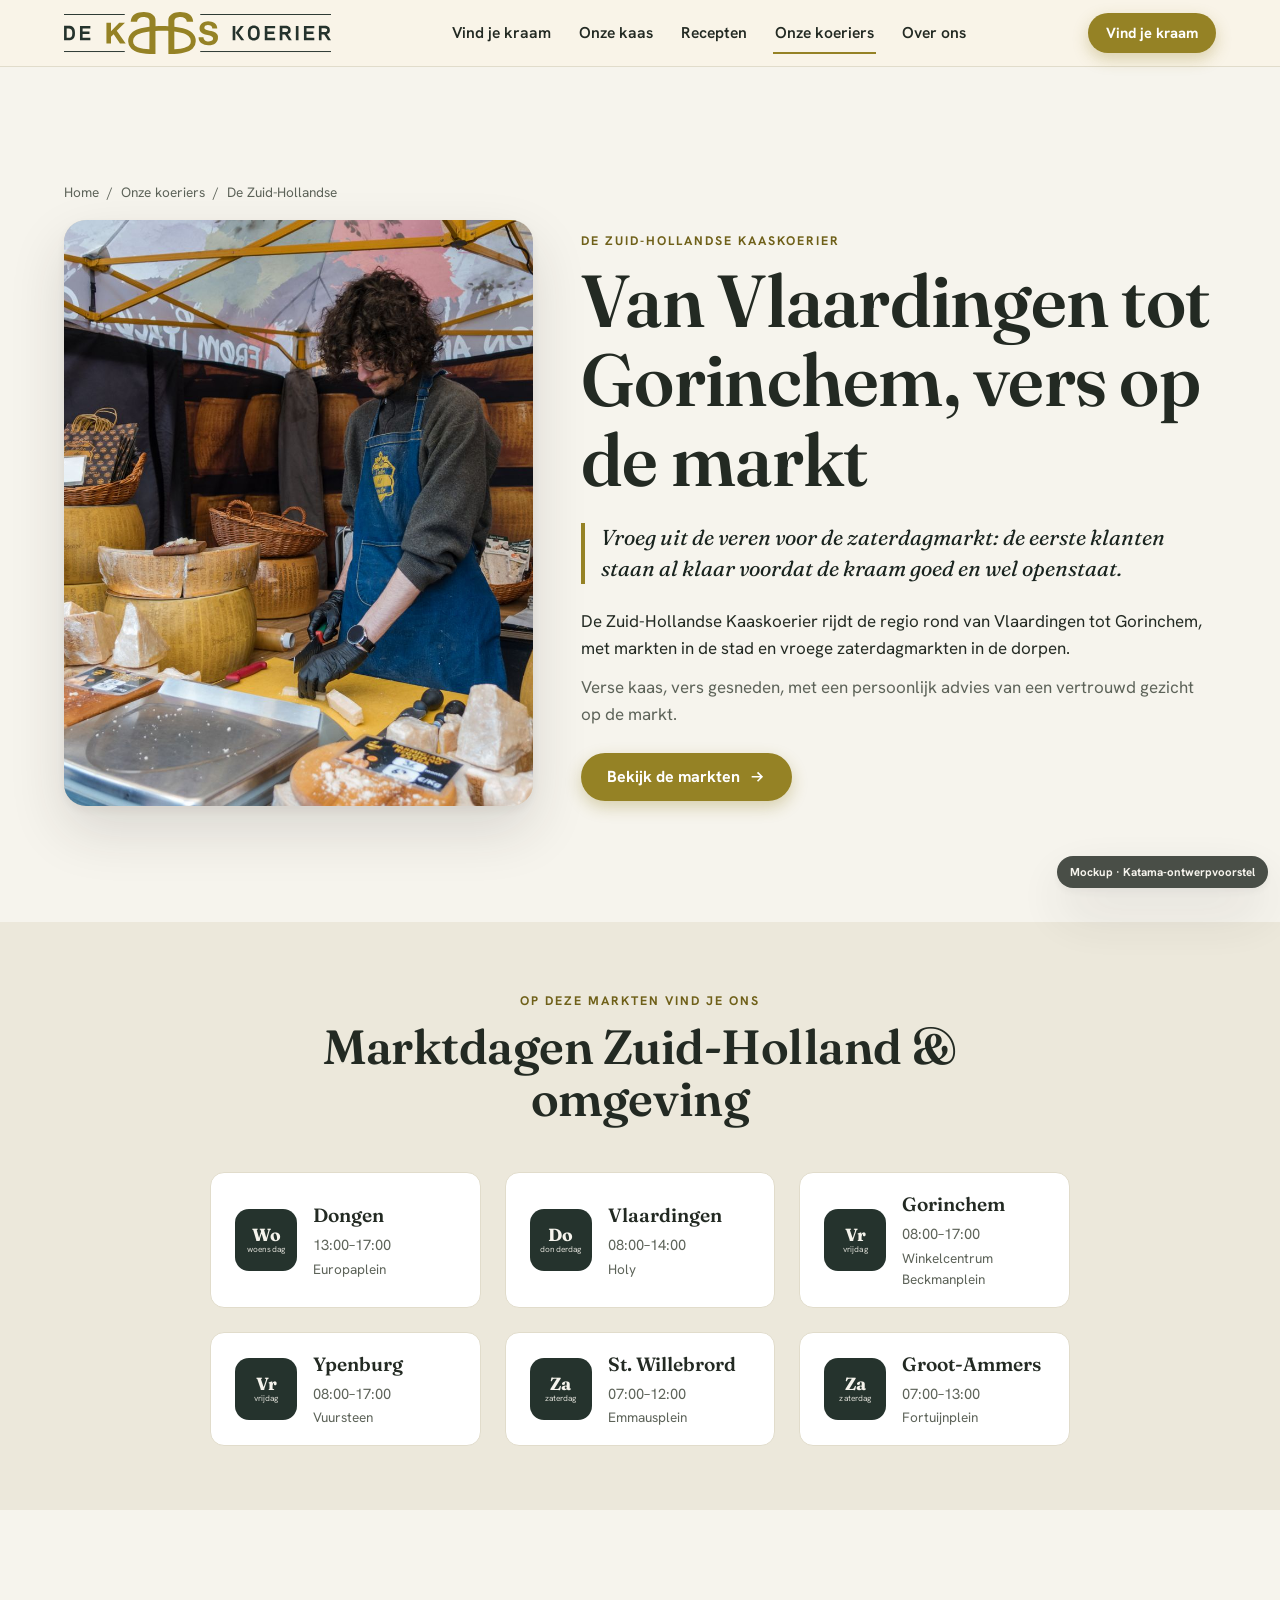
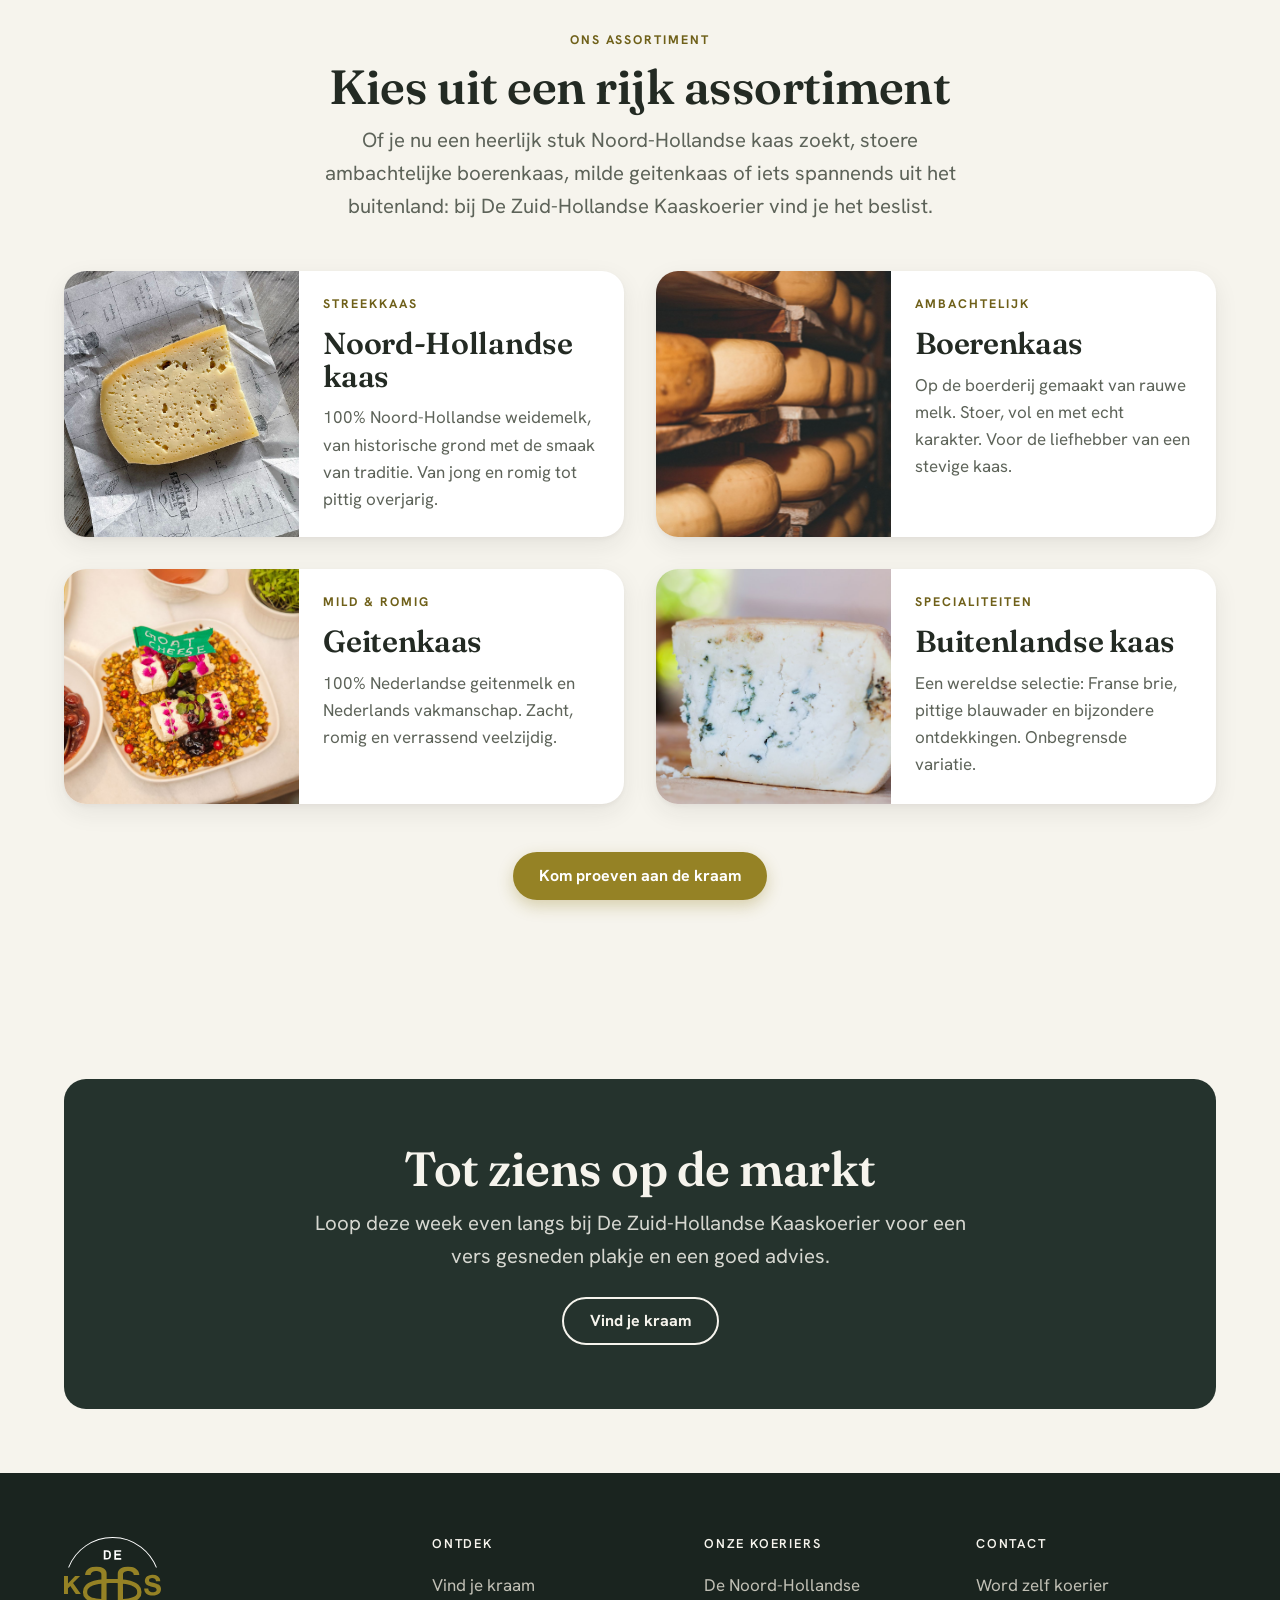
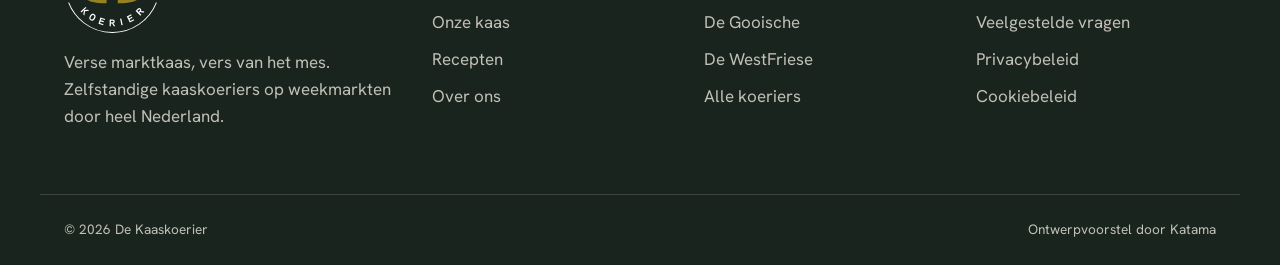
<file: koerier-zuid-hollandse.html>
<!doctype html>
<html lang="nl">
<head>
<meta charset="utf-8">
<meta name="viewport" content="width=device-width, initial-scale=1">
<link rel="icon" href="favicon.png" type="image/png">
<title>De Zuid-Hollandse Kaaskoerier — Zuid-Holland & omgeving | De Kaaskoerier</title>
<meta name="description" content="De Zuid-Hollandse Kaaskoerier staat van Vlaardingen tot Gorinchem op de markt, met vroege zaterdagmarkten in de dorpen. Verse kaas en persoonlijk advies.">
<link rel="preconnect" href="https://fonts.googleapis.com">
<link rel="preconnect" href="https://fonts.gstatic.com" crossorigin>
<link rel="stylesheet" href="assets/css/style.css">
<script type="application/ld+json">
{"@context":"https://schema.org","@type":"LocalBusiness","name":"De Zuid-Hollandse Kaaskoerier","parentOrganization":{"@type":"Organization","name":"De Kaaskoerier"},"areaServed":["Dongen","Vlaardingen","Gorinchem","Ypenburg","St. Willebrord","Groot-Ammers"]}
</script>
</head>
<body>

<header class="site-header">
  <div class="wrap nav">
    <a class="brand" href="index.html" aria-label="De Kaaskoerier home"><img src="assets/img/logo-header.svg" alt="De Kaaskoerier" class="brand-logo"></a>
    <nav class="nav-links" aria-label="Hoofdmenu">
      <a href="vind-je-kraam.html">Vind je kraam</a><a href="index.html#kaas">Onze kaas</a><a href="index.html#recepten">Recepten</a><a href="koeriers.html" class="active">Onze koeriers</a><a href="index.html#over">Over ons</a>
    </nav>
    <div class="nav-actions">
      <a class="btn btn--primary btn--sm" href="vind-je-kraam.html">Vind je kraam</a>
      <button class="menu-toggle" aria-label="Menu" aria-expanded="false"><span></span><span></span><span></span></button>
    </div>
  </div>
  <nav class="mobile-menu" aria-label="Mobiel menu">
    <a href="vind-je-kraam.html">Vind je kraam</a><a href="index.html#kaas">Onze kaas</a><a href="index.html#recepten">Recepten</a><a href="koeriers.html">Onze koeriers</a><a href="index.html#over">Over ons</a>
  </nav>
</header>

<!-- PROFIEL HERO -->
<section class="section">
  <div class="wrap">
    <div class="breadcrumb" style="color:var(--ink-soft)"><a href="index.html">Home</a> <span>/</span> <a href="koeriers.html">Onze koeriers</a> <span>/</span> <span>De Zuid-Hollandse</span></div>
    <div class="profile-hero" style="margin-top:var(--s4)">
      <div class="profile-portrait reveal"><img src="assets/img/markt-sfeer.jpg" alt="Marktsfeer met verse kaas (voorbeeldbeeld)" data-fallback="Zuid-Hollandse">
      <p class="muted" style="font-size:.8rem;margin-top:8px">Voorbeeldbeeld — definitieve foto volgt van de koerier.</p></div>
      <div class="reveal">
        <span class="eyebrow">de zuid-hollandse kaaskoerier</span>
        <h1 style="margin-top:var(--s2)">Van Vlaardingen tot Gorinchem, vers op de markt</h1>
        <blockquote style="font-family:var(--display);font-style:italic;font-size:1.35rem;line-height:1.4;color:var(--green-deep);border-left:4px solid var(--gold);padding-left:var(--s4);margin:var(--s5) 0">Vroeg uit de veren voor de zaterdagmarkt: de eerste klanten staan al klaar voordat de kraam goed en wel openstaat.</blockquote>
        <p>De Zuid-Hollandse Kaaskoerier rijdt de regio rond van Vlaardingen tot Gorinchem, met markten in de stad en vroege zaterdagmarkten in de dorpen.</p>
        <p class="muted" style="margin-top:var(--s3)">Verse kaas, vers gesneden, met een persoonlijk advies van een vertrouwd gezicht op de markt.</p>
        <a class="btn btn--primary" style="margin-top:var(--s5)" href="vind-je-kraam.html">Bekijk de markten
          <svg viewBox="0 0 24 24" fill="none" stroke="currentColor" stroke-width="2.2"><path d="M5 12h14M13 6l6 6-6 6"/></svg></a>
      </div>
    </div>
  </div>
</section>

<!-- MARKTDAGEN -->
<section class="section--tight bg-cream2">
  <div class="wrap">
    <div class="section-head center"><span class="eyebrow">op deze markten vind je ons</span><h2>Marktdagen Zuid-Holland & omgeving</h2></div>
    <div class="grid cols-3" style="max-width:860px;margin-inline:auto">
      <div class="market-row" style="grid-template-columns:auto 1fr"><div class="day-badge"><span class="d">Wo</span><span class="t">woensdag</span></div><div><div class="place">Dongen</div><div class="meta"><span>13:00–17:00</span></div><div class="muted" style="font-size:.85rem;margin-top:2px">Europaplein</div></div></div>
      <div class="market-row" style="grid-template-columns:auto 1fr"><div class="day-badge"><span class="d">Do</span><span class="t">donderdag</span></div><div><div class="place">Vlaardingen</div><div class="meta"><span>08:00–14:00</span></div><div class="muted" style="font-size:.85rem;margin-top:2px">Holy</div></div></div>
      <div class="market-row" style="grid-template-columns:auto 1fr"><div class="day-badge"><span class="d">Vr</span><span class="t">vrijdag</span></div><div><div class="place">Gorinchem</div><div class="meta"><span>08:00–17:00</span></div><div class="muted" style="font-size:.85rem;margin-top:2px">Winkelcentrum Beckmanplein</div></div></div>
      <div class="market-row" style="grid-template-columns:auto 1fr"><div class="day-badge"><span class="d">Vr</span><span class="t">vrijdag</span></div><div><div class="place">Ypenburg</div><div class="meta"><span>08:00–17:00</span></div><div class="muted" style="font-size:.85rem;margin-top:2px">Vuursteen</div></div></div>
      <div class="market-row" style="grid-template-columns:auto 1fr"><div class="day-badge"><span class="d">Za</span><span class="t">zaterdag</span></div><div><div class="place">St. Willebrord</div><div class="meta"><span>07:00–12:00</span></div><div class="muted" style="font-size:.85rem;margin-top:2px">Emmausplein</div></div></div>
      <div class="market-row" style="grid-template-columns:auto 1fr"><div class="day-badge"><span class="d">Za</span><span class="t">zaterdag</span></div><div><div class="place">Groot-Ammers</div><div class="meta"><span>07:00–13:00</span></div><div class="muted" style="font-size:.85rem;margin-top:2px">Fortuijnplein</div></div></div>
    </div>
  </div>
</section>

<!-- ASSORTIMENT -->
<section class="section" id="assortiment">
  <div class="wrap">
    <div class="section-head center">
      <span class="eyebrow">ons assortiment</span>
      <h2>Kies uit een rijk assortiment</h2>
      <p class="lead">Of je nu een heerlijk stuk Noord-Hollandse kaas zoekt, stoere ambachtelijke boerenkaas, milde geitenkaas of iets spannends uit het buitenland: bij De Zuid-Hollandse Kaaskoerier vind je het beslist.</p>
    </div>
    <div class="grid cols-2" style="gap:var(--s6)">
      <article class="card reveal" style="flex-direction:row">
        <div class="card-media" style="aspect-ratio:1;width:42%;flex:none"><img src="assets/img/kaas-noord-hollandse.jpg" alt="Noord-Hollandse kaas" data-fallback="NH-kaas"></div>
        <div class="card-body"><span class="eyebrow">streekkaas</span><h3 style="margin:4px 0">Noord-Hollandse kaas</h3><p class="muted">100% Noord-Hollandse weidemelk, van historische grond met de smaak van traditie. Van jong en romig tot pittig overjarig.</p></div>
      </article>
      <article class="card reveal" style="flex-direction:row">
        <div class="card-media" style="aspect-ratio:1;width:42%;flex:none"><img src="assets/img/kaas-boeren.jpg" alt="Boerenkaas" data-fallback="boeren"></div>
        <div class="card-body"><span class="eyebrow">ambachtelijk</span><h3 style="margin:4px 0">Boerenkaas</h3><p class="muted">Op de boerderij gemaakt van rauwe melk. Stoer, vol en met echt karakter. Voor de liefhebber van een stevige kaas.</p></div>
      </article>
      <article class="card reveal" style="flex-direction:row">
        <div class="card-media" style="aspect-ratio:1;width:42%;flex:none"><img src="assets/img/kaas-geiten.jpg" alt="Geitenkaas" data-fallback="geiten"></div>
        <div class="card-body"><span class="eyebrow">mild &amp; romig</span><h3 style="margin:4px 0">Geitenkaas</h3><p class="muted">100% Nederlandse geitenmelk en Nederlands vakmanschap. Zacht, romig en verrassend veelzijdig.</p></div>
      </article>
      <article class="card reveal" style="flex-direction:row">
        <div class="card-media" style="aspect-ratio:1;width:42%;flex:none"><img src="assets/img/kaas-buitenlands.jpg" alt="Buitenlandse kaas" data-fallback="buitenlands"></div>
        <div class="card-body"><span class="eyebrow">specialiteiten</span><h3 style="margin:4px 0">Buitenlandse kaas</h3><p class="muted">Een wereldse selectie: Franse brie, pittige blauwader en bijzondere ontdekkingen. Onbegrensde variatie.</p></div>
      </article>
    </div>
    <div class="center" style="margin-top:var(--s7)"><a class="btn btn--primary" href="vind-je-kraam.html">Kom proeven aan de kraam</a></div>
  </div>
</section>

<!-- CTA -->
<section class="section--tight">
  <div class="wrap"><div class="cta-band reveal">
    <h2>Tot ziens op de markt</h2>
    <p class="lead" style="margin-inline:auto">Loop deze week even langs bij De Zuid-Hollandse Kaaskoerier voor een vers gesneden plakje en een goed advies.</p>
    <a class="btn btn--ghost" style="margin-top:var(--s5)" href="vind-je-kraam.html">Vind je kraam</a>
  </div></div>
</section>

<footer class="site-footer">
  <div class="wrap footer-grid">
    <div><div class="footer-logo"><img src="assets/img/logo-wit.svg" alt="De Kaaskoerier"></div><p>Verse marktkaas, vers van het mes. Zelfstandige kaaskoeriers op weekmarkten door heel Nederland.</p></div>
    <div><h4>Ontdek</h4><a href="vind-je-kraam.html">Vind je kraam</a><a href="index.html#kaas">Onze kaas</a><a href="index.html#recepten">Recepten</a><a href="index.html#over">Over ons</a></div>
    <div><h4>Onze koeriers</h4><a href="koerier-matteo.html">De Noord-Hollandse</a><a href="#">De Gooische</a><a href="#">De WestFriese</a><a href="#">Alle koeriers</a></div>
    <div><h4>Contact</h4><a href="#">Word zelf koerier</a><a href="#">Veelgestelde vragen</a><a href="#">Privacybeleid</a><a href="#">Cookiebeleid</a></div>
  </div>
  <div class="wrap footer-bottom"><span>© 2026 De Kaaskoerier</span><span>Ontwerpvoorstel door Katama</span></div>
</footer>

<div class="demo-flag">Mockup · Katama-ontwerpvoorstel</div>
<script src="assets/app.js"></script>
</body>
</html>
</file>
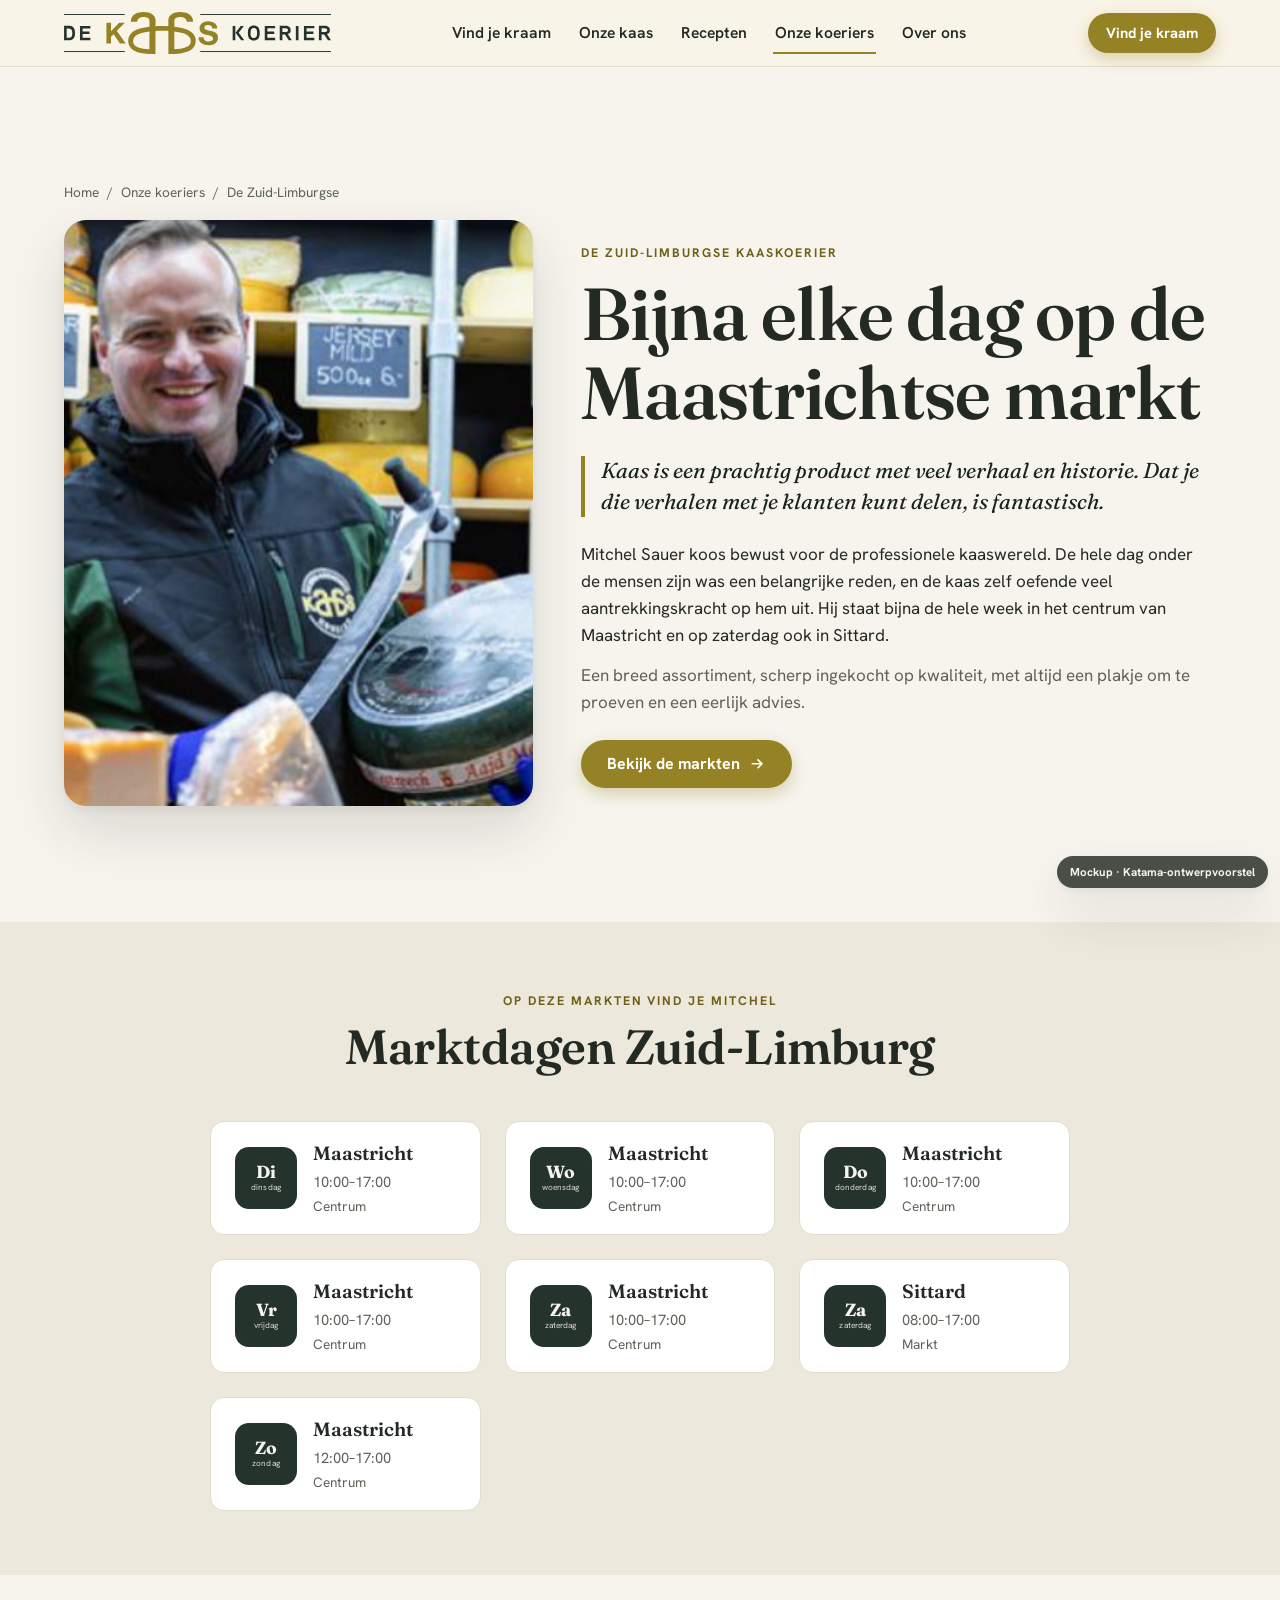
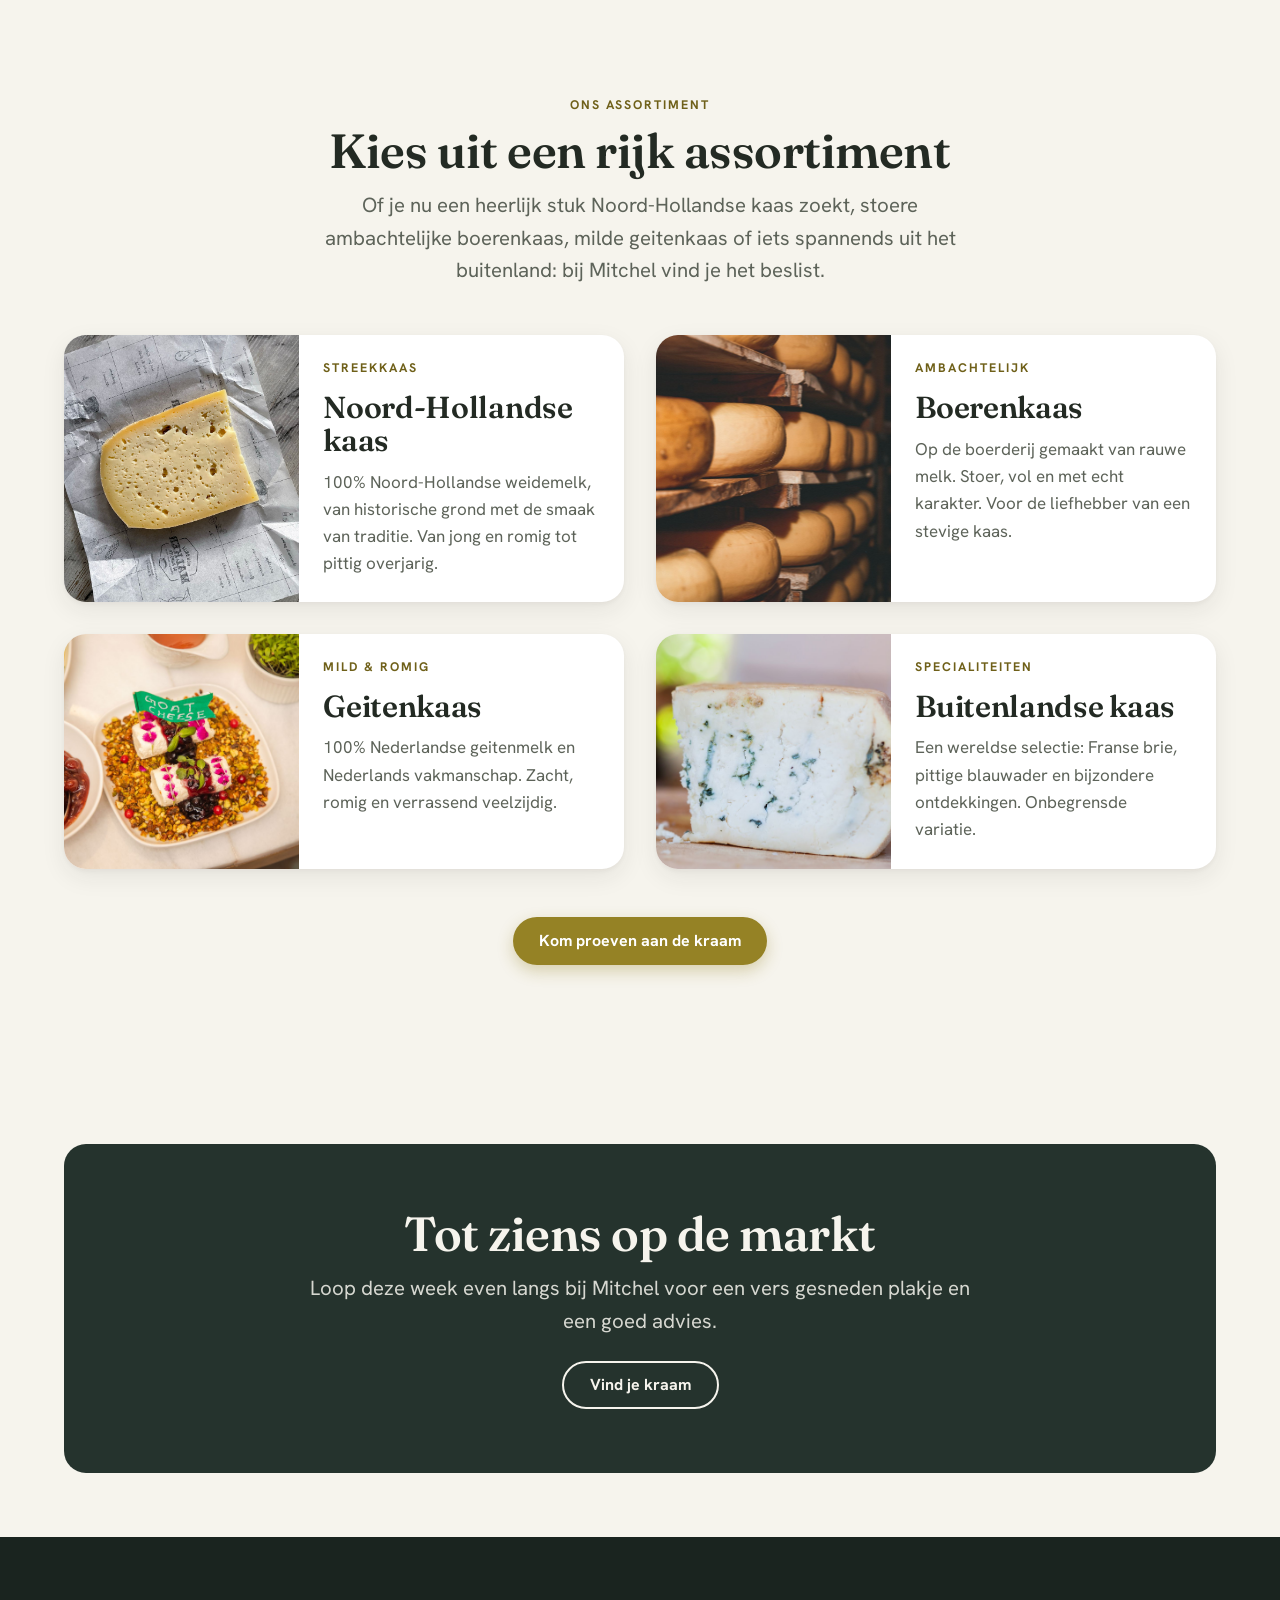
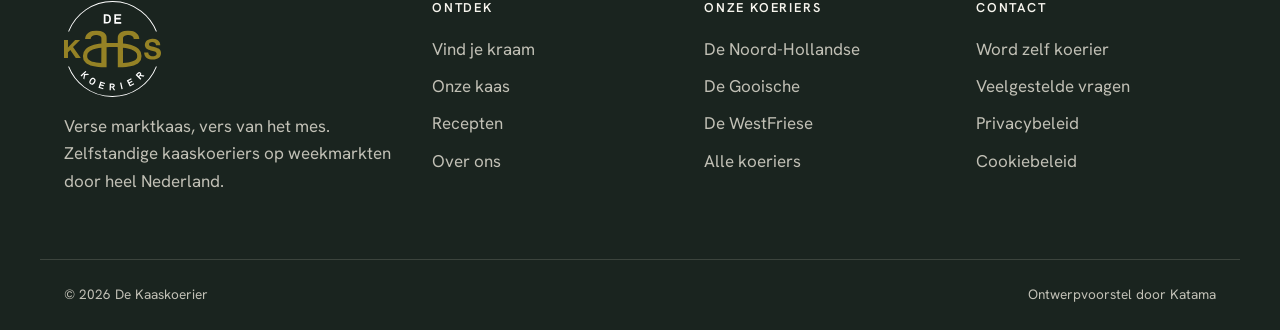
<file: koerier-zuid-limburgse.html>
<!doctype html>
<html lang="nl">
<head>
<meta charset="utf-8">
<meta name="viewport" content="width=device-width, initial-scale=1">
<link rel="icon" href="favicon.png" type="image/png">
<title>De Zuid-Limburgse Kaaskoerier — Mitchel Sauer | De Kaaskoerier</title>
<meta name="description" content="Maak kennis met Mitchel Sauer van De Zuid-Limburgse Kaaskoerier. Bijna dagelijks op de markt in het centrum van Maastricht, en op zaterdag in Sittard.">
<link rel="preconnect" href="https://fonts.googleapis.com">
<link rel="preconnect" href="https://fonts.gstatic.com" crossorigin>
<link rel="stylesheet" href="assets/css/style.css">
<script type="application/ld+json">
{
  "@context":"https://schema.org",
  "@type":"Person",
  "name":"Mitchel Sauer",
  "jobTitle":"De Zuid-Limburgse Kaaskoerier",
  "worksFor":{"@type":"Organization","name":"De Kaaskoerier"},
  "areaServed":["Maastricht","Sittard"]
}
</script>
</head>
<body>

<header class="site-header">
  <div class="wrap nav">
    <a class="brand" href="index.html" aria-label="De Kaaskoerier home"><img src="assets/img/logo-header.svg" alt="De Kaaskoerier" class="brand-logo"></a>
    <nav class="nav-links" aria-label="Hoofdmenu">
      <a href="vind-je-kraam.html">Vind je kraam</a><a href="index.html#kaas">Onze kaas</a><a href="index.html#recepten">Recepten</a><a href="koeriers.html" class="active">Onze koeriers</a><a href="index.html#over">Over ons</a>
    </nav>
    <div class="nav-actions">
      <a class="btn btn--primary btn--sm" href="vind-je-kraam.html">Vind je kraam</a>
      <button class="menu-toggle" aria-label="Menu" aria-expanded="false"><span></span><span></span><span></span></button>
    </div>
  </div>
  <nav class="mobile-menu" aria-label="Mobiel menu">
    <a href="vind-je-kraam.html">Vind je kraam</a><a href="index.html#kaas">Onze kaas</a><a href="index.html#recepten">Recepten</a><a href="koeriers.html">Onze koeriers</a><a href="index.html#over">Over ons</a>
  </nav>
</header>

<!-- PROFIEL HERO -->
<section class="section">
  <div class="wrap">
    <div class="breadcrumb" style="color:var(--ink-soft)"><a href="index.html">Home</a> <span>/</span> <a href="koeriers.html">Onze koeriers</a> <span>/</span> <span>De Zuid-Limburgse</span></div>
    <div class="profile-hero" style="margin-top:var(--s4)">
      <div class="profile-portrait reveal"><img src="assets/img/koerier-sauer.jpg" alt="Mitchel Sauer, De Zuid-Limburgse Kaaskoerier, aan de kraam" style="object-position:center 20%" data-fallback="Mitchel Sauer"></div>
      <div class="reveal">
        <span class="eyebrow">de zuid-limburgse kaaskoerier</span>
        <h1 style="margin-top:var(--s2)">Bijna elke dag op de Maastrichtse markt</h1>
        <blockquote style="font-family:var(--display);font-style:italic;font-size:1.35rem;line-height:1.4;color:var(--green-deep);border-left:4px solid var(--gold);padding-left:var(--s4);margin:var(--s5) 0">Kaas is een prachtig product met veel verhaal en historie. Dat je die verhalen met je klanten kunt delen, is fantastisch.</blockquote>
        <p>Mitchel Sauer koos bewust voor de professionele kaaswereld. De hele dag onder de mensen zijn was een belangrijke reden, en de kaas zelf oefende veel aantrekkingskracht op hem uit. Hij staat bijna de hele week in het centrum van Maastricht en op zaterdag ook in Sittard.</p>
        <p class="muted" style="margin-top:var(--s3)">Een breed assortiment, scherp ingekocht op kwaliteit, met altijd een plakje om te proeven en een eerlijk advies.</p>
        <a class="btn btn--primary" style="margin-top:var(--s5)" href="vind-je-kraam.html">Bekijk de markten
          <svg viewBox="0 0 24 24" fill="none" stroke="currentColor" stroke-width="2.2"><path d="M5 12h14M13 6l6 6-6 6"/></svg></a>
      </div>
    </div>
  </div>
</section>

<!-- MARKTDAGEN -->
<section class="section--tight bg-cream2">
  <div class="wrap">
    <div class="section-head center"><span class="eyebrow">op deze markten vind je mitchel</span><h2>Marktdagen Zuid-Limburg</h2></div>
    <div class="grid cols-3" style="max-width:860px;margin-inline:auto">
      <div class="market-row" style="grid-template-columns:auto 1fr"><div class="day-badge"><span class="d">Di</span><span class="t">dinsdag</span></div><div><div class="place">Maastricht</div><div class="meta"><span>10:00–17:00</span></div><div class="muted" style="font-size:.85rem;margin-top:2px">Centrum</div></div></div>
      <div class="market-row" style="grid-template-columns:auto 1fr"><div class="day-badge"><span class="d">Wo</span><span class="t">woensdag</span></div><div><div class="place">Maastricht</div><div class="meta"><span>10:00–17:00</span></div><div class="muted" style="font-size:.85rem;margin-top:2px">Centrum</div></div></div>
      <div class="market-row" style="grid-template-columns:auto 1fr"><div class="day-badge"><span class="d">Do</span><span class="t">donderdag</span></div><div><div class="place">Maastricht</div><div class="meta"><span>10:00–17:00</span></div><div class="muted" style="font-size:.85rem;margin-top:2px">Centrum</div></div></div>
      <div class="market-row" style="grid-template-columns:auto 1fr"><div class="day-badge"><span class="d">Vr</span><span class="t">vrijdag</span></div><div><div class="place">Maastricht</div><div class="meta"><span>10:00–17:00</span></div><div class="muted" style="font-size:.85rem;margin-top:2px">Centrum</div></div></div>
      <div class="market-row" style="grid-template-columns:auto 1fr"><div class="day-badge"><span class="d">Za</span><span class="t">zaterdag</span></div><div><div class="place">Maastricht</div><div class="meta"><span>10:00–17:00</span></div><div class="muted" style="font-size:.85rem;margin-top:2px">Centrum</div></div></div>
      <div class="market-row" style="grid-template-columns:auto 1fr"><div class="day-badge"><span class="d">Za</span><span class="t">zaterdag</span></div><div><div class="place">Sittard</div><div class="meta"><span>08:00–17:00</span></div><div class="muted" style="font-size:.85rem;margin-top:2px">Markt</div></div></div>
      <div class="market-row" style="grid-template-columns:auto 1fr"><div class="day-badge"><span class="d">Zo</span><span class="t">zondag</span></div><div><div class="place">Maastricht</div><div class="meta"><span>12:00–17:00</span></div><div class="muted" style="font-size:.85rem;margin-top:2px">Centrum</div></div></div>
    </div>
  </div>
</section>

<!-- ASSORTIMENT -->
<section class="section" id="assortiment">
  <div class="wrap">
    <div class="section-head center">
      <span class="eyebrow">ons assortiment</span>
      <h2>Kies uit een rijk assortiment</h2>
      <p class="lead">Of je nu een heerlijk stuk Noord-Hollandse kaas zoekt, stoere ambachtelijke boerenkaas, milde geitenkaas of iets spannends uit het buitenland: bij Mitchel vind je het beslist.</p>
    </div>
    <div class="grid cols-2" style="gap:var(--s6)">
      <article class="card reveal" style="flex-direction:row">
        <div class="card-media" style="aspect-ratio:1;width:42%;flex:none"><img src="assets/img/kaas-noord-hollandse.jpg" alt="Noord-Hollandse kaas" data-fallback="NH-kaas"></div>
        <div class="card-body"><span class="eyebrow">streekkaas</span><h3 style="margin:4px 0">Noord-Hollandse kaas</h3><p class="muted">100% Noord-Hollandse weidemelk, van historische grond met de smaak van traditie. Van jong en romig tot pittig overjarig.</p></div>
      </article>
      <article class="card reveal" style="flex-direction:row">
        <div class="card-media" style="aspect-ratio:1;width:42%;flex:none"><img src="assets/img/kaas-boeren.jpg" alt="Boerenkaas" data-fallback="boeren"></div>
        <div class="card-body"><span class="eyebrow">ambachtelijk</span><h3 style="margin:4px 0">Boerenkaas</h3><p class="muted">Op de boerderij gemaakt van rauwe melk. Stoer, vol en met echt karakter. Voor de liefhebber van een stevige kaas.</p></div>
      </article>
      <article class="card reveal" style="flex-direction:row">
        <div class="card-media" style="aspect-ratio:1;width:42%;flex:none"><img src="assets/img/kaas-geiten.jpg" alt="Geitenkaas" data-fallback="geiten"></div>
        <div class="card-body"><span class="eyebrow">mild &amp; romig</span><h3 style="margin:4px 0">Geitenkaas</h3><p class="muted">100% Nederlandse geitenmelk en Nederlands vakmanschap. Zacht, romig en verrassend veelzijdig.</p></div>
      </article>
      <article class="card reveal" style="flex-direction:row">
        <div class="card-media" style="aspect-ratio:1;width:42%;flex:none"><img src="assets/img/kaas-buitenlands.jpg" alt="Buitenlandse kaas" data-fallback="buitenlands"></div>
        <div class="card-body"><span class="eyebrow">specialiteiten</span><h3 style="margin:4px 0">Buitenlandse kaas</h3><p class="muted">Een wereldse selectie: Franse brie, pittige blauwader en bijzondere ontdekkingen. Onbegrensde variatie.</p></div>
      </article>
    </div>
    <div class="center" style="margin-top:var(--s7)"><a class="btn btn--primary" href="vind-je-kraam.html">Kom proeven aan de kraam</a></div>
  </div>
</section>

<!-- CTA -->
<section class="section--tight">
  <div class="wrap"><div class="cta-band reveal">
    <h2>Tot ziens op de markt</h2>
    <p class="lead" style="margin-inline:auto">Loop deze week even langs bij Mitchel voor een vers gesneden plakje en een goed advies.</p>
    <a class="btn btn--ghost" style="margin-top:var(--s5)" href="vind-je-kraam.html">Vind je kraam</a>
  </div></div>
</section>

<footer class="site-footer">
  <div class="wrap footer-grid">
    <div><div class="footer-logo"><img src="assets/img/logo-wit.svg" alt="De Kaaskoerier"></div><p>Verse marktkaas, vers van het mes. Zelfstandige kaaskoeriers op weekmarkten door heel Nederland.</p></div>
    <div><h4>Ontdek</h4><a href="vind-je-kraam.html">Vind je kraam</a><a href="index.html#kaas">Onze kaas</a><a href="index.html#recepten">Recepten</a><a href="index.html#over">Over ons</a></div>
    <div><h4>Onze koeriers</h4><a href="koerier-matteo.html">De Noord-Hollandse</a><a href="#">De Gooische</a><a href="#">De WestFriese</a><a href="#">Alle koeriers</a></div>
    <div><h4>Contact</h4><a href="#">Word zelf koerier</a><a href="#">Veelgestelde vragen</a><a href="#">Privacybeleid</a><a href="#">Cookiebeleid</a></div>
  </div>
  <div class="wrap footer-bottom"><span>© 2026 De Kaaskoerier</span><span>Ontwerpvoorstel door Katama</span></div>
</footer>

<div class="demo-flag">Mockup · Katama-ontwerpvoorstel</div>
<script src="assets/app.js"></script>
</body>
</html>
</file>
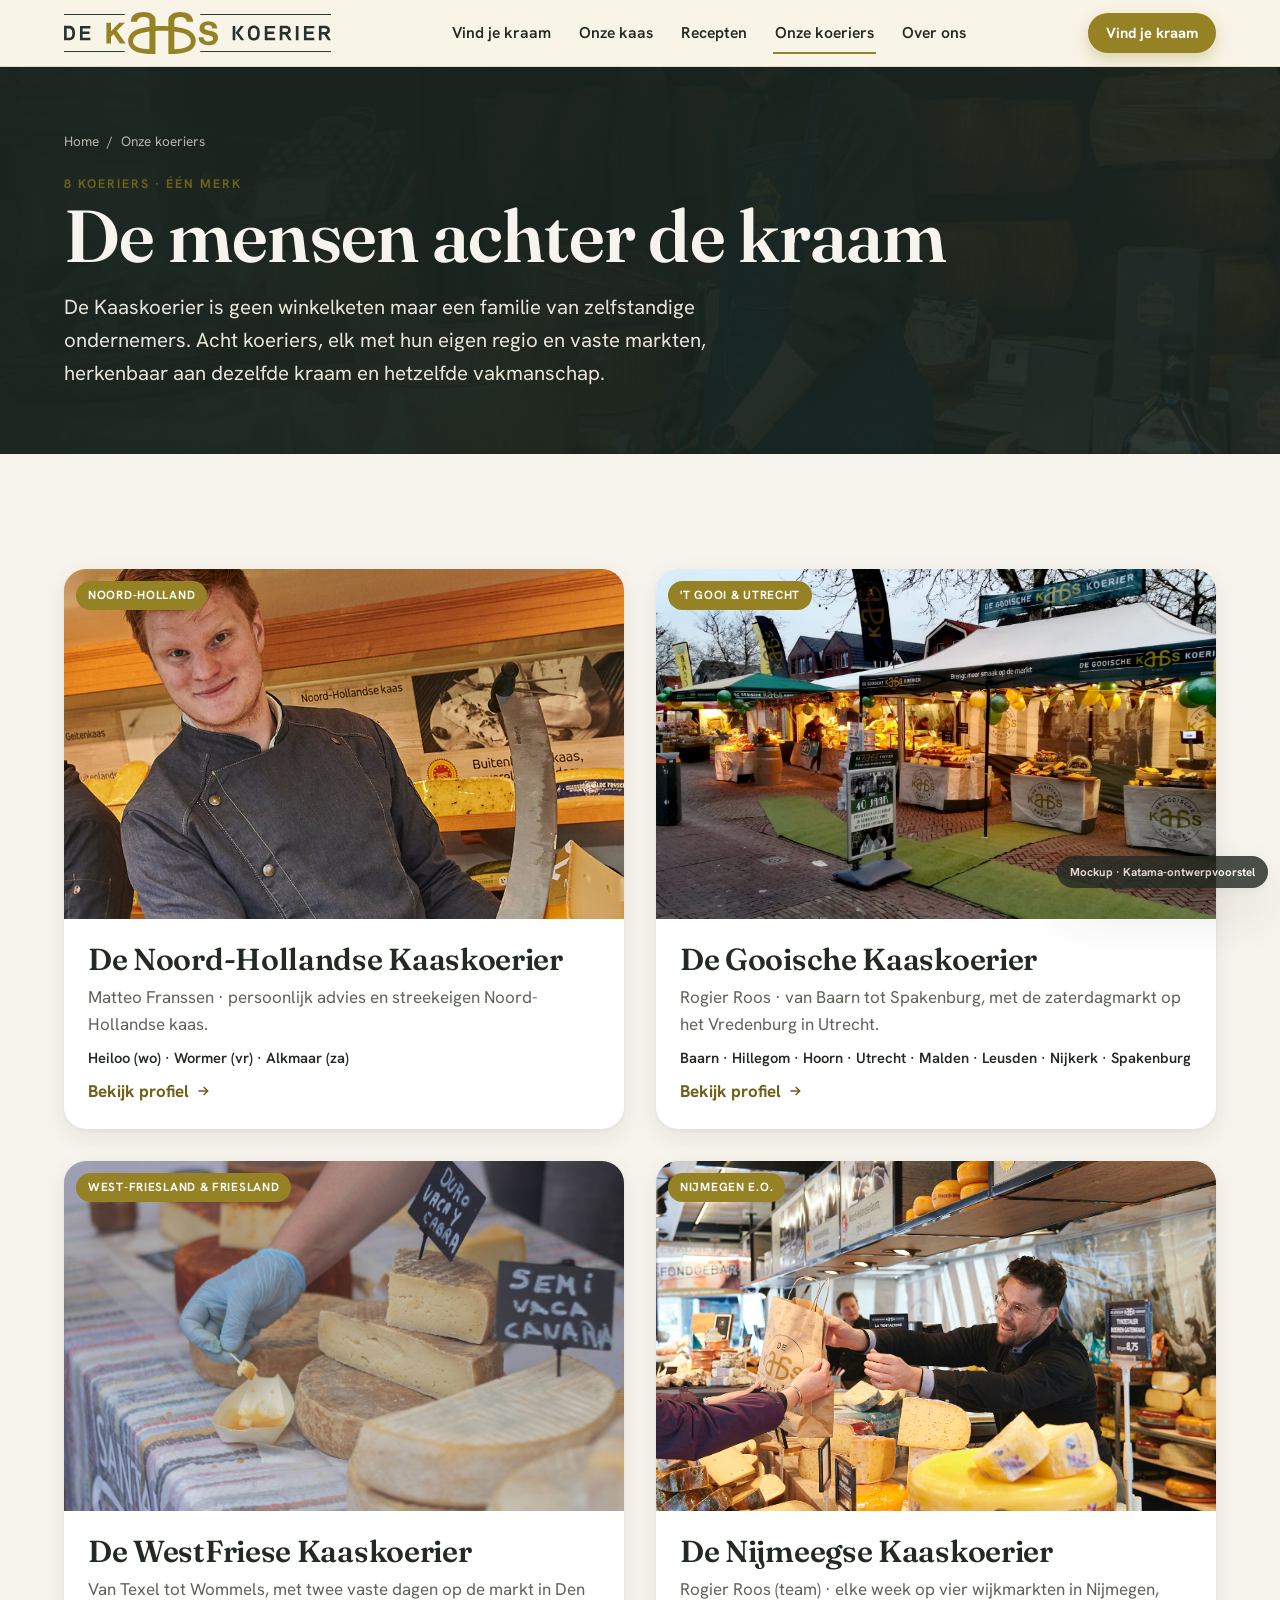
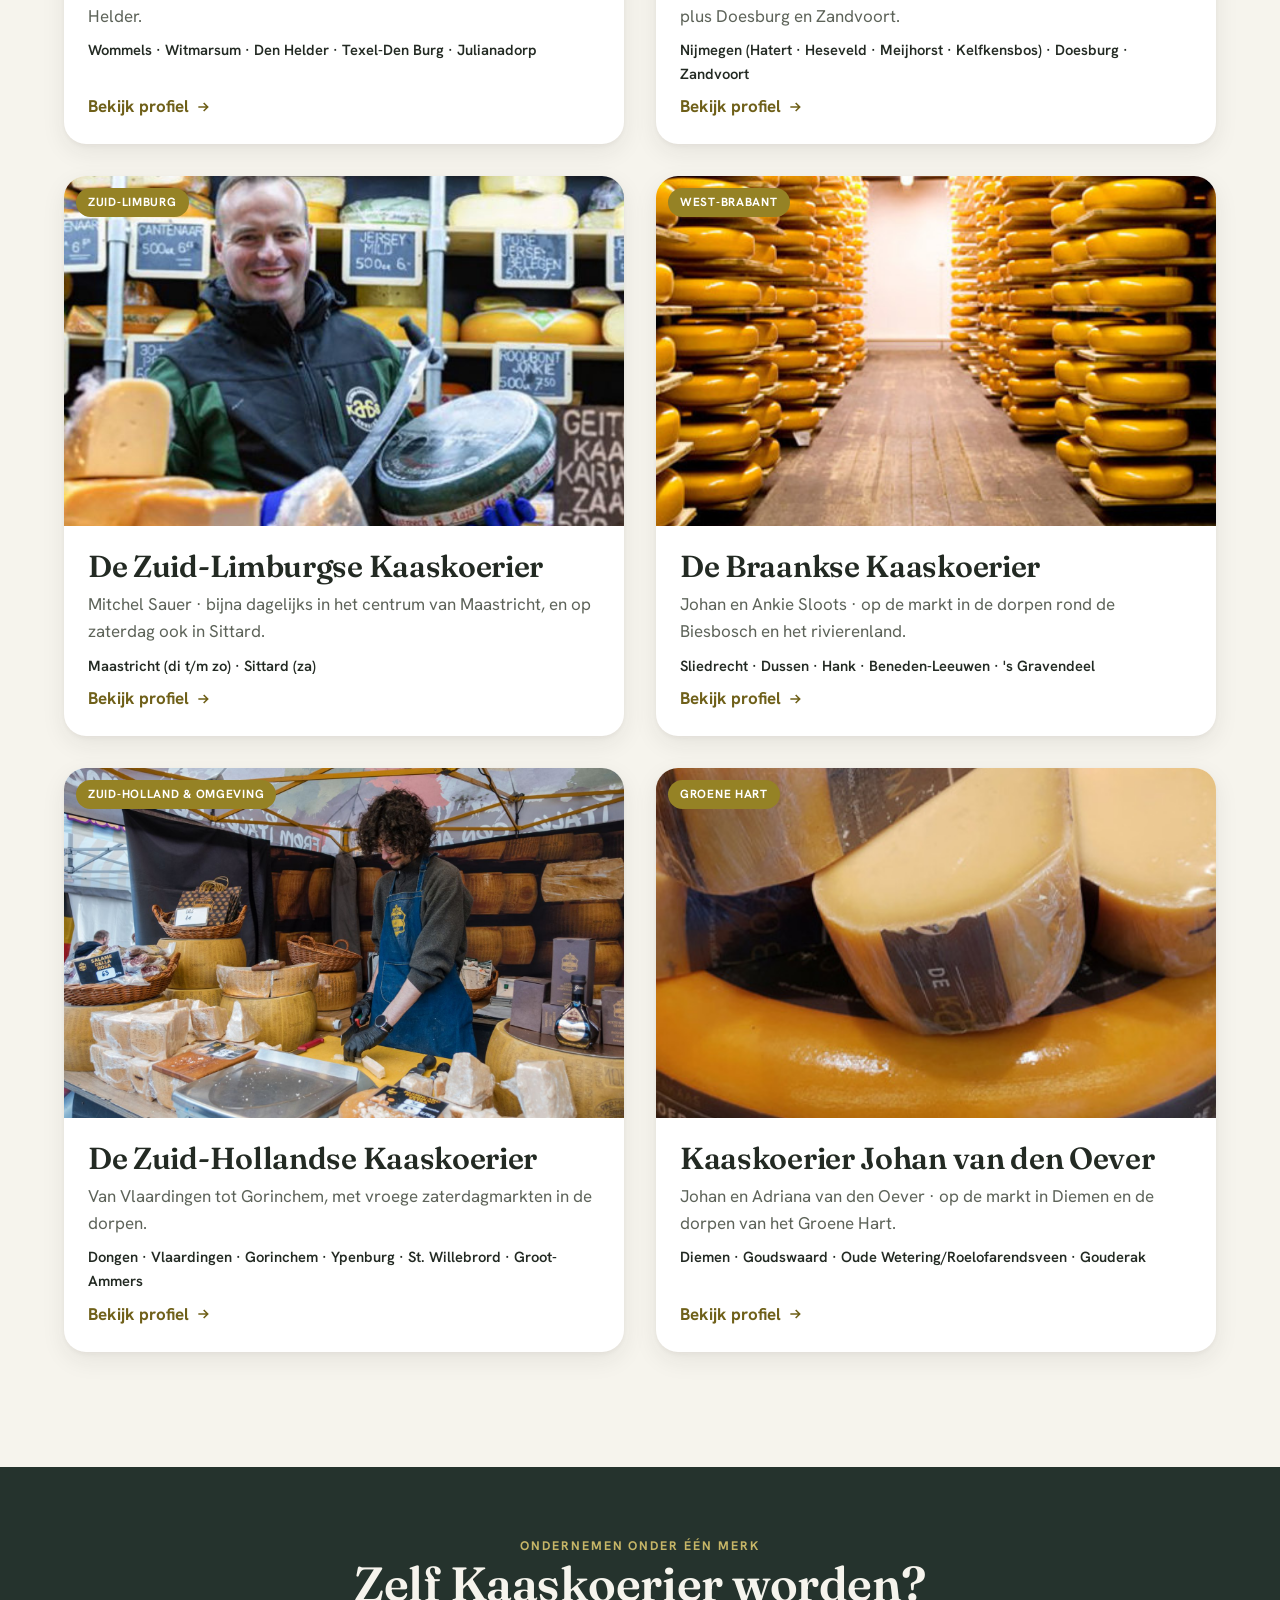
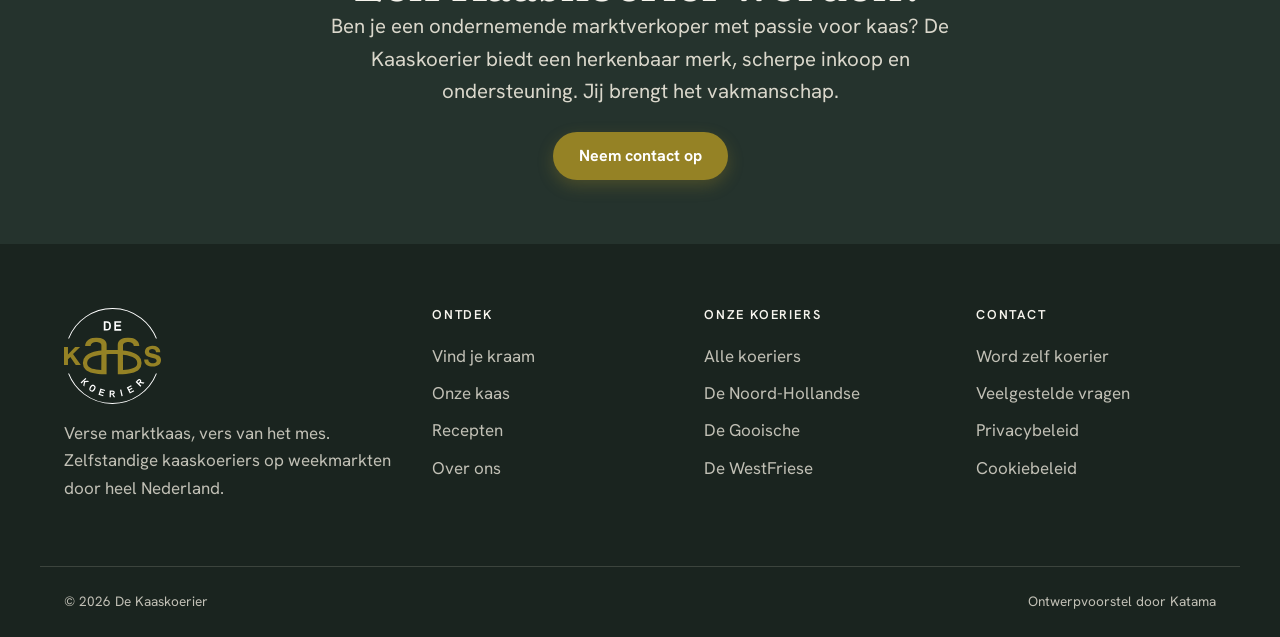
<file: koeriers.html>
<!doctype html>
<html lang="nl">
<head>
<meta charset="utf-8">
<meta name="viewport" content="width=device-width, initial-scale=1">
<link rel="icon" href="favicon.png" type="image/png">
<title>Onze koeriers — 8 zelfstandige kaaskoeriers | De Kaaskoerier</title>
<meta name="description" content="Maak kennis met de 8 zelfstandige Kaaskoeriers: de Noord-Hollandse, Gooische, WestFriese, Nijmeegse, Zuid-Limburgse, Braankse, Zuid-Hollandse en Kaaskoerier Johan van den Oever. Eén merk, vakmensen op de markt in heel Nederland.">
<link rel="preconnect" href="https://fonts.googleapis.com">
<link rel="preconnect" href="https://fonts.gstatic.com" crossorigin>
<link rel="stylesheet" href="assets/css/style.css">
</head>
<body>

<header class="site-header">
  <div class="wrap nav">
    <a class="brand" href="index.html" aria-label="De Kaaskoerier home"><img src="assets/img/logo-header.svg" alt="De Kaaskoerier" class="brand-logo"></a>
    <nav class="nav-links" aria-label="Hoofdmenu">
      <a href="vind-je-kraam.html">Vind je kraam</a>
      <a href="index.html#kaas">Onze kaas</a>
      <a href="index.html#recepten">Recepten</a>
      <a href="koeriers.html" class="active">Onze koeriers</a>
      <a href="index.html#over">Over ons</a>
    </nav>
    <div class="nav-actions">
      <a class="btn btn--primary btn--sm" href="vind-je-kraam.html">Vind je kraam</a>
      <button class="menu-toggle" aria-label="Menu" aria-expanded="false"><span></span><span></span><span></span></button>
    </div>
  </div>
  <nav class="mobile-menu" aria-label="Mobiel menu">
    <a href="vind-je-kraam.html">Vind je kraam</a><a href="index.html#kaas">Onze kaas</a><a href="index.html#recepten">Recepten</a><a href="koeriers.html">Onze koeriers</a><a href="index.html#over">Over ons</a>
  </nav>
</header>

<!-- PAGE HERO -->
<section class="page-hero">
  <div class="hero-media" style="position:absolute;inset:0;opacity:.26"><img src="assets/img/markt-sfeer.jpg" alt="" data-fallback="markt" aria-hidden="true" style="width:100%;height:100%;object-fit:cover"></div>
  <div class="wrap">
    <div class="breadcrumb"><a href="index.html">Home</a> <span>/</span> <span>Onze koeriers</span></div>
    <span class="eyebrow">8 koeriers · één merk</span>
    <h1>De mensen achter de kraam</h1>
    <p class="lead" style="color:rgba(250,244,232,.92);margin-top:var(--s4)">De Kaaskoerier is geen winkelketen maar een familie van zelfstandige ondernemers. Acht koeriers, elk met hun eigen regio en vaste markten, herkenbaar aan dezelfde kraam en hetzelfde vakmanschap.</p>
  </div>
</section>

<section class="section">
  <div class="wrap">
    <div class="grid cols-2" style="gap:var(--s6)">

      <!-- Noord-Hollandse (Matteo) -->
      <article class="card reveal">
        <div class="card-media" style="aspect-ratio:16/10"><img src="assets/img/matteo-kraam.jpg" alt="Matteo, De Noord-Hollandse Kaaskoerier, aan de kraam" style="object-position:center 22%" data-fallback="Noord-Hollandse"><span class="card-tag">Noord-Holland</span></div>
        <div class="card-body">
          <h3>De Noord-Hollandse Kaaskoerier</h3>
          <p class="muted">Matteo Franssen · persoonlijk advies en streekeigen Noord-Hollandse kaas.</p>
          <p style="font-weight:600;font-size:.92rem">Heiloo (wo) · Wormer (vr) · Alkmaar (za)</p>
          <a class="card-link" href="koerier-matteo.html">Bekijk profiel <svg width="16" height="16" viewBox="0 0 24 24" fill="none" stroke="currentColor" stroke-width="2.4"><path d="M5 12h14M13 6l6 6-6 6"/></svg></a>
        </div>
      </article>

      <!-- Gooische -->
      <article class="card reveal">
        <div class="card-media" style="aspect-ratio:16/10"><img src="assets/img/koerier-gooische.jpg" alt="De kraam van De Gooische Kaaskoerier op de markt" data-fallback="Gooische"><span class="card-tag">'t Gooi &amp; Utrecht</span></div>
        <div class="card-body">
          <h3>De Gooische Kaaskoerier</h3>
          <p class="muted">Rogier Roos · van Baarn tot Spakenburg, met de zaterdagmarkt op het Vredenburg in Utrecht.</p>
          <p style="font-weight:600;font-size:.92rem">Baarn · Hillegom · Hoorn · Utrecht · Malden · Leusden · Nijkerk · Spakenburg</p>
          <a class="card-link" href="koerier-gooische.html">Bekijk profiel <svg width="16" height="16" viewBox="0 0 24 24" fill="none" stroke="currentColor" stroke-width="2.4"><path d="M5 12h14M13 6l6 6-6 6"/></svg></a>
        </div>
      </article>

      <!-- WestFriese -->
      <article class="card reveal">
        <div class="card-media" style="aspect-ratio:16/10"><img src="assets/img/sfeer-kraam-1.jpg" alt="Marktkraam met verse kaas (voorbeeldbeeld)" data-fallback="WestFriese"><span class="card-tag">West-Friesland &amp; Friesland</span></div>
        <div class="card-body">
          <h3>De WestFriese Kaaskoerier</h3>
          <p class="muted">Van Texel tot Wommels, met twee vaste dagen op de markt in Den Helder.</p>
          <p style="font-weight:600;font-size:.92rem">Wommels · Witmarsum · Den Helder · Texel-Den Burg · Julianadorp</p>
          <a class="card-link" href="koerier-westfriese.html">Bekijk profiel <svg width="16" height="16" viewBox="0 0 24 24" fill="none" stroke="currentColor" stroke-width="2.4"><path d="M5 12h14M13 6l6 6-6 6"/></svg></a>
        </div>
      </article>

      <!-- Nijmeegse -->
      <article class="card reveal">
        <div class="card-media" style="aspect-ratio:16/10"><img src="assets/img/koerier-nijmeegse.jpg" alt="De Nijmeegse Kaaskoerier helpt een klant aan de kraam" data-fallback="Nijmeegse"><span class="card-tag">Nijmegen e.o.</span></div>
        <div class="card-body">
          <h3>De Nijmeegse Kaaskoerier</h3>
          <p class="muted">Rogier Roos (team) · elke week op vier wijkmarkten in Nijmegen, plus Doesburg en Zandvoort.</p>
          <p style="font-weight:600;font-size:.92rem">Nijmegen (Hatert · Heseveld · Meijhorst · Kelfkensbos) · Doesburg · Zandvoort</p>
          <a class="card-link" href="koerier-nijmeegse.html">Bekijk profiel <svg width="16" height="16" viewBox="0 0 24 24" fill="none" stroke="currentColor" stroke-width="2.4"><path d="M5 12h14M13 6l6 6-6 6"/></svg></a>
        </div>
      </article>

      <!-- Zuid-Limburgse -->
      <article class="card reveal">
        <div class="card-media" style="aspect-ratio:16/10"><img src="assets/img/koerier-sauer.jpg" alt="Mitchel Sauer, De Zuid-Limburgse Kaaskoerier, aan de kraam" data-fallback="Zuid-Limburgse"><span class="card-tag">Zuid-Limburg</span></div>
        <div class="card-body">
          <h3>De Zuid-Limburgse Kaaskoerier</h3>
          <p class="muted">Mitchel Sauer · bijna dagelijks in het centrum van Maastricht, en op zaterdag ook in Sittard.</p>
          <p style="font-weight:600;font-size:.92rem">Maastricht (di t/m zo) · Sittard (za)</p>
          <a class="card-link" href="koerier-zuid-limburgse.html">Bekijk profiel <svg width="16" height="16" viewBox="0 0 24 24" fill="none" stroke="currentColor" stroke-width="2.4"><path d="M5 12h14M13 6l6 6-6 6"/></svg></a>
        </div>
      </article>

      <!-- Braankse -->
      <article class="card reveal">
        <div class="card-media" style="aspect-ratio:16/10"><img src="assets/img/koerier-braankse.jpg" alt="Rijpende kaaswielen van De Braankse Kaaskoerier" data-fallback="Braankse"><span class="card-tag">West-Brabant</span></div>
        <div class="card-body">
          <h3>De Braankse Kaaskoerier</h3>
          <p class="muted">Johan en Ankie Sloots · op de markt in de dorpen rond de Biesbosch en het rivierenland.</p>
          <p style="font-weight:600;font-size:.92rem">Sliedrecht · Dussen · Hank · Beneden-Leeuwen · 's Gravendeel</p>
          <a class="card-link" href="koerier-braankse.html">Bekijk profiel <svg width="16" height="16" viewBox="0 0 24 24" fill="none" stroke="currentColor" stroke-width="2.4"><path d="M5 12h14M13 6l6 6-6 6"/></svg></a>
        </div>
      </article>

      <!-- Zuid-Hollandse -->
      <article class="card reveal">
        <div class="card-media" style="aspect-ratio:16/10"><img src="assets/img/markt-sfeer.jpg" alt="Marktsfeer met verse kaas (voorbeeldbeeld)" data-fallback="Zuid-Hollandse"><span class="card-tag">Zuid-Holland &amp; omgeving</span></div>
        <div class="card-body">
          <h3>De Zuid-Hollandse Kaaskoerier</h3>
          <p class="muted">Van Vlaardingen tot Gorinchem, met vroege zaterdagmarkten in de dorpen.</p>
          <p style="font-weight:600;font-size:.92rem">Dongen · Vlaardingen · Gorinchem · Ypenburg · St. Willebrord · Groot-Ammers</p>
          <a class="card-link" href="koerier-zuid-hollandse.html">Bekijk profiel <svg width="16" height="16" viewBox="0 0 24 24" fill="none" stroke="currentColor" stroke-width="2.4"><path d="M5 12h14M13 6l6 6-6 6"/></svg></a>
        </div>
      </article>

      <!-- Johan van den Oever -->
      <article class="card reveal">
        <div class="card-media" style="aspect-ratio:16/10"><img src="assets/img/koerier-johan.jpg" alt="Kaas met merkverpakking van Kaaskoerier Johan van den Oever" data-fallback="Johan van den Oever"><span class="card-tag">Groene Hart</span></div>
        <div class="card-body">
          <h3>Kaaskoerier Johan van den Oever</h3>
          <p class="muted">Johan en Adriana van den Oever · op de markt in Diemen en de dorpen van het Groene Hart.</p>
          <p style="font-weight:600;font-size:.92rem">Diemen · Goudswaard · Oude Wetering/Roelofarendsveen · Gouderak</p>
          <a class="card-link" href="koerier-johan.html">Bekijk profiel <svg width="16" height="16" viewBox="0 0 24 24" fill="none" stroke="currentColor" stroke-width="2.4"><path d="M5 12h14M13 6l6 6-6 6"/></svg></a>
        </div>
      </article>

    </div>
  </div>
</section>

<!-- WORD KOERIER -->
<section class="section--tight bg-green">
  <div class="wrap center">
    <span class="eyebrow">ondernemen onder één merk</span>
    <h2>Zelf Kaaskoerier worden?</h2>
    <p class="lead" style="margin-inline:auto;color:rgba(250,244,232,.85)">Ben je een ondernemende marktverkoper met passie voor kaas? De Kaaskoerier biedt een herkenbaar merk, scherpe inkoop en ondersteuning. Jij brengt het vakmanschap.</p>
    <a class="btn btn--primary" style="margin-top:var(--s5)" href="#">Neem contact op</a>
  </div>
</section>

<footer class="site-footer">
  <div class="wrap footer-grid">
    <div><div class="footer-logo"><img src="assets/img/logo-wit.svg" alt="De Kaaskoerier"></div><p>Verse marktkaas, vers van het mes. Zelfstandige kaaskoeriers op weekmarkten door heel Nederland.</p></div>
    <div><h4>Ontdek</h4><a href="vind-je-kraam.html">Vind je kraam</a><a href="index.html#kaas">Onze kaas</a><a href="index.html#recepten">Recepten</a><a href="index.html#over">Over ons</a></div>
    <div><h4>Onze koeriers</h4><a href="koeriers.html">Alle koeriers</a><a href="koerier-matteo.html">De Noord-Hollandse</a><a href="koeriers.html">De Gooische</a><a href="koeriers.html">De WestFriese</a></div>
    <div><h4>Contact</h4><a href="#">Word zelf koerier</a><a href="#">Veelgestelde vragen</a><a href="#">Privacybeleid</a><a href="#">Cookiebeleid</a></div>
  </div>
  <div class="wrap footer-bottom"><span>© 2026 De Kaaskoerier</span><span>Ontwerpvoorstel door Katama</span></div>
</footer>

<div class="demo-flag">Mockup · Katama-ontwerpvoorstel</div>
<script src="assets/app.js"></script>
</body>
</html>
</file>
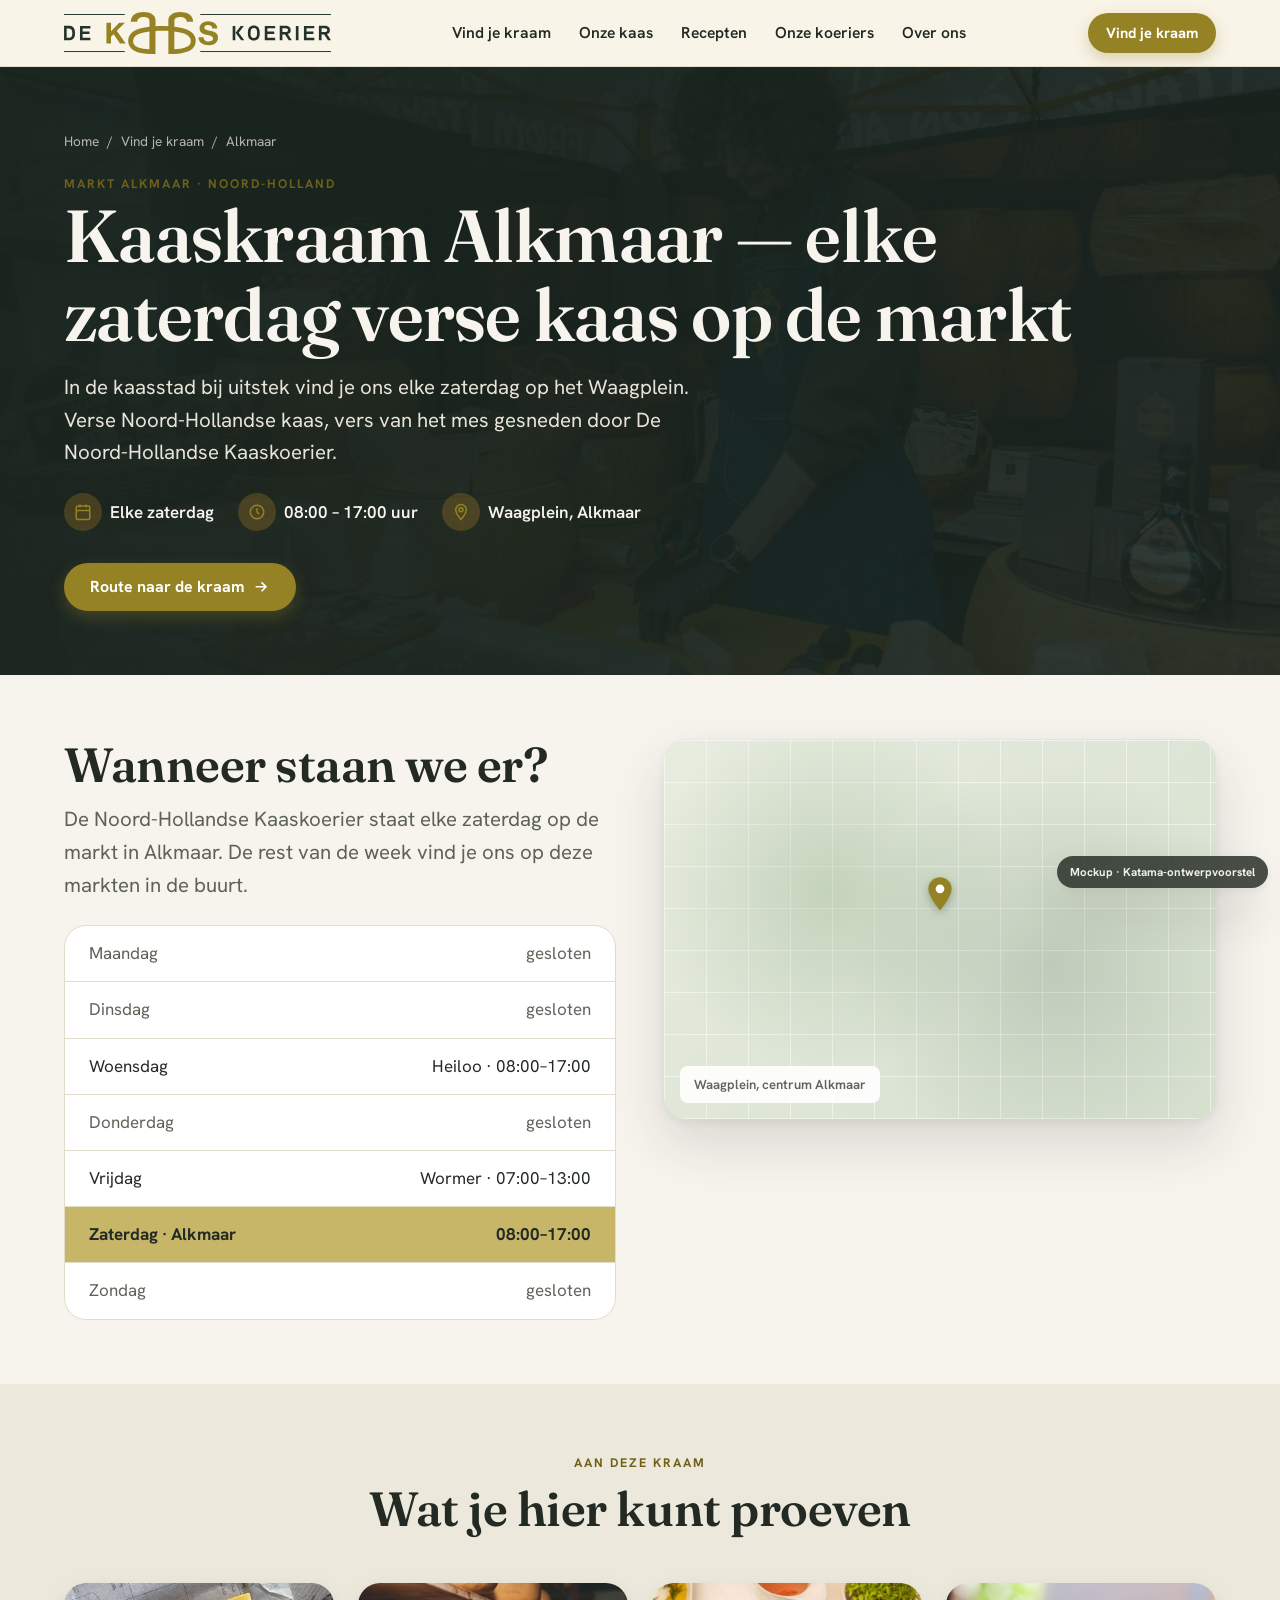
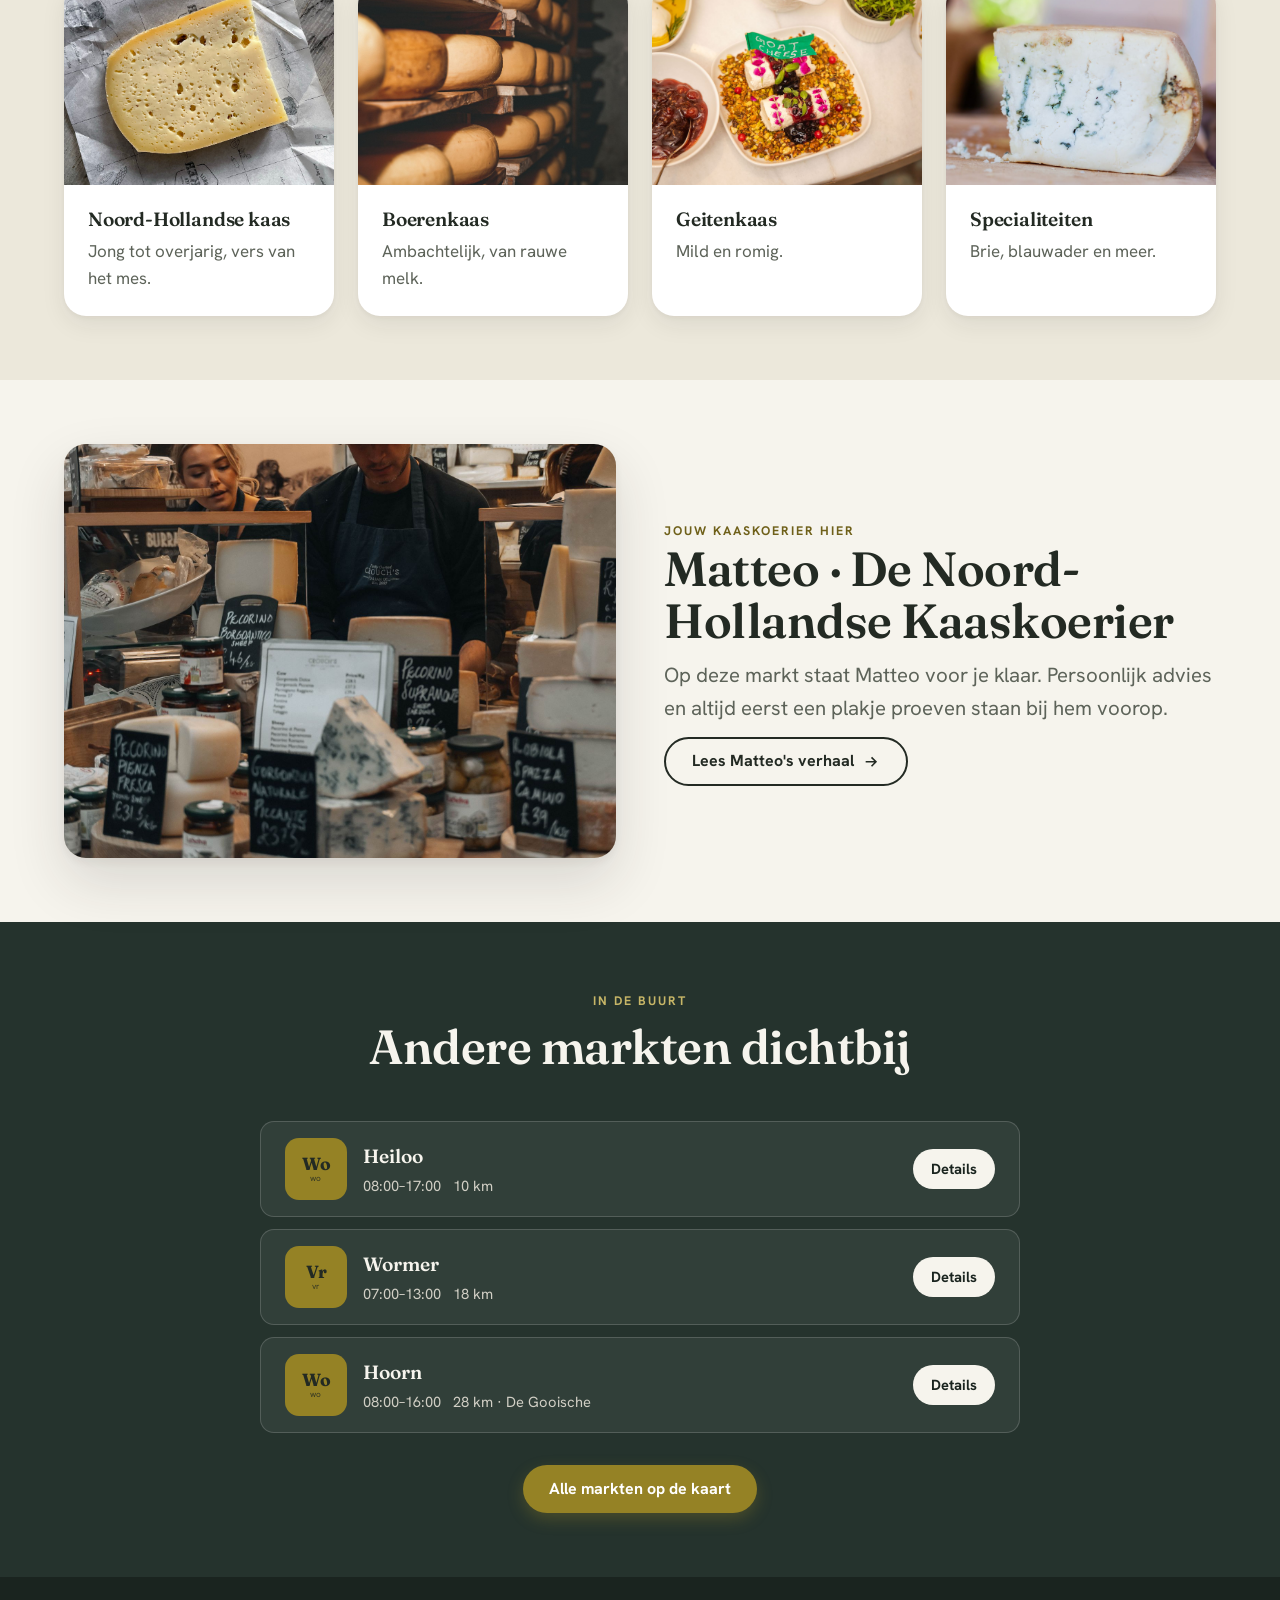
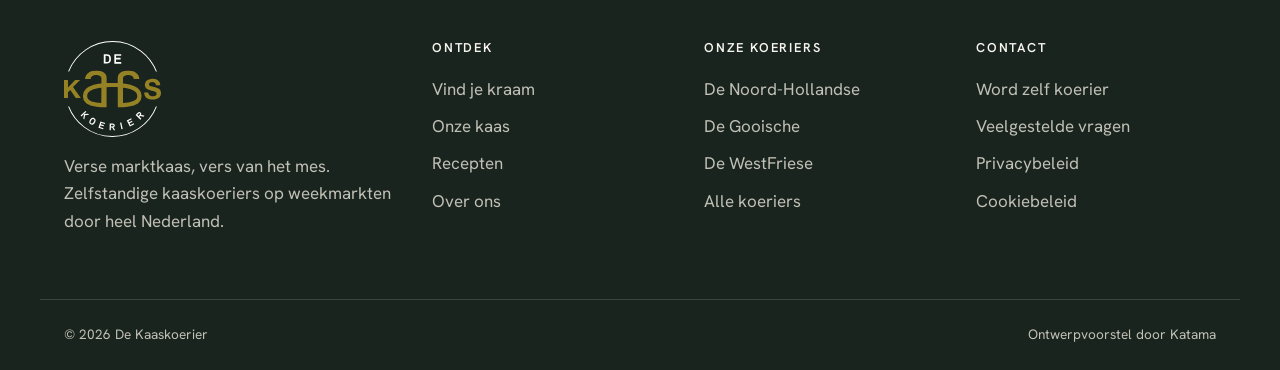
<file: markt-alkmaar.html>
<!doctype html>
<html lang="nl">
<head>
<meta charset="utf-8">
<meta name="viewport" content="width=device-width, initial-scale=1">
<link rel="icon" href="favicon.png" type="image/png">
<title>Kaaskraam Alkmaar — elke zaterdag verse kaas op de markt | De Kaaskoerier</title>
<meta name="description" content="De Kaaskoerier staat elke zaterdag van 08:00 tot 17:00 op de markt in het centrum van Alkmaar. Verse Noord-Hollandse kaas, boerenkaas en geitenkaas, vers van het mes. Tot ziens aan de kraam!">
<link rel="preconnect" href="https://fonts.googleapis.com">
<link rel="preconnect" href="https://fonts.gstatic.com" crossorigin>
<link rel="stylesheet" href="assets/css/style.css">
<script type="application/ld+json">
{
  "@context":"https://schema.org",
  "@type":"LocalBusiness",
  "name":"De Kaaskoerier — markt Alkmaar",
  "image":"https://dekaaskoerier.nl/assets/img/hero-markt.jpg",
  "description":"Verse marktkaas van De Noord-Hollandse Kaaskoerier, elke zaterdag op de markt in Alkmaar.",
  "parentOrganization":{"@type":"Organization","name":"De Kaaskoerier"},
  "address":{"@type":"PostalAddress","streetAddress":"Waagplein","addressLocality":"Alkmaar","postalCode":"1811 JP","addressCountry":"NL"},
  "geo":{"@type":"GeoCoordinates","latitude":52.6324,"longitude":4.7534},
  "openingHoursSpecification":[{"@type":"OpeningHoursSpecification","dayOfWeek":"Saturday","opens":"08:00","closes":"17:00"}],
  "priceRange":"€€",
  "servesCuisine":"Kaas"
}
</script>
</head>
<body>

<header class="site-header">
  <div class="wrap nav">
    <a class="brand" href="index.html" aria-label="De Kaaskoerier home"><img src="assets/img/logo-header.svg" alt="De Kaaskoerier" class="brand-logo"></a>
    <nav class="nav-links" aria-label="Hoofdmenu">
      <a href="vind-je-kraam.html">Vind je kraam</a><a href="index.html#kaas">Onze kaas</a><a href="index.html#recepten">Recepten</a><a href="koeriers.html">Onze koeriers</a><a href="index.html#over">Over ons</a>
    </nav>
    <div class="nav-actions">
      <a class="btn btn--primary btn--sm" href="vind-je-kraam.html">Vind je kraam</a>
      <button class="menu-toggle" aria-label="Menu" aria-expanded="false"><span></span><span></span><span></span></button>
    </div>
  </div>
  <nav class="mobile-menu" aria-label="Mobiel menu">
    <a href="vind-je-kraam.html">Vind je kraam</a><a href="index.html#kaas">Onze kaas</a><a href="index.html#recepten">Recepten</a><a href="koeriers.html">Onze koeriers</a><a href="index.html#over">Over ons</a>
  </nav>
</header>

<section class="page-hero">
  <div class="hero-media" style="position:absolute;inset:0;opacity:.28"><img src="assets/img/markt-sfeer.jpg" alt="" data-fallback="markt" aria-hidden="true" style="width:100%;height:100%;object-fit:cover"></div>
  <div class="wrap">
    <div class="breadcrumb"><a href="index.html">Home</a> <span>/</span> <a href="vind-je-kraam.html">Vind je kraam</a> <span>/</span> <span>Alkmaar</span></div>
    <span class="eyebrow">markt Alkmaar · Noord-Holland</span>
    <h1>Kaaskraam Alkmaar — elke zaterdag verse kaas op de markt</h1>
    <p class="lead" style="color:rgba(250,244,232,.92);margin-top:var(--s4)">In de kaasstad bij uitstek vind je ons elke zaterdag op het Waagplein. Verse Noord-Hollandse kaas, vers van het mes gesneden door De Noord-Hollandse Kaaskoerier.</p>
    <div class="infobar">
      <div class="item"><span class="ic"><svg viewBox="0 0 24 24" width="18" height="18" fill="none" stroke="currentColor" stroke-width="2"><rect x="3" y="4" width="18" height="18" rx="2"/><path d="M16 2v4M8 2v4M3 10h18"/></svg></span> Elke zaterdag</div>
      <div class="item"><span class="ic"><svg viewBox="0 0 24 24" width="18" height="18" fill="none" stroke="currentColor" stroke-width="2"><circle cx="12" cy="12" r="9"/><path d="M12 7v5l3 3"/></svg></span> 08:00 – 17:00 uur</div>
      <div class="item"><span class="ic"><svg viewBox="0 0 24 24" width="18" height="18" fill="none" stroke="currentColor" stroke-width="2"><path d="M12 2c-3.9 0-7 3.1-7 7 0 5 7 13 7 13s7-8 7-13c0-3.9-3.1-7-7-7z"/><circle cx="12" cy="9" r="2.6"/></svg></span> Waagplein, Alkmaar</div>
    </div>
    <a class="btn btn--primary" style="margin-top:var(--s6)" href="https://maps.google.com/?q=Waagplein+Alkmaar" target="_blank" rel="noopener">Route naar de kraam
      <svg viewBox="0 0 24 24" fill="none" stroke="currentColor" stroke-width="2.2"><path d="M5 12h14M13 6l6 6-6 6"/></svg></a>
  </div>
</section>

<section class="section--tight">
  <div class="wrap">
    <div class="grid cols-2" style="gap:var(--s7);align-items:start">
      <div class="reveal">
        <h2>Wanneer staan we er?</h2>
        <p class="lead" style="margin:var(--s3) 0 var(--s5)">De Noord-Hollandse Kaaskoerier staat elke zaterdag op de markt in Alkmaar. De rest van de week vind je ons op deze markten in de buurt.</p>
        <div class="hours">
          <div class="row closed"><span>Maandag</span><span>gesloten</span></div>
          <div class="row closed"><span>Dinsdag</span><span>gesloten</span></div>
          <div class="row"><span>Woensdag</span><span>Heiloo · 08:00–17:00</span></div>
          <div class="row closed"><span>Donderdag</span><span>gesloten</span></div>
          <div class="row"><span>Vrijdag</span><span>Wormer · 07:00–13:00</span></div>
          <div class="row today"><span>Zaterdag · Alkmaar</span><span>08:00–17:00</span></div>
          <div class="row closed"><span>Zondag</span><span>gesloten</span></div>
        </div>
      </div>
      <div class="map-card reveal" style="min-height:380px" aria-label="Kaart Alkmaar Waagplein">
        <div class="map-canvas"></div>
        <span class="pin" style="left:50%;top:48%"><svg width="40" height="40" viewBox="0 0 24 24" fill="currentColor"><path d="M12 2c-3.9 0-7 3.1-7 7 0 5 7 13 7 13s7-8 7-13c0-3.9-3.1-7-7-7z"/><circle cx="12" cy="9" r="2.6" fill="#fff"/></svg></span>
        <span class="map-note">Waagplein, centrum Alkmaar</span>
      </div>
    </div>
  </div>
</section>

<!-- WAT JE HIER VINDT -->
<section class="section--tight bg-cream2">
  <div class="wrap">
    <div class="section-head center"><span class="eyebrow">aan deze kraam</span><h2>Wat je hier kunt proeven</h2></div>
    <div class="grid cols-4">
      <article class="card reveal"><div class="card-media"><img src="assets/img/kaas-noord-hollandse.jpg" alt="Noord-Hollandse kaas" data-fallback="Noord-Hollands"></div><div class="card-body"><h4>Noord-Hollandse kaas</h4><p class="muted">Jong tot overjarig, vers van het mes.</p></div></article>
      <article class="card reveal"><div class="card-media"><img src="assets/img/kaas-boeren.jpg" alt="Boerenkaas" data-fallback="Boerenkaas"></div><div class="card-body"><h4>Boerenkaas</h4><p class="muted">Ambachtelijk, van rauwe melk.</p></div></article>
      <article class="card reveal"><div class="card-media"><img src="assets/img/kaas-geiten.jpg" alt="Geitenkaas" data-fallback="Geitenkaas"></div><div class="card-body"><h4>Geitenkaas</h4><p class="muted">Mild en romig.</p></div></article>
      <article class="card reveal"><div class="card-media"><img src="assets/img/kaas-buitenlands.jpg" alt="Buitenlandse kaas" data-fallback="Buitenlands"></div><div class="card-body"><h4>Specialiteiten</h4><p class="muted">Brie, blauwader en meer.</p></div></article>
    </div>
  </div>
</section>

<!-- DE KOERIER -->
<section class="section--tight">
  <div class="wrap">
    <div class="split">
      <div class="media reveal"><img src="assets/img/koerier-portret.jpg" alt="Matteo Franssen, De Noord-Hollandse Kaaskoerier" data-fallback="de koerier"></div>
      <div class="reveal">
        <span class="eyebrow">jouw kaaskoerier hier</span>
        <h2>Matteo · De Noord-Hollandse Kaaskoerier</h2>
        <p class="lead" style="margin:var(--s3) 0">Op deze markt staat Matteo voor je klaar. Persoonlijk advies en altijd eerst een plakje proeven staan bij hem voorop.</p>
        <a class="btn btn--ghost" href="koerier-matteo.html">Lees Matteo's verhaal
          <svg viewBox="0 0 24 24" fill="none" stroke="currentColor" stroke-width="2.2"><path d="M5 12h14M13 6l6 6-6 6"/></svg></a>
      </div>
    </div>
  </div>
</section>

<!-- IN DE BUURT -->
<section class="section--tight bg-green">
  <div class="wrap">
    <div class="section-head center"><span class="eyebrow">in de buurt</span><h2>Andere markten dichtbij</h2></div>
    <div class="market-list" style="max-width:760px;margin-inline:auto">
      <div class="market-row" style="background:rgba(255,255,255,.06);border-color:rgba(255,255,255,.16);color:var(--cream)"><div class="day-badge" style="background:var(--gold);color:var(--ink)"><span class="d">Wo</span><span class="t">wo</span></div><div><div class="place" style="color:var(--cream)">Heiloo</div><div class="meta" style="color:rgba(250,244,232,.8)"><span>08:00–17:00</span><span>10 km</span></div></div><a class="btn btn--light btn--sm" href="markt-alkmaar.html">Details</a></div>
      <div class="market-row" style="background:rgba(255,255,255,.06);border-color:rgba(255,255,255,.16);color:var(--cream)"><div class="day-badge" style="background:var(--gold);color:var(--ink)"><span class="d">Vr</span><span class="t">vr</span></div><div><div class="place" style="color:var(--cream)">Wormer</div><div class="meta" style="color:rgba(250,244,232,.8)"><span>07:00–13:00</span><span>18 km</span></div></div><a class="btn btn--light btn--sm" href="markt-alkmaar.html">Details</a></div>
      <div class="market-row" style="background:rgba(255,255,255,.06);border-color:rgba(255,255,255,.16);color:var(--cream)"><div class="day-badge" style="background:var(--gold);color:var(--ink)"><span class="d">Wo</span><span class="t">wo</span></div><div><div class="place" style="color:var(--cream)">Hoorn</div><div class="meta" style="color:rgba(250,244,232,.8)"><span>08:00–16:00</span><span>28 km · De Gooische</span></div></div><a class="btn btn--light btn--sm" href="markt-alkmaar.html">Details</a></div>
    </div>
    <div class="center" style="margin-top:var(--s6)"><a class="btn btn--primary" href="vind-je-kraam.html">Alle markten op de kaart</a></div>
  </div>
</section>

<footer class="site-footer">
  <div class="wrap footer-grid">
    <div><div class="footer-logo"><img src="assets/img/logo-wit.svg" alt="De Kaaskoerier"></div><p>Verse marktkaas, vers van het mes. Zelfstandige kaaskoeriers op weekmarkten door heel Nederland.</p></div>
    <div><h4>Ontdek</h4><a href="vind-je-kraam.html">Vind je kraam</a><a href="index.html#kaas">Onze kaas</a><a href="index.html#recepten">Recepten</a><a href="index.html#over">Over ons</a></div>
    <div><h4>Onze koeriers</h4><a href="koerier-matteo.html">De Noord-Hollandse</a><a href="#">De Gooische</a><a href="#">De WestFriese</a><a href="#">Alle koeriers</a></div>
    <div><h4>Contact</h4><a href="#">Word zelf koerier</a><a href="#">Veelgestelde vragen</a><a href="#">Privacybeleid</a><a href="#">Cookiebeleid</a></div>
  </div>
  <div class="wrap footer-bottom"><span>© 2026 De Kaaskoerier</span><span>Ontwerpvoorstel door Katama</span></div>
</footer>

<div class="demo-flag">Mockup · Katama-ontwerpvoorstel</div>
<script src="assets/app.js"></script>
</body>
</html>
</file>
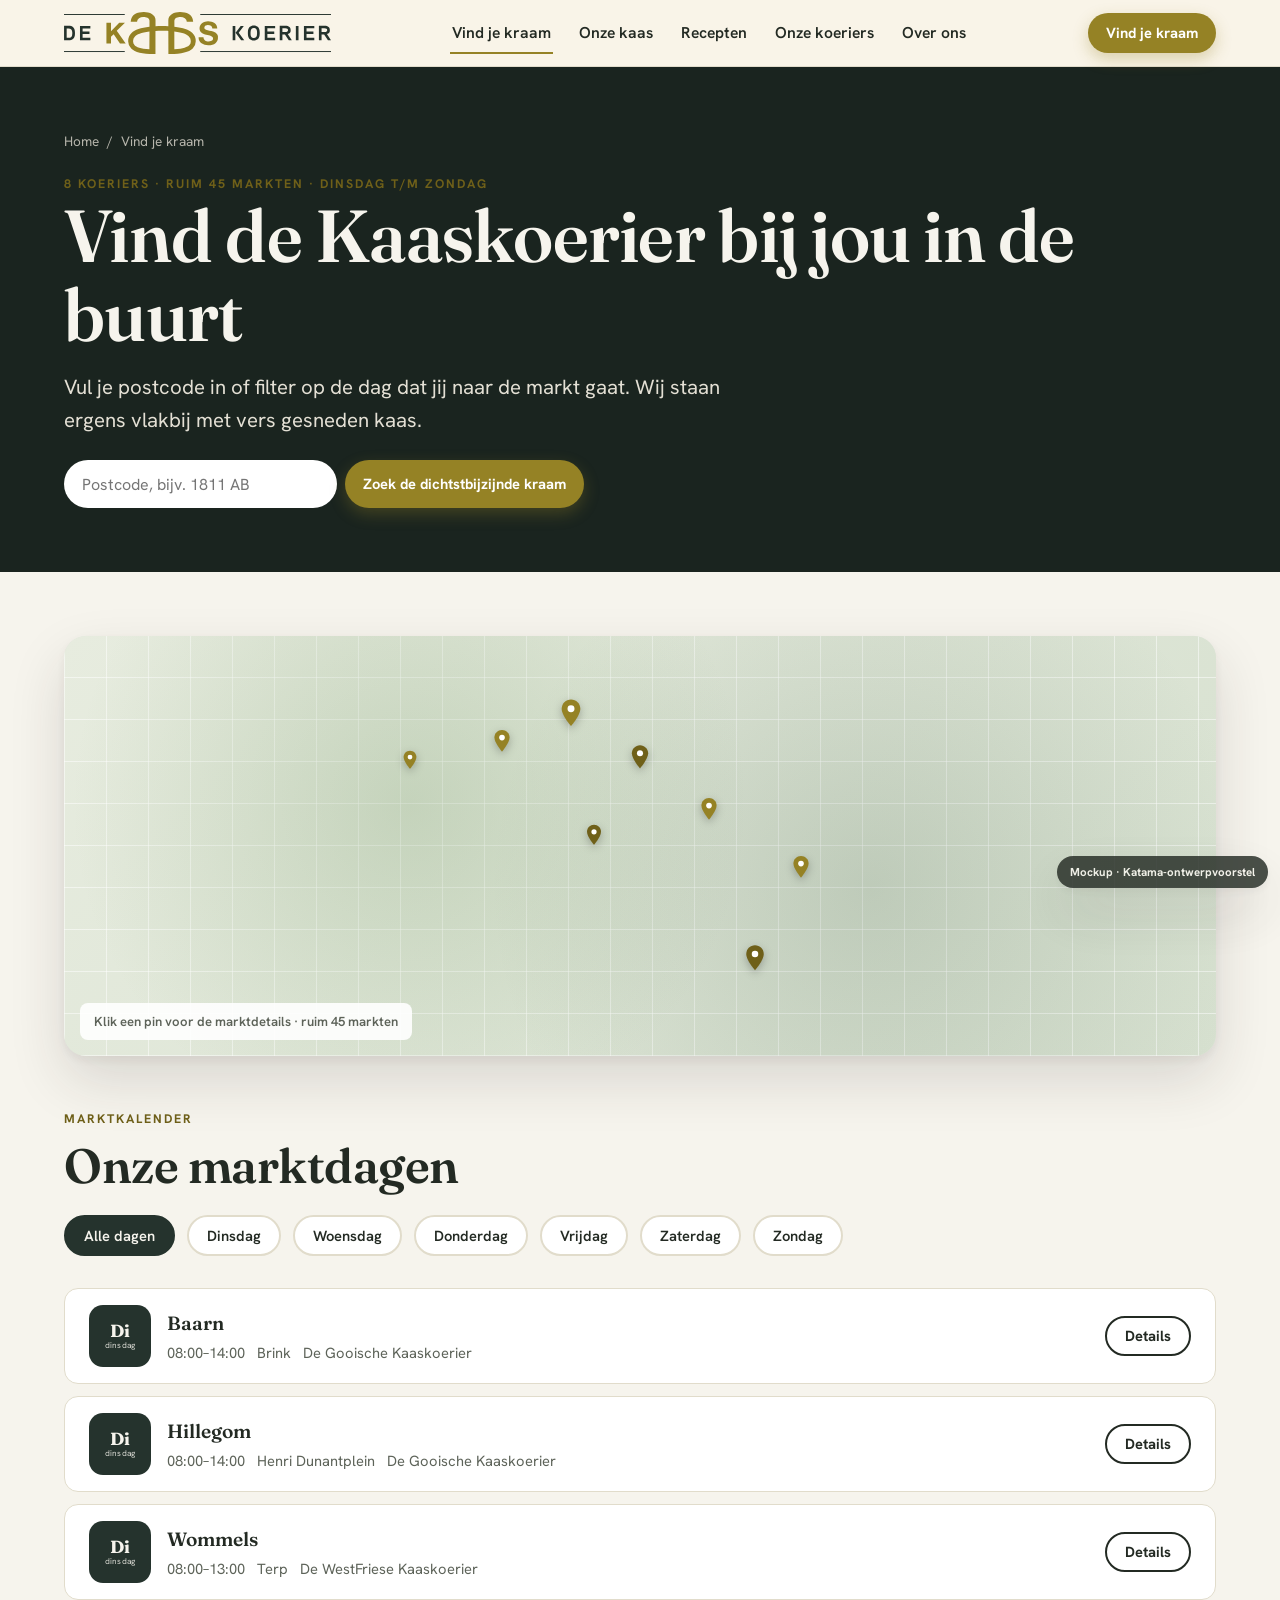
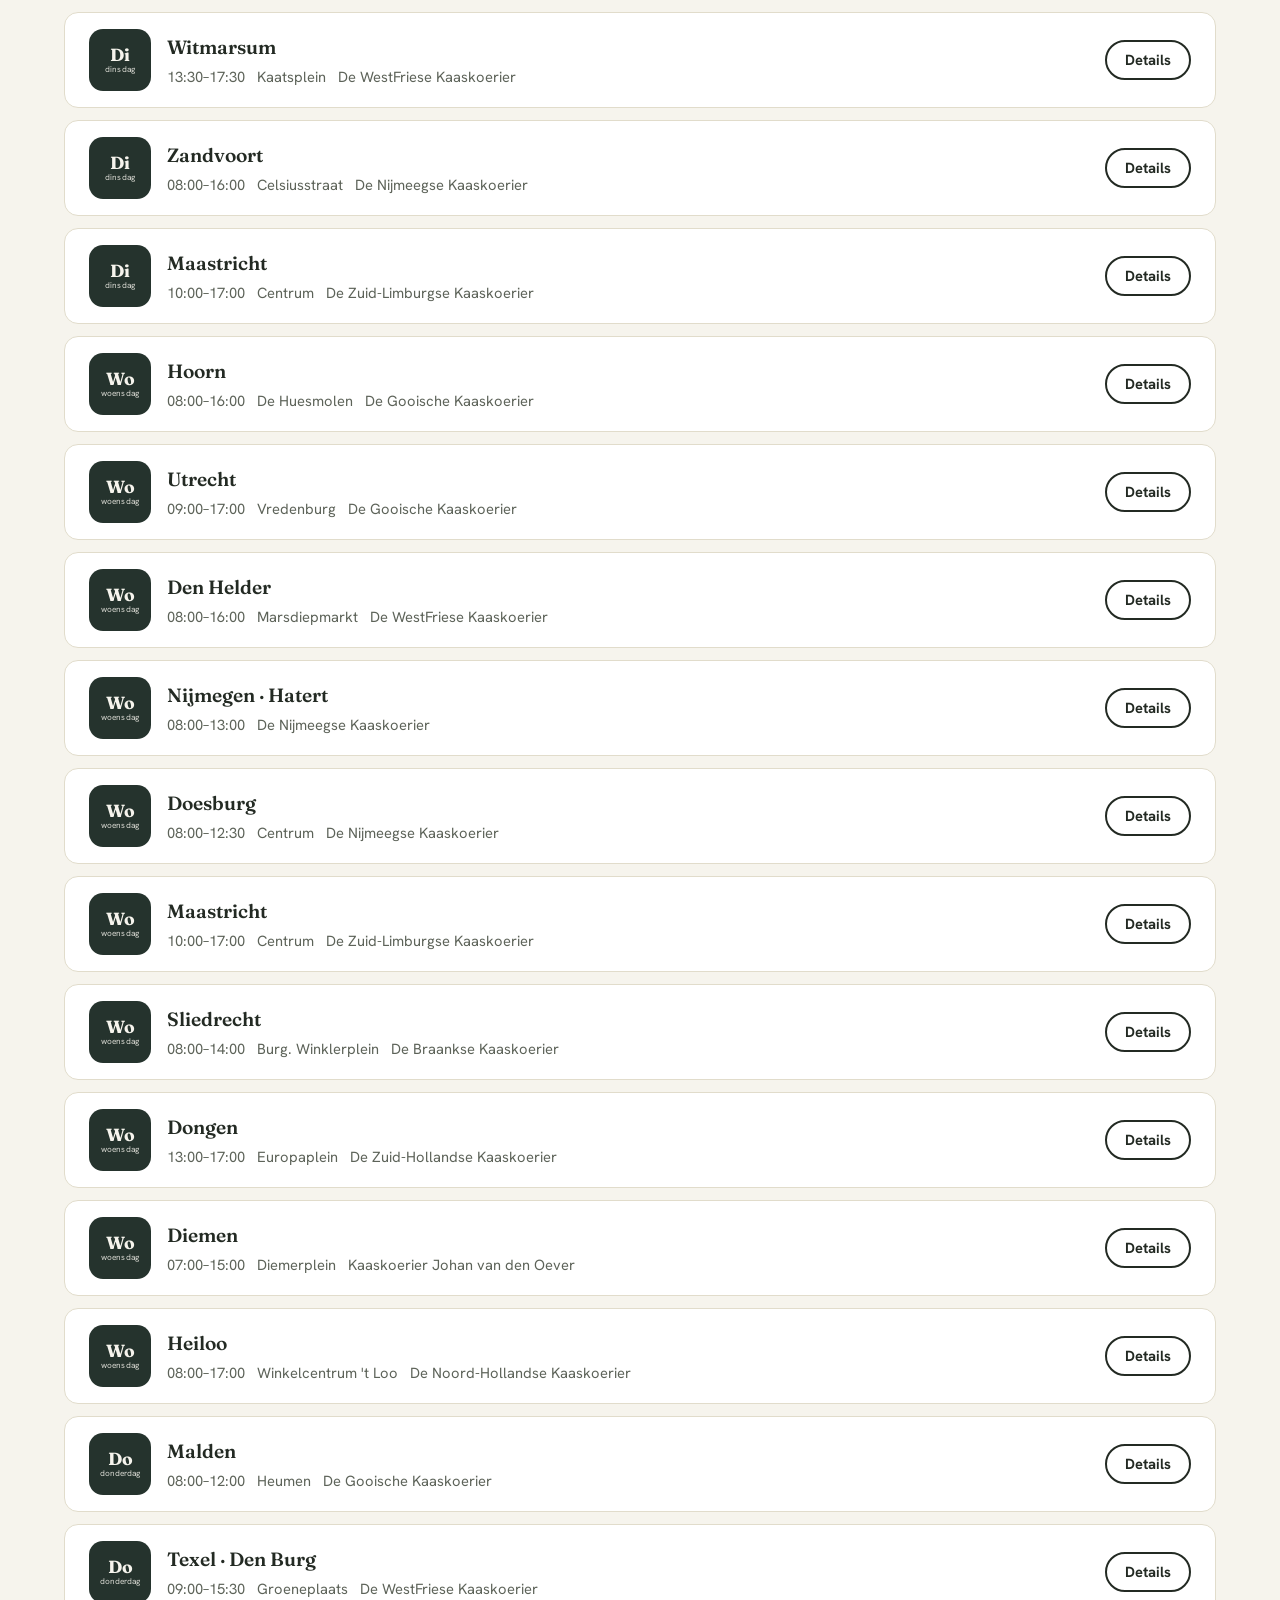
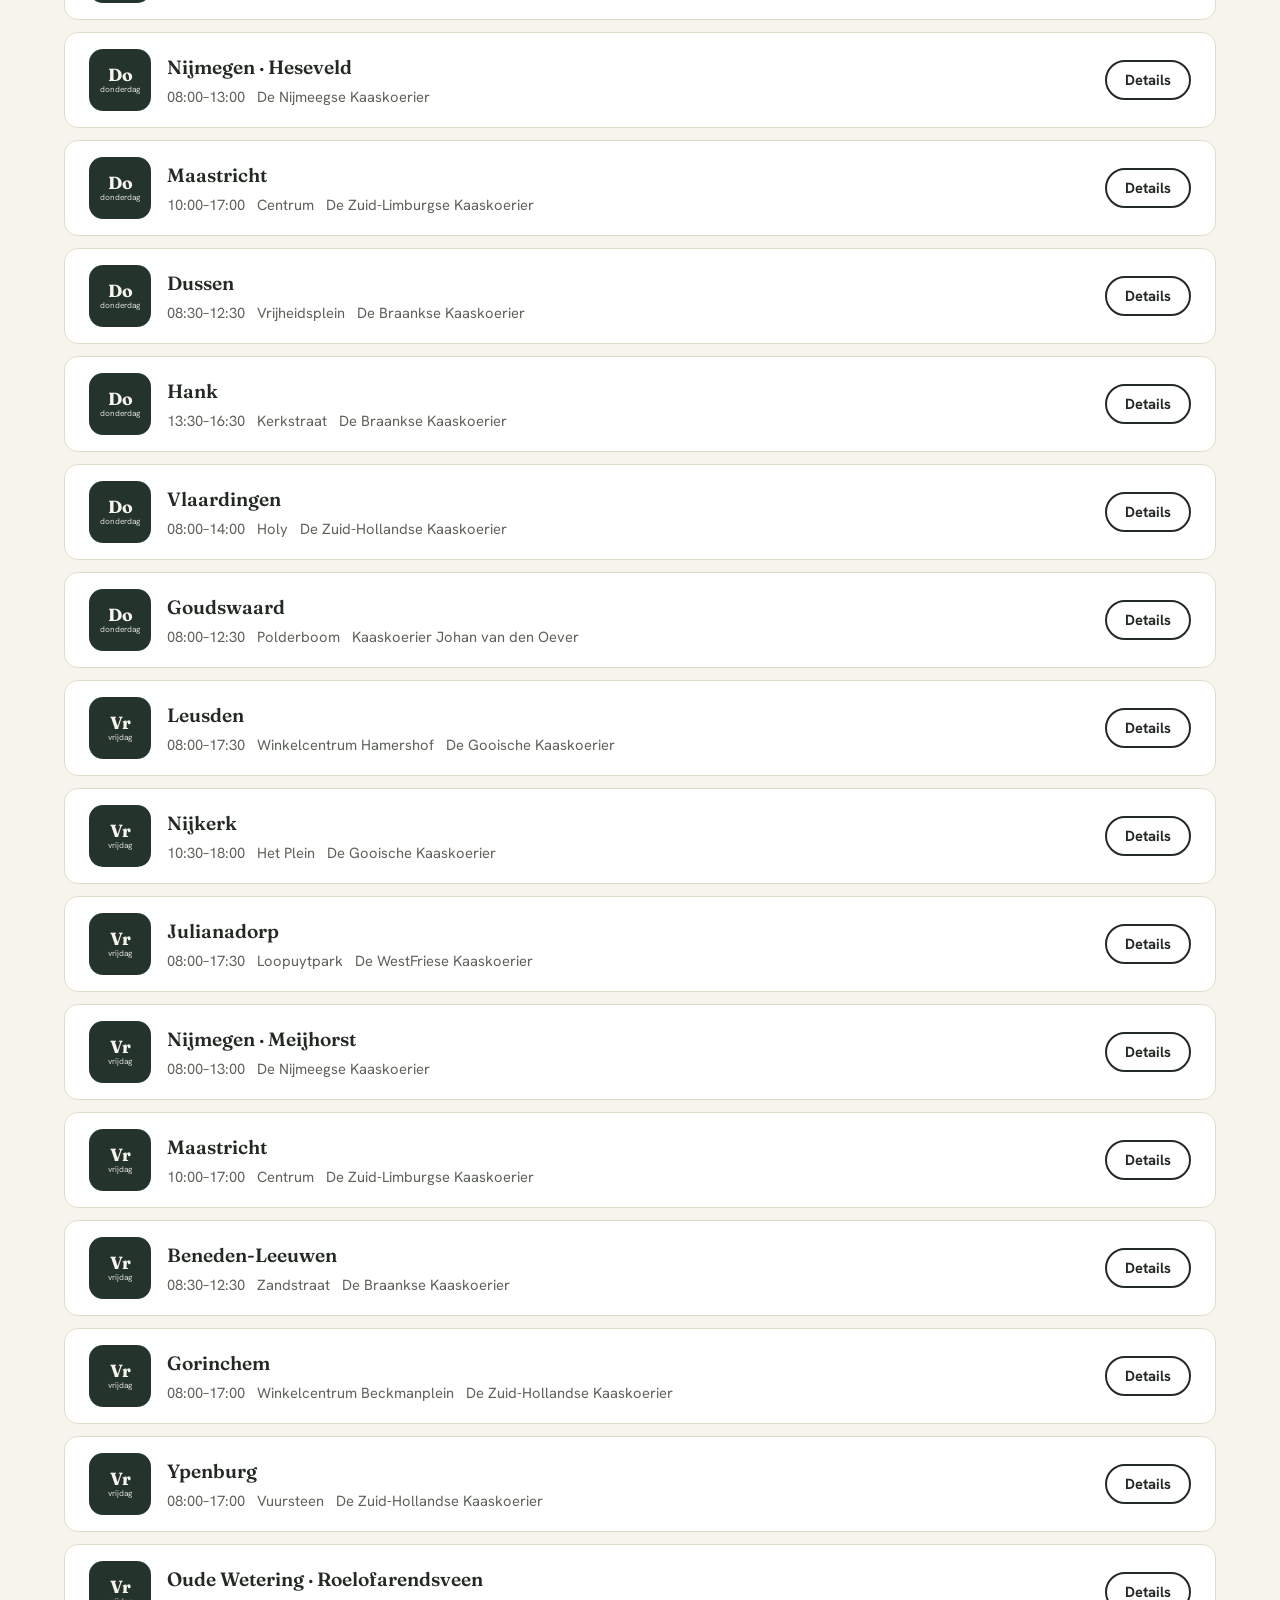
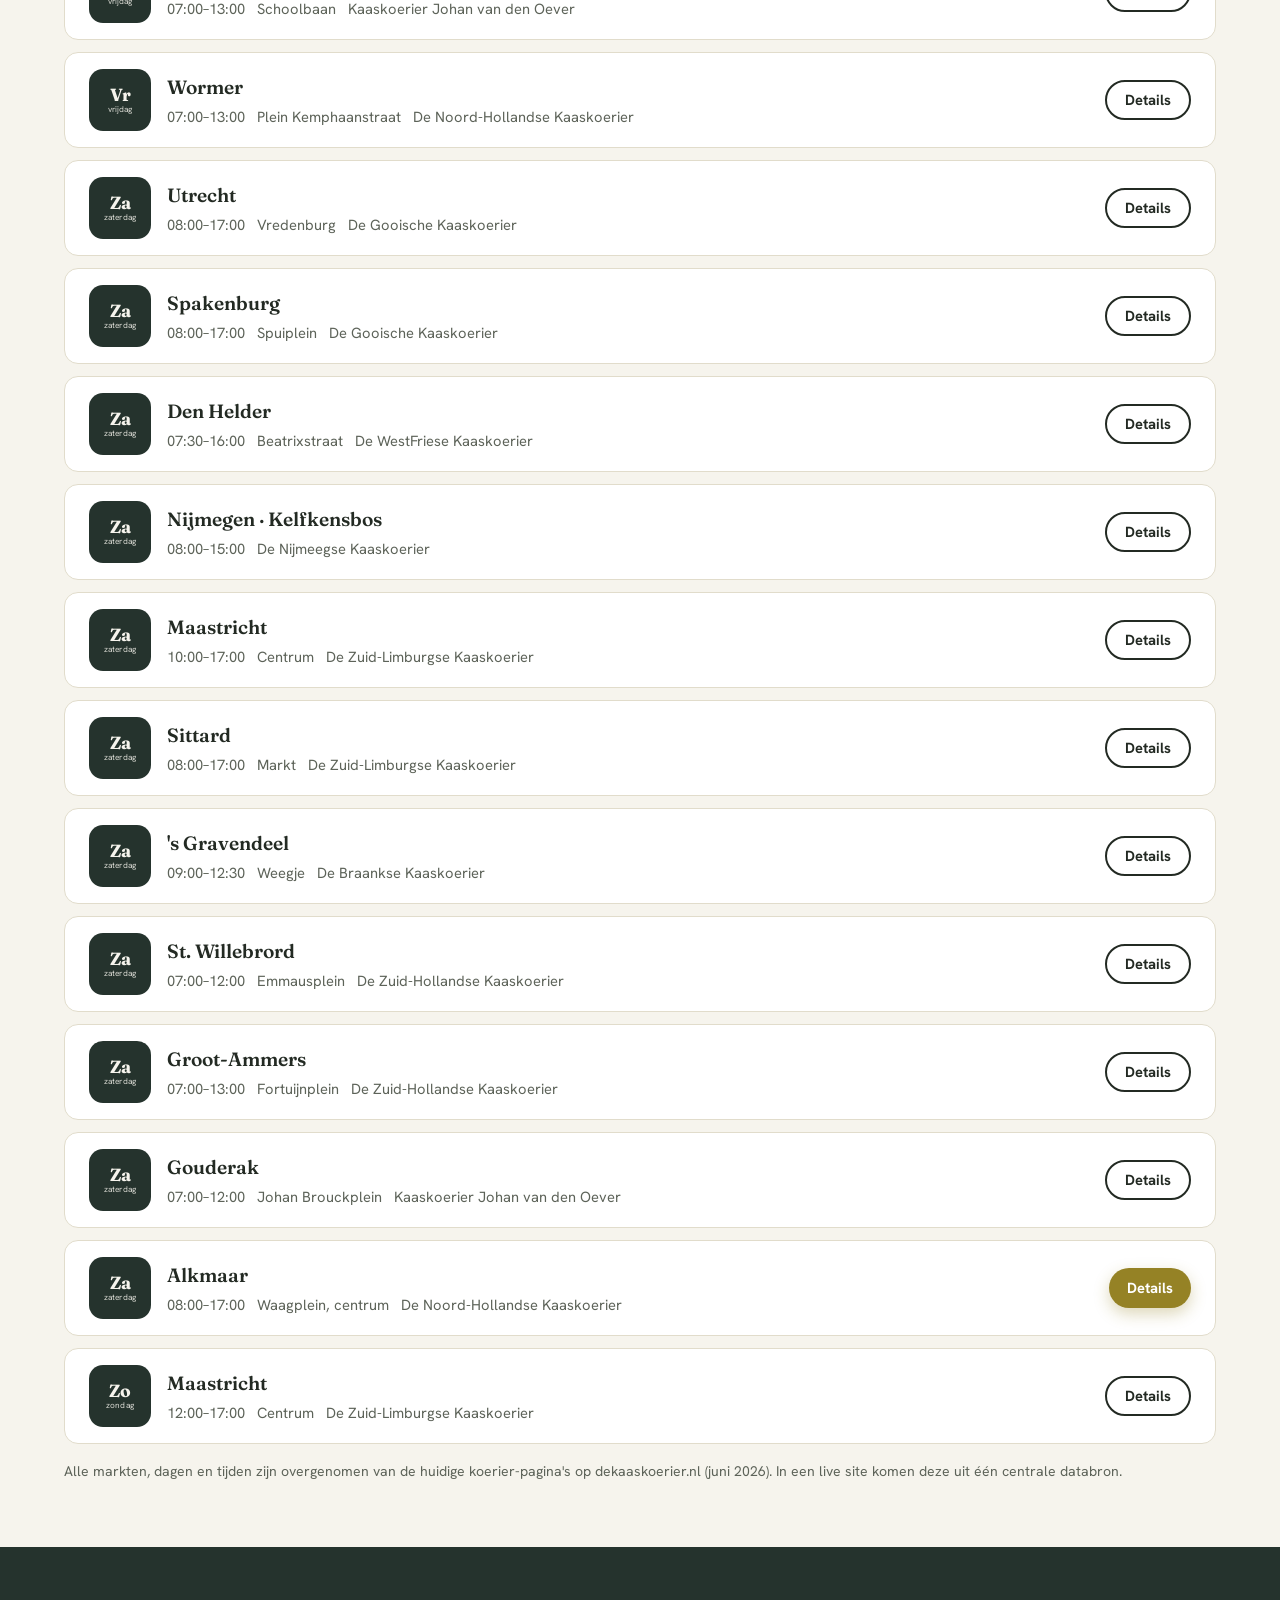
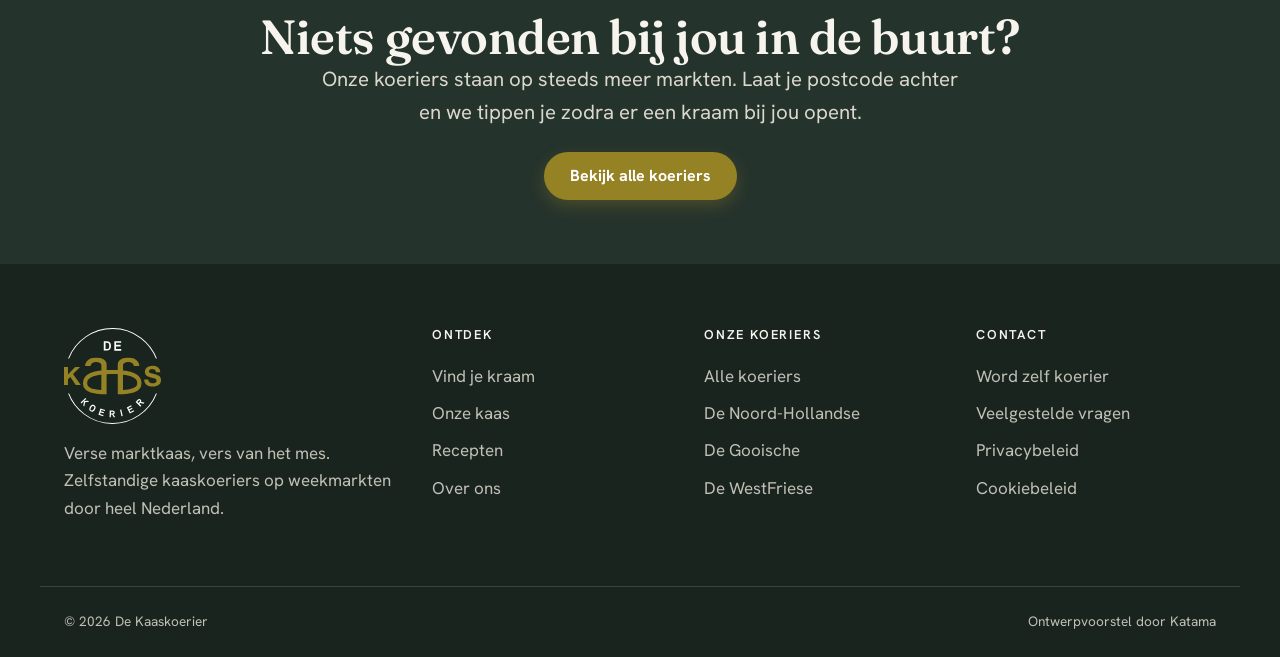
<file: vind-je-kraam.html>
<!doctype html>
<html lang="nl">
<head>
<meta charset="utf-8">
<meta name="viewport" content="width=device-width, initial-scale=1">
<link rel="icon" href="favicon.png" type="image/png">
<title>Vind je kraam — marktdagen &amp; locaties | De Kaaskoerier</title>
<meta name="description" content="Op welke markt staat De Kaaskoerier vandaag? Bekijk alle marktdagen, tijden en locaties van alle koeriers en vind de verse kaaskraam bij jou in de buurt. Filter op dag van de week.">
<link rel="preconnect" href="https://fonts.googleapis.com">
<link rel="preconnect" href="https://fonts.gstatic.com" crossorigin>
<link rel="stylesheet" href="assets/css/style.css">
</head>
<body>

<header class="site-header">
  <div class="wrap nav">
    <a class="brand" href="index.html" aria-label="De Kaaskoerier home"><img src="assets/img/logo-header.svg" alt="De Kaaskoerier" class="brand-logo"></a>
    <nav class="nav-links" aria-label="Hoofdmenu">
      <a href="vind-je-kraam.html" class="active">Vind je kraam</a>
      <a href="index.html#kaas">Onze kaas</a>
      <a href="index.html#recepten">Recepten</a>
      <a href="koeriers.html">Onze koeriers</a>
      <a href="index.html#over">Over ons</a>
    </nav>
    <div class="nav-actions">
      <a class="btn btn--primary btn--sm" href="vind-je-kraam.html">Vind je kraam</a>
      <button class="menu-toggle" aria-label="Menu" aria-expanded="false"><span></span><span></span><span></span></button>
    </div>
  </div>
  <nav class="mobile-menu" aria-label="Mobiel menu">
    <a href="vind-je-kraam.html">Vind je kraam</a><a href="index.html#kaas">Onze kaas</a><a href="index.html#recepten">Recepten</a><a href="koeriers.html">Onze koeriers</a><a href="index.html#over">Over ons</a>
  </nav>
</header>

<!-- PAGE HERO -->
<section class="page-hero">
  <div class="wrap">
    <div class="breadcrumb"><a href="index.html">Home</a> <span>/</span> <span>Vind je kraam</span></div>
    <span class="eyebrow">8 koeriers · ruim 45 markten · dinsdag t/m zondag</span>
    <h1>Vind de Kaaskoerier bij jou in de buurt</h1>
    <p class="lead" style="color:rgba(250,244,232,.9);margin-top:var(--s4)">Vul je postcode in of filter op de dag dat jij naar de markt gaat. Wij staan ergens vlakbij met vers gesneden kaas.</p>
    <form class="locator-form" style="margin-top:var(--s5);max-width:520px" aria-label="Zoek op postcode">
      <input type="text" inputmode="numeric" placeholder="Postcode, bijv. 1811 AB" aria-label="Postcode">
      <button class="btn btn--primary btn--sm" type="submit">Zoek de dichtstbijzijnde kraam</button>
    </form>
  </div>
</section>

<section class="section--tight">
  <div class="wrap">
    <div class="grid" style="grid-template-columns:1fr;gap:var(--s7)">

      <!-- KAART -->
      <div class="map-card reveal" style="min-height:420px" aria-label="Kaart met marktlocaties">
        <div class="map-canvas"></div>
        <span class="pin" style="left:44%;top:24%"><svg width="32" height="32" viewBox="0 0 24 24" fill="currentColor"><path d="M12 2c-3.9 0-7 3.1-7 7 0 5 7 13 7 13s7-8 7-13c0-3.9-3.1-7-7-7z"/><circle cx="12" cy="9" r="2.6" fill="#fff"/></svg></span>
        <span class="pin gold" style="left:50%;top:34%"><svg width="28" height="28" viewBox="0 0 24 24" fill="currentColor"><path d="M12 2c-3.9 0-7 3.1-7 7 0 5 7 13 7 13s7-8 7-13c0-3.9-3.1-7-7-7z"/><circle cx="12" cy="9" r="2.6" fill="#fff"/></svg></span>
        <span class="pin" style="left:38%;top:30%"><svg width="26" height="26" viewBox="0 0 24 24" fill="currentColor"><path d="M12 2c-3.9 0-7 3.1-7 7 0 5 7 13 7 13s7-8 7-13c0-3.9-3.1-7-7-7z"/><circle cx="12" cy="9" r="2.6" fill="#fff"/></svg></span>
        <span class="pin" style="left:56%;top:46%"><svg width="26" height="26" viewBox="0 0 24 24" fill="currentColor"><path d="M12 2c-3.9 0-7 3.1-7 7 0 5 7 13 7 13s7-8 7-13c0-3.9-3.1-7-7-7z"/><circle cx="12" cy="9" r="2.6" fill="#fff"/></svg></span>
        <span class="pin gold" style="left:46%;top:52%"><svg width="24" height="24" viewBox="0 0 24 24" fill="currentColor"><path d="M12 2c-3.9 0-7 3.1-7 7 0 5 7 13 7 13s7-8 7-13c0-3.9-3.1-7-7-7z"/><circle cx="12" cy="9" r="2.6" fill="#fff"/></svg></span>
        <span class="pin" style="left:64%;top:60%"><svg width="26" height="26" viewBox="0 0 24 24" fill="currentColor"><path d="M12 2c-3.9 0-7 3.1-7 7 0 5 7 13 7 13s7-8 7-13c0-3.9-3.1-7-7-7z"/><circle cx="12" cy="9" r="2.6" fill="#fff"/></svg></span>
        <span class="pin gold" style="left:60%;top:82%"><svg width="30" height="30" viewBox="0 0 24 24" fill="currentColor"><path d="M12 2c-3.9 0-7 3.1-7 7 0 5 7 13 7 13s7-8 7-13c0-3.9-3.1-7-7-7z"/><circle cx="12" cy="9" r="2.6" fill="#fff"/></svg></span>
        <span class="pin" style="left:30%;top:34%"><svg width="22" height="22" viewBox="0 0 24 24" fill="currentColor"><path d="M12 2c-3.9 0-7 3.1-7 7 0 5 7 13 7 13s7-8 7-13c0-3.9-3.1-7-7-7z"/><circle cx="12" cy="9" r="2.6" fill="#fff"/></svg></span>
        <span class="map-note">Klik een pin voor de marktdetails · ruim 45 markten</span>
      </div>

      <!-- LIJST + FILTER -->
      <div>
        <div class="section-head" style="margin-bottom:var(--s5)">
          <span class="eyebrow">marktkalender</span>
          <h2>Onze marktdagen</h2>
        </div>
        <div class="cal-toolbar" role="tablist" aria-label="Filter op dag">
          <button class="chip active" data-day-filter="all">Alle dagen</button>
          <button class="chip" data-day-filter="di">Dinsdag</button>
          <button class="chip" data-day-filter="wo">Woensdag</button>
          <button class="chip" data-day-filter="do">Donderdag</button>
          <button class="chip" data-day-filter="vr">Vrijdag</button>
          <button class="chip" data-day-filter="za">Zaterdag</button>
          <button class="chip" data-day-filter="zo">Zondag</button>
        </div>

        <div class="market-list">
          <!-- DINSDAG -->
          <div class="market-row" data-day="di"><div class="day-badge"><span class="d">Di</span><span class="t">dinsdag</span></div><div><div class="place">Baarn</div><div class="meta"><span>08:00–14:00</span><span>Brink</span><span>De Gooische Kaaskoerier</span></div></div><a class="btn btn--ghost btn--sm" href="markt-alkmaar.html">Details</a></div>
          <div class="market-row" data-day="di"><div class="day-badge"><span class="d">Di</span><span class="t">dinsdag</span></div><div><div class="place">Hillegom</div><div class="meta"><span>08:00–14:00</span><span>Henri Dunantplein</span><span>De Gooische Kaaskoerier</span></div></div><a class="btn btn--ghost btn--sm" href="markt-alkmaar.html">Details</a></div>
          <div class="market-row" data-day="di"><div class="day-badge"><span class="d">Di</span><span class="t">dinsdag</span></div><div><div class="place">Wommels</div><div class="meta"><span>08:00–13:00</span><span>Terp</span><span>De WestFriese Kaaskoerier</span></div></div><a class="btn btn--ghost btn--sm" href="markt-alkmaar.html">Details</a></div>
          <div class="market-row" data-day="di"><div class="day-badge"><span class="d">Di</span><span class="t">dinsdag</span></div><div><div class="place">Witmarsum</div><div class="meta"><span>13:30–17:30</span><span>Kaatsplein</span><span>De WestFriese Kaaskoerier</span></div></div><a class="btn btn--ghost btn--sm" href="markt-alkmaar.html">Details</a></div>
          <div class="market-row" data-day="di"><div class="day-badge"><span class="d">Di</span><span class="t">dinsdag</span></div><div><div class="place">Zandvoort</div><div class="meta"><span>08:00–16:00</span><span>Celsiusstraat</span><span>De Nijmeegse Kaaskoerier</span></div></div><a class="btn btn--ghost btn--sm" href="markt-alkmaar.html">Details</a></div>
          <div class="market-row" data-day="di"><div class="day-badge"><span class="d">Di</span><span class="t">dinsdag</span></div><div><div class="place">Maastricht</div><div class="meta"><span>10:00–17:00</span><span>Centrum</span><span>De Zuid-Limburgse Kaaskoerier</span></div></div><a class="btn btn--ghost btn--sm" href="markt-alkmaar.html">Details</a></div>

          <!-- WOENSDAG -->
          <div class="market-row" data-day="wo"><div class="day-badge"><span class="d">Wo</span><span class="t">woensdag</span></div><div><div class="place">Hoorn</div><div class="meta"><span>08:00–16:00</span><span>De Huesmolen</span><span>De Gooische Kaaskoerier</span></div></div><a class="btn btn--ghost btn--sm" href="markt-alkmaar.html">Details</a></div>
          <div class="market-row" data-day="wo"><div class="day-badge"><span class="d">Wo</span><span class="t">woensdag</span></div><div><div class="place">Utrecht</div><div class="meta"><span>09:00–17:00</span><span>Vredenburg</span><span>De Gooische Kaaskoerier</span></div></div><a class="btn btn--ghost btn--sm" href="markt-alkmaar.html">Details</a></div>
          <div class="market-row" data-day="wo"><div class="day-badge"><span class="d">Wo</span><span class="t">woensdag</span></div><div><div class="place">Den Helder</div><div class="meta"><span>08:00–16:00</span><span>Marsdiepmarkt</span><span>De WestFriese Kaaskoerier</span></div></div><a class="btn btn--ghost btn--sm" href="markt-alkmaar.html">Details</a></div>
          <div class="market-row" data-day="wo"><div class="day-badge"><span class="d">Wo</span><span class="t">woensdag</span></div><div><div class="place">Nijmegen · Hatert</div><div class="meta"><span>08:00–13:00</span><span>De Nijmeegse Kaaskoerier</span></div></div><a class="btn btn--ghost btn--sm" href="markt-alkmaar.html">Details</a></div>
          <div class="market-row" data-day="wo"><div class="day-badge"><span class="d">Wo</span><span class="t">woensdag</span></div><div><div class="place">Doesburg</div><div class="meta"><span>08:00–12:30</span><span>Centrum</span><span>De Nijmeegse Kaaskoerier</span></div></div><a class="btn btn--ghost btn--sm" href="markt-alkmaar.html">Details</a></div>
          <div class="market-row" data-day="wo"><div class="day-badge"><span class="d">Wo</span><span class="t">woensdag</span></div><div><div class="place">Maastricht</div><div class="meta"><span>10:00–17:00</span><span>Centrum</span><span>De Zuid-Limburgse Kaaskoerier</span></div></div><a class="btn btn--ghost btn--sm" href="markt-alkmaar.html">Details</a></div>
          <div class="market-row" data-day="wo"><div class="day-badge"><span class="d">Wo</span><span class="t">woensdag</span></div><div><div class="place">Sliedrecht</div><div class="meta"><span>08:00–14:00</span><span>Burg. Winklerplein</span><span>De Braankse Kaaskoerier</span></div></div><a class="btn btn--ghost btn--sm" href="markt-alkmaar.html">Details</a></div>
          <div class="market-row" data-day="wo"><div class="day-badge"><span class="d">Wo</span><span class="t">woensdag</span></div><div><div class="place">Dongen</div><div class="meta"><span>13:00–17:00</span><span>Europaplein</span><span>De Zuid-Hollandse Kaaskoerier</span></div></div><a class="btn btn--ghost btn--sm" href="markt-alkmaar.html">Details</a></div>
          <div class="market-row" data-day="wo"><div class="day-badge"><span class="d">Wo</span><span class="t">woensdag</span></div><div><div class="place">Diemen</div><div class="meta"><span>07:00–15:00</span><span>Diemerplein</span><span>Kaaskoerier Johan van den Oever</span></div></div><a class="btn btn--ghost btn--sm" href="markt-alkmaar.html">Details</a></div>
          <div class="market-row" data-day="wo"><div class="day-badge"><span class="d">Wo</span><span class="t">woensdag</span></div><div><div class="place">Heiloo</div><div class="meta"><span>08:00–17:00</span><span>Winkelcentrum 't Loo</span><span>De Noord-Hollandse Kaaskoerier</span></div></div><a class="btn btn--ghost btn--sm" href="markt-alkmaar.html">Details</a></div>

          <!-- DONDERDAG -->
          <div class="market-row" data-day="do"><div class="day-badge"><span class="d">Do</span><span class="t">donderdag</span></div><div><div class="place">Malden</div><div class="meta"><span>08:00–12:00</span><span>Heumen</span><span>De Gooische Kaaskoerier</span></div></div><a class="btn btn--ghost btn--sm" href="markt-alkmaar.html">Details</a></div>
          <div class="market-row" data-day="do"><div class="day-badge"><span class="d">Do</span><span class="t">donderdag</span></div><div><div class="place">Texel · Den Burg</div><div class="meta"><span>09:00–15:30</span><span>Groeneplaats</span><span>De WestFriese Kaaskoerier</span></div></div><a class="btn btn--ghost btn--sm" href="markt-alkmaar.html">Details</a></div>
          <div class="market-row" data-day="do"><div class="day-badge"><span class="d">Do</span><span class="t">donderdag</span></div><div><div class="place">Nijmegen · Heseveld</div><div class="meta"><span>08:00–13:00</span><span>De Nijmeegse Kaaskoerier</span></div></div><a class="btn btn--ghost btn--sm" href="markt-alkmaar.html">Details</a></div>
          <div class="market-row" data-day="do"><div class="day-badge"><span class="d">Do</span><span class="t">donderdag</span></div><div><div class="place">Maastricht</div><div class="meta"><span>10:00–17:00</span><span>Centrum</span><span>De Zuid-Limburgse Kaaskoerier</span></div></div><a class="btn btn--ghost btn--sm" href="markt-alkmaar.html">Details</a></div>
          <div class="market-row" data-day="do"><div class="day-badge"><span class="d">Do</span><span class="t">donderdag</span></div><div><div class="place">Dussen</div><div class="meta"><span>08:30–12:30</span><span>Vrijheidsplein</span><span>De Braankse Kaaskoerier</span></div></div><a class="btn btn--ghost btn--sm" href="markt-alkmaar.html">Details</a></div>
          <div class="market-row" data-day="do"><div class="day-badge"><span class="d">Do</span><span class="t">donderdag</span></div><div><div class="place">Hank</div><div class="meta"><span>13:30–16:30</span><span>Kerkstraat</span><span>De Braankse Kaaskoerier</span></div></div><a class="btn btn--ghost btn--sm" href="markt-alkmaar.html">Details</a></div>
          <div class="market-row" data-day="do"><div class="day-badge"><span class="d">Do</span><span class="t">donderdag</span></div><div><div class="place">Vlaardingen</div><div class="meta"><span>08:00–14:00</span><span>Holy</span><span>De Zuid-Hollandse Kaaskoerier</span></div></div><a class="btn btn--ghost btn--sm" href="markt-alkmaar.html">Details</a></div>
          <div class="market-row" data-day="do"><div class="day-badge"><span class="d">Do</span><span class="t">donderdag</span></div><div><div class="place">Goudswaard</div><div class="meta"><span>08:00–12:30</span><span>Polderboom</span><span>Kaaskoerier Johan van den Oever</span></div></div><a class="btn btn--ghost btn--sm" href="markt-alkmaar.html">Details</a></div>

          <!-- VRIJDAG -->
          <div class="market-row" data-day="vr"><div class="day-badge"><span class="d">Vr</span><span class="t">vrijdag</span></div><div><div class="place">Leusden</div><div class="meta"><span>08:00–17:30</span><span>Winkelcentrum Hamershof</span><span>De Gooische Kaaskoerier</span></div></div><a class="btn btn--ghost btn--sm" href="markt-alkmaar.html">Details</a></div>
          <div class="market-row" data-day="vr"><div class="day-badge"><span class="d">Vr</span><span class="t">vrijdag</span></div><div><div class="place">Nijkerk</div><div class="meta"><span>10:30–18:00</span><span>Het Plein</span><span>De Gooische Kaaskoerier</span></div></div><a class="btn btn--ghost btn--sm" href="markt-alkmaar.html">Details</a></div>
          <div class="market-row" data-day="vr"><div class="day-badge"><span class="d">Vr</span><span class="t">vrijdag</span></div><div><div class="place">Julianadorp</div><div class="meta"><span>08:00–17:30</span><span>Loopuytpark</span><span>De WestFriese Kaaskoerier</span></div></div><a class="btn btn--ghost btn--sm" href="markt-alkmaar.html">Details</a></div>
          <div class="market-row" data-day="vr"><div class="day-badge"><span class="d">Vr</span><span class="t">vrijdag</span></div><div><div class="place">Nijmegen · Meijhorst</div><div class="meta"><span>08:00–13:00</span><span>De Nijmeegse Kaaskoerier</span></div></div><a class="btn btn--ghost btn--sm" href="markt-alkmaar.html">Details</a></div>
          <div class="market-row" data-day="vr"><div class="day-badge"><span class="d">Vr</span><span class="t">vrijdag</span></div><div><div class="place">Maastricht</div><div class="meta"><span>10:00–17:00</span><span>Centrum</span><span>De Zuid-Limburgse Kaaskoerier</span></div></div><a class="btn btn--ghost btn--sm" href="markt-alkmaar.html">Details</a></div>
          <div class="market-row" data-day="vr"><div class="day-badge"><span class="d">Vr</span><span class="t">vrijdag</span></div><div><div class="place">Beneden-Leeuwen</div><div class="meta"><span>08:30–12:30</span><span>Zandstraat</span><span>De Braankse Kaaskoerier</span></div></div><a class="btn btn--ghost btn--sm" href="markt-alkmaar.html">Details</a></div>
          <div class="market-row" data-day="vr"><div class="day-badge"><span class="d">Vr</span><span class="t">vrijdag</span></div><div><div class="place">Gorinchem</div><div class="meta"><span>08:00–17:00</span><span>Winkelcentrum Beckmanplein</span><span>De Zuid-Hollandse Kaaskoerier</span></div></div><a class="btn btn--ghost btn--sm" href="markt-alkmaar.html">Details</a></div>
          <div class="market-row" data-day="vr"><div class="day-badge"><span class="d">Vr</span><span class="t">vrijdag</span></div><div><div class="place">Ypenburg</div><div class="meta"><span>08:00–17:00</span><span>Vuursteen</span><span>De Zuid-Hollandse Kaaskoerier</span></div></div><a class="btn btn--ghost btn--sm" href="markt-alkmaar.html">Details</a></div>
          <div class="market-row" data-day="vr"><div class="day-badge"><span class="d">Vr</span><span class="t">vrijdag</span></div><div><div class="place">Oude Wetering · Roelofarendsveen</div><div class="meta"><span>07:00–13:00</span><span>Schoolbaan</span><span>Kaaskoerier Johan van den Oever</span></div></div><a class="btn btn--ghost btn--sm" href="markt-alkmaar.html">Details</a></div>
          <div class="market-row" data-day="vr"><div class="day-badge"><span class="d">Vr</span><span class="t">vrijdag</span></div><div><div class="place">Wormer</div><div class="meta"><span>07:00–13:00</span><span>Plein Kemphaanstraat</span><span>De Noord-Hollandse Kaaskoerier</span></div></div><a class="btn btn--ghost btn--sm" href="markt-alkmaar.html">Details</a></div>

          <!-- ZATERDAG -->
          <div class="market-row" data-day="za"><div class="day-badge"><span class="d">Za</span><span class="t">zaterdag</span></div><div><div class="place">Utrecht</div><div class="meta"><span>08:00–17:00</span><span>Vredenburg</span><span>De Gooische Kaaskoerier</span></div></div><a class="btn btn--ghost btn--sm" href="markt-alkmaar.html">Details</a></div>
          <div class="market-row" data-day="za"><div class="day-badge"><span class="d">Za</span><span class="t">zaterdag</span></div><div><div class="place">Spakenburg</div><div class="meta"><span>08:00–17:00</span><span>Spuiplein</span><span>De Gooische Kaaskoerier</span></div></div><a class="btn btn--ghost btn--sm" href="markt-alkmaar.html">Details</a></div>
          <div class="market-row" data-day="za"><div class="day-badge"><span class="d">Za</span><span class="t">zaterdag</span></div><div><div class="place">Den Helder</div><div class="meta"><span>07:30–16:00</span><span>Beatrixstraat</span><span>De WestFriese Kaaskoerier</span></div></div><a class="btn btn--ghost btn--sm" href="markt-alkmaar.html">Details</a></div>
          <div class="market-row" data-day="za"><div class="day-badge"><span class="d">Za</span><span class="t">zaterdag</span></div><div><div class="place">Nijmegen · Kelfkensbos</div><div class="meta"><span>08:00–15:00</span><span>De Nijmeegse Kaaskoerier</span></div></div><a class="btn btn--ghost btn--sm" href="markt-alkmaar.html">Details</a></div>
          <div class="market-row" data-day="za"><div class="day-badge"><span class="d">Za</span><span class="t">zaterdag</span></div><div><div class="place">Maastricht</div><div class="meta"><span>10:00–17:00</span><span>Centrum</span><span>De Zuid-Limburgse Kaaskoerier</span></div></div><a class="btn btn--ghost btn--sm" href="markt-alkmaar.html">Details</a></div>
          <div class="market-row" data-day="za"><div class="day-badge"><span class="d">Za</span><span class="t">zaterdag</span></div><div><div class="place">Sittard</div><div class="meta"><span>08:00–17:00</span><span>Markt</span><span>De Zuid-Limburgse Kaaskoerier</span></div></div><a class="btn btn--ghost btn--sm" href="markt-alkmaar.html">Details</a></div>
          <div class="market-row" data-day="za"><div class="day-badge"><span class="d">Za</span><span class="t">zaterdag</span></div><div><div class="place">'s Gravendeel</div><div class="meta"><span>09:00–12:30</span><span>Weegje</span><span>De Braankse Kaaskoerier</span></div></div><a class="btn btn--ghost btn--sm" href="markt-alkmaar.html">Details</a></div>
          <div class="market-row" data-day="za"><div class="day-badge"><span class="d">Za</span><span class="t">zaterdag</span></div><div><div class="place">St. Willebrord</div><div class="meta"><span>07:00–12:00</span><span>Emmausplein</span><span>De Zuid-Hollandse Kaaskoerier</span></div></div><a class="btn btn--ghost btn--sm" href="markt-alkmaar.html">Details</a></div>
          <div class="market-row" data-day="za"><div class="day-badge"><span class="d">Za</span><span class="t">zaterdag</span></div><div><div class="place">Groot-Ammers</div><div class="meta"><span>07:00–13:00</span><span>Fortuijnplein</span><span>De Zuid-Hollandse Kaaskoerier</span></div></div><a class="btn btn--ghost btn--sm" href="markt-alkmaar.html">Details</a></div>
          <div class="market-row" data-day="za"><div class="day-badge"><span class="d">Za</span><span class="t">zaterdag</span></div><div><div class="place">Gouderak</div><div class="meta"><span>07:00–12:00</span><span>Johan Brouckplein</span><span>Kaaskoerier Johan van den Oever</span></div></div><a class="btn btn--ghost btn--sm" href="markt-alkmaar.html">Details</a></div>
          <div class="market-row" data-day="za"><div class="day-badge"><span class="d">Za</span><span class="t">zaterdag</span></div><div><div class="place">Alkmaar</div><div class="meta"><span>08:00–17:00</span><span>Waagplein, centrum</span><span>De Noord-Hollandse Kaaskoerier</span></div></div><a class="btn btn--primary btn--sm" href="markt-alkmaar.html">Details</a></div>

          <!-- ZONDAG -->
          <div class="market-row" data-day="zo"><div class="day-badge"><span class="d">Zo</span><span class="t">zondag</span></div><div><div class="place">Maastricht</div><div class="meta"><span>12:00–17:00</span><span>Centrum</span><span>De Zuid-Limburgse Kaaskoerier</span></div></div><a class="btn btn--ghost btn--sm" href="markt-alkmaar.html">Details</a></div>
        </div>
        <p class="muted" style="margin-top:var(--s4);font-size:.88rem">Alle markten, dagen en tijden zijn overgenomen van de huidige koerier-pagina's op dekaaskoerier.nl (juni 2026). In een live site komen deze uit één centrale databron.</p>
      </div>
    </div>
  </div>
</section>

<section class="section--tight bg-green">
  <div class="wrap center">
    <h2>Niets gevonden bij jou in de buurt?</h2>
    <p class="lead" style="margin-inline:auto;color:rgba(250,244,232,.85)">Onze koeriers staan op steeds meer markten. Laat je postcode achter en we tippen je zodra er een kraam bij jou opent.</p>
    <a class="btn btn--primary" style="margin-top:var(--s5)" href="koeriers.html">Bekijk alle koeriers</a>
  </div>
</section>

<footer class="site-footer">
  <div class="wrap footer-grid">
    <div><div class="footer-logo"><img src="assets/img/logo-wit.svg" alt="De Kaaskoerier"></div><p>Verse marktkaas, vers van het mes. Zelfstandige kaaskoeriers op weekmarkten door heel Nederland.</p></div>
    <div><h4>Ontdek</h4><a href="vind-je-kraam.html">Vind je kraam</a><a href="index.html#kaas">Onze kaas</a><a href="index.html#recepten">Recepten</a><a href="index.html#over">Over ons</a></div>
    <div><h4>Onze koeriers</h4><a href="koeriers.html">Alle koeriers</a><a href="koerier-matteo.html">De Noord-Hollandse</a><a href="koeriers.html">De Gooische</a><a href="koeriers.html">De WestFriese</a></div>
    <div><h4>Contact</h4><a href="#">Word zelf koerier</a><a href="#">Veelgestelde vragen</a><a href="#">Privacybeleid</a><a href="#">Cookiebeleid</a></div>
  </div>
  <div class="wrap footer-bottom"><span>© 2026 De Kaaskoerier</span><span>Ontwerpvoorstel door Katama</span></div>
</footer>

<div class="demo-flag">Mockup · Katama-ontwerpvoorstel</div>
<script src="assets/app.js"></script>
</body>
</html>
</file>
<file: assets/css/style.css>
/* =========================================================
   De Kaaskoerier — redesign mockup
   Designsysteem (Katama, 2026-06-23)
   ========================================================= */

/* ---- Fonts ---- */
@import url('https://fonts.googleapis.com/css2?family=Fraunces:ital,opsz,wght@0,9..144,400;0,9..144,500;0,9..144,600;0,9..144,700;0,9..144,900;1,9..144,500&family=Hanken+Grotesk:wght@400;500;600;700;800&display=swap');

/* ---- Tokens ---- */
:root{
  /* kleur — huidige huisstijl De Kaaskoerier (logo): groen #25332d, goud #958225 */
  --cream:        #F6F4ED;
  --cream-2:      #ECE8DB;
  --cream-3:      #DCD6C5;
  --paper:        #FFFFFF;
  --ink:          #232a23;
  --ink-soft:     #5d6359;
  --gold:         #958225;
  --gold-deep:    #6f6019;
  --gold-soft:    #c7b667;
  --green:        #25332d;
  --green-deep:   #1a241f;
  --green-bright: #4f6b54;
  --terracotta:   #958225;
  --line:         #e1dccb;

  /* type */
  --display: "Fraunces", Georgia, serif;
  --body: "Hanken Grotesk", -apple-system, system-ui, sans-serif;

  /* ruimte (4px schaal) */
  --s1:4px; --s2:8px; --s3:12px; --s4:16px; --s5:24px;
  --s6:32px; --s7:48px; --s8:64px; --s9:96px; --s10:128px;

  /* vorm */
  --r-sm:8px; --r:14px; --r-lg:22px; --r-pill:999px;
  --shadow:0 2px 4px rgba(43,38,32,.04), 0 8px 24px rgba(43,38,32,.08);
  --shadow-lg:0 4px 8px rgba(43,38,32,.06), 0 24px 56px rgba(43,38,32,.14);
  --maxw:1200px;
}

/* ---- Reset ---- */
*{box-sizing:border-box;margin:0;padding:0}
html{scroll-behavior:smooth;-webkit-text-size-adjust:100%}
body{
  font-family:var(--body);
  color:var(--ink);
  background:var(--cream);
  line-height:1.6;
  font-size:17px;
  -webkit-font-smoothing:antialiased;
}
img{max-width:100%;display:block}
a{color:inherit;text-decoration:none}
button{font-family:inherit;cursor:pointer;border:none;background:none}
ul{list-style:none}

/* ---- Typo ---- */
h1,h2,h3,h4{font-family:var(--display);font-weight:600;line-height:1.08;letter-spacing:-.01em;color:var(--ink)}
h1{font-size:clamp(2.6rem,6vw,4.6rem);font-weight:600}
h2{font-size:clamp(2rem,4vw,3rem)}
h3{font-size:clamp(1.4rem,2.4vw,1.9rem)}
h4{font-size:1.2rem}
.eyebrow{
  font-family:var(--body);font-weight:700;text-transform:uppercase;
  letter-spacing:.16em;font-size:.78rem;color:var(--gold-deep);
  display:inline-flex;align-items:center;gap:var(--s2);
}
.lead{font-size:clamp(1.05rem,1.6vw,1.3rem);color:var(--ink-soft);max-width:60ch}
.muted{color:var(--ink-soft)}
em.serif{font-family:var(--display);font-style:italic;font-weight:500}

/* ---- Layout ---- */
.wrap{max-width:var(--maxw);margin-inline:auto;padding-inline:var(--s5)}
.section{padding-block:clamp(var(--s8),9vw,var(--s10))}
.section--tight{padding-block:var(--s8)}
.center{text-align:center}
.center .lead{margin-inline:auto}
.grid{display:grid;gap:var(--s5)}
@media(min-width:720px){.cols-2{grid-template-columns:1fr 1fr}.cols-3{grid-template-columns:repeat(3,1fr)}.cols-4{grid-template-columns:repeat(4,1fr)}}
.stack>*+*{margin-top:var(--s4)}

/* ---- Buttons ---- */
.btn{
  display:inline-flex;align-items:center;gap:var(--s2);
  padding:14px 26px;border-radius:var(--r-pill);
  font-weight:700;font-size:1rem;line-height:1;
  transition:transform .15s ease, box-shadow .15s ease, background .15s ease;
  min-height:48px;
}
.btn svg{width:1.1em;height:1.1em}
.btn--primary{background:var(--gold);color:#fff;box-shadow:0 6px 16px rgba(149,130,37,.32)}
.btn--primary:hover{transform:translateY(-2px);background:var(--gold-deep);box-shadow:0 10px 22px rgba(149,130,37,.42)}
.btn--ghost{background:transparent;color:var(--ink);border:2px solid var(--ink)}
.btn--ghost:hover{background:var(--ink);color:var(--cream)}
.btn--light{background:var(--cream);color:var(--green-deep)}
.btn--light:hover{transform:translateY(-2px)}
.btn--sm{padding:10px 18px;min-height:40px;font-size:.92rem}

/* ---- Awning (luifel) merkelement ---- */
.awning{
  height:22px;width:100%;
  background:repeating-linear-gradient(90deg,var(--gold) 0 34px,var(--cream) 34px 68px);
  -webkit-mask:radial-gradient(circle 17px at 50% 100%,transparent 16px,#000 17px) repeat-x bottom/34px 22px;
  mask:radial-gradient(circle 17px at 50% 100%,transparent 16px,#000 17px) repeat-x bottom/34px 22px;
}
.awning--green{background:repeating-linear-gradient(90deg,var(--green) 0 34px,var(--cream-2) 34px 68px)}

/* ---- Header / nav ---- */
.site-header{position:sticky;top:0;z-index:50;background:rgba(250,244,232,.88);backdrop-filter:blur(10px);border-bottom:1px solid var(--line)}
.nav{display:flex;align-items:center;justify-content:space-between;gap:var(--s5);padding-block:var(--s3)}
.brand{display:flex;align-items:center;gap:var(--s3);font-family:var(--display);font-weight:700;font-size:1.35rem}
.brand .mark{
  width:42px;height:42px;border-radius:50%;display:grid;place-items:center;flex:none;
  background:var(--green);color:var(--gold-soft);font-size:1.1rem;border:2px solid var(--gold);
}
.brand small{display:block;font-family:var(--body);font-weight:600;font-size:.62rem;letter-spacing:.22em;text-transform:uppercase;color:var(--gold-deep);margin-top:-2px}
.brand-logo{height:42px;width:auto;display:block}
@media(max-width:600px){.brand-logo{height:30px}.nav-actions .btn--primary{display:none}}
.footer-logo img{height:96px;width:auto;margin-bottom:var(--s4)}
.nav-links{display:none;gap:var(--s5);align-items:center}
.nav-links a{font-weight:600;font-size:.98rem;padding:6px 2px;position:relative;color:var(--ink)}
.nav-links a::after{content:"";position:absolute;left:0;right:0;bottom:-2px;height:2px;background:var(--gold);transform:scaleX(0);transform-origin:left;transition:transform .2s}
.nav-links a:hover::after,.nav-links a.active::after{transform:scaleX(1)}
.nav-actions{display:flex;align-items:center;gap:var(--s3)}
.menu-toggle{display:inline-flex;flex-direction:column;gap:5px;padding:10px}
.menu-toggle span{width:24px;height:2px;background:var(--ink);border-radius:2px;transition:.2s}
@media(min-width:980px){.nav-links{display:flex}.menu-toggle{display:none}}
.mobile-menu{display:none;border-top:1px solid var(--line);background:var(--cream)}
.mobile-menu.open{display:block}
.mobile-menu a{display:block;padding:14px var(--s5);font-weight:600;border-bottom:1px solid var(--line)}

/* ---- Hero ---- */
.hero{position:relative;overflow:hidden;background:var(--green-deep)}
.hero-media{position:absolute;inset:0}
.hero-media img{width:100%;height:100%;object-fit:cover}
.hero-media::after{content:"";position:absolute;inset:0;background:linear-gradient(105deg,rgba(26,38,30,.94) 0%,rgba(26,38,30,.82) 48%,rgba(26,38,30,.60) 100%)}
.hero-inner{position:relative;z-index:2;padding-block:clamp(var(--s8),12vw,160px);color:var(--cream)}
.hero-inner h1{color:var(--cream);max-width:16ch;text-shadow:0 2px 18px rgba(20,30,22,.45)}
.hero-inner h1 .accent{color:var(--gold-soft)}
.hero-inner .eyebrow{color:var(--gold-soft);text-shadow:0 1px 10px rgba(20,30,22,.5)}
.hero-inner .lead{color:rgba(250,244,232,.9);margin-top:var(--s5)}
.hero-cta{display:flex;flex-wrap:wrap;gap:var(--s3);margin-top:var(--s6)}
.hero-badges{display:flex;flex-wrap:wrap;gap:var(--s5);margin-top:var(--s7);padding-top:var(--s5);border-top:1px solid rgba(250,244,232,.2)}
.hero-badge{display:flex;align-items:center;gap:var(--s2);font-weight:600;font-size:.95rem;color:rgba(250,244,232,.92)}
.hero-badge .ic{width:34px;height:34px;border-radius:50%;background:rgba(224,160,40,.2);display:grid;place-items:center;color:var(--gold);flex:none}

/* ---- Locator bar (postcode) ---- */
.locator{background:var(--green);color:var(--cream)}
.locator-inner{display:flex;flex-wrap:wrap;align-items:center;gap:var(--s4);padding-block:var(--s4)}
.locator strong{font-family:var(--display);font-size:1.15rem;color:var(--cream)}
.locator-form{display:flex;gap:var(--s2);flex:1;min-width:260px;max-width:480px}
.locator-form input{flex:1;border:none;border-radius:var(--r-pill);padding:12px 18px;font-family:inherit;font-size:1rem;min-height:48px}
.locator-form input:focus{outline:3px solid var(--gold)}

/* ---- Cards ---- */
.card{background:var(--paper);border-radius:var(--r-lg);overflow:hidden;box-shadow:var(--shadow);transition:transform .2s,box-shadow .2s;display:flex;flex-direction:column}
.card:hover{transform:translateY(-4px);box-shadow:var(--shadow-lg)}
.card-media{aspect-ratio:4/3;background:var(--cream-3);position:relative;overflow:hidden}
.card-media img{width:100%;height:100%;object-fit:cover;transition:transform .4s}
.card:hover .card-media img{transform:scale(1.05)}
.card-tag{position:absolute;top:var(--s3);left:var(--s3);background:var(--terracotta);color:#fff;font-weight:700;font-size:.74rem;text-transform:uppercase;letter-spacing:.06em;padding:5px 12px;border-radius:var(--r-pill)}
.card-body{padding:var(--s5);display:flex;flex-direction:column;gap:var(--s2);flex:1}
.card-body h3,.card-body h4{margin:0}
.card-link{margin-top:auto;font-weight:700;color:var(--gold-deep);display:inline-flex;align-items:center;gap:6px}
.card-link svg{transition:transform .2s}
.card:hover .card-link svg{transform:translateX(4px)}

/* ---- Section heads ---- */
.section-head{max-width:64ch;margin-bottom:var(--s7)}
.section-head.center{margin-inline:auto}
.section-head h2{margin-top:var(--s2)}
.section-head .lead{margin-top:var(--s3)}

/* ---- Beloften (3 zekerheden) ---- */
.promise{background:var(--paper);border:1px solid var(--line);border-radius:var(--r-lg);padding:var(--s6);text-align:center}
.promise .num{font-family:var(--display);font-size:2.4rem;color:var(--gold);font-weight:700;line-height:1}
.promise h4{margin:var(--s3) 0 var(--s2)}

/* ---- Verhaal split ---- */
.split{display:grid;gap:var(--s7);align-items:center}
@media(min-width:880px){.split{grid-template-columns:1fr 1fr}.split--media-right .media{order:2}}
.split .media{border-radius:var(--r-lg);overflow:hidden;box-shadow:var(--shadow-lg);aspect-ratio:4/3;background:var(--cream-3)}
.split .media img{width:100%;height:100%;object-fit:cover}
.split blockquote{font-family:var(--display);font-style:italic;font-size:1.35rem;line-height:1.4;color:var(--green-deep);border-left:4px solid var(--gold);padding-left:var(--s4);margin-block:var(--s4)}
/* historische erfgoed-foto: groot, volle breedte als ankerbeeld */
.heritage-hero{margin:0 0 var(--s5)}
.heritage-hero img{width:100%;display:block;border-radius:var(--r-lg);box-shadow:var(--shadow-lg);aspect-ratio:16/9;object-fit:cover;object-position:center 38%}
.heritage-hero figcaption{margin-top:var(--s3);text-align:center;font-family:var(--display);font-style:italic;color:var(--gold-deep);font-size:1rem}
.heritage-text{max-width:760px;margin-inline:auto;text-align:center}
.heritage-text .muted{margin-top:var(--s3)}
/* verfijnd luifel/awning-patroon: subtiele tonale verticale strepen (markt-luifel, niet oubollig) */
.awning-stripes{background:repeating-linear-gradient(90deg,#F4F1E6 0 44px,#ECE7D8 44px 88px);position:relative}
.awning-stripes::before{content:"";position:absolute;inset:0 0 auto 0;height:6px;background:repeating-linear-gradient(90deg,var(--green) 0 44px,var(--gold) 44px 88px);opacity:.55}
/* koerier-kaarten: de gezichten achter de kraam */
.koeriers-grid{display:grid;gap:var(--s5);grid-template-columns:1fr}
@media(min-width:760px){.koeriers-grid{grid-template-columns:repeat(3,1fr)}}
.koerier-card{background:var(--paper);border-radius:var(--r-lg);overflow:hidden;box-shadow:var(--shadow);transition:transform .2s,box-shadow .2s}
.koerier-card:hover{transform:translateY(-4px);box-shadow:var(--shadow-lg)}
.koerier-card .ph{aspect-ratio:4/3;overflow:hidden;background:var(--cream-3)}
.koerier-card .ph img{width:100%;height:100%;object-fit:cover;object-position:center 28%}
.koerier-card .body{padding:var(--s5)}
.koerier-card h4{margin:0}
.koerier-card .regio{font-family:var(--body);font-weight:600;font-size:.82rem;letter-spacing:.04em;text-transform:uppercase;color:var(--gold-deep);margin-bottom:4px}

/* ---- Sections op kleur ---- */
.bg-green{background:var(--green);color:var(--cream)}
.bg-green h1,.bg-green h2,.bg-green h3,.bg-green h4{color:var(--cream)}
.bg-green .lead,.bg-green .muted{color:rgba(250,244,232,.82)}
.bg-green .eyebrow{color:var(--gold-soft)}
.bg-cream2{background:var(--cream-2)}

/* ---- Marktkalender ---- */
.cal-toolbar{display:flex;flex-wrap:wrap;gap:var(--s3);align-items:center;margin-bottom:var(--s6)}
.chip{border:2px solid var(--line);background:var(--paper);border-radius:var(--r-pill);padding:9px 18px;font-weight:600;font-size:.92rem;color:var(--ink);transition:.15s}
.chip:hover{border-color:var(--gold)}
.chip.active{background:var(--green);color:var(--cream);border-color:var(--green)}
.market-list{display:flex;flex-direction:column;gap:var(--s3)}
.market-row{display:grid;grid-template-columns:auto 1fr auto;gap:var(--s4);align-items:center;background:var(--paper);border:1px solid var(--line);border-radius:var(--r);padding:var(--s4) var(--s5);transition:.15s}
.market-row:hover{border-color:var(--gold);box-shadow:var(--shadow)}
.day-badge{display:flex;flex-direction:column;align-items:center;justify-content:center;width:62px;height:62px;border-radius:var(--r);background:var(--green);color:var(--cream);flex:none;padding:4px;overflow:hidden;text-align:center}
.day-badge .d{font-family:var(--display);font-size:1.1rem;font-weight:700;text-transform:capitalize;line-height:1}
.day-badge .t{font-size:.52rem;text-transform:lowercase;letter-spacing:.01em;opacity:.85;line-height:1.15;max-width:100%;white-space:nowrap;margin-top:2px}
.market-row .place{font-family:var(--display);font-size:1.2rem;font-weight:600}
.market-row .meta{color:var(--ink-soft);font-size:.92rem;display:flex;flex-wrap:wrap;gap:var(--s3);margin-top:2px}
.market-row .meta span{display:inline-flex;align-items:center;gap:5px}
@media(max-width:620px){.market-row{grid-template-columns:auto 1fr}.market-row .btn{grid-column:1/-1}}

/* ---- Fake map ---- */
.map-card{border-radius:var(--r-lg);overflow:hidden;box-shadow:var(--shadow-lg);position:relative;background:#dfe6da;min-height:340px}
.map-canvas{position:absolute;inset:0;background:
  radial-gradient(circle at 30% 40%,rgba(110,148,96,.25),transparent 40%),
  radial-gradient(circle at 70% 60%,rgba(56,88,62,.18),transparent 45%),
  repeating-linear-gradient(0deg,rgba(255,255,255,.5) 0 1px,transparent 1px 42px),
  repeating-linear-gradient(90deg,rgba(255,255,255,.5) 0 1px,transparent 1px 42px),
  linear-gradient(135deg,#e7ecdf,#d6e0cf)}
.pin{position:absolute;transform:translate(-50%,-100%);color:var(--terracotta);filter:drop-shadow(0 3px 4px rgba(0,0,0,.25));cursor:pointer;transition:.15s}
.pin:hover{transform:translate(-50%,-110%) scale(1.12)}
.pin.gold{color:var(--gold-deep)}
.map-note{position:absolute;left:var(--s4);bottom:var(--s4);background:rgba(255,255,255,.9);border-radius:var(--r-sm);padding:8px 14px;font-size:.82rem;font-weight:600;color:var(--ink-soft)}

/* ---- Markt-detail header ---- */
.page-hero{background:var(--green-deep);color:var(--cream);position:relative;overflow:hidden}
.page-hero .wrap{position:relative;z-index:2;padding-block:var(--s8)}
.page-hero h1{color:var(--cream)}
.breadcrumb{display:flex;gap:var(--s2);font-size:.85rem;color:rgba(250,244,232,.7);margin-bottom:var(--s4);flex-wrap:wrap}
.breadcrumb a:hover{color:var(--gold)}
.infobar{display:flex;flex-wrap:wrap;gap:var(--s5);margin-top:var(--s5)}
.infobar .item{display:flex;align-items:center;gap:var(--s2);font-weight:600}
.infobar .ic{width:38px;height:38px;border-radius:50%;background:rgba(224,160,40,.22);color:var(--gold);display:grid;place-items:center;flex:none}

/* ---- Openingstijden tabel ---- */
.hours{background:var(--paper);border:1px solid var(--line);border-radius:var(--r-lg);overflow:hidden}
.hours .row{display:flex;justify-content:space-between;padding:14px var(--s5);border-bottom:1px solid var(--line)}
.hours .row:last-child{border-bottom:none}
.hours .row.today{background:var(--gold-soft);font-weight:700}
.hours .row.closed{color:var(--ink-soft)}

/* ---- Koerier profiel ---- */
.profile-hero{display:grid;gap:var(--s7);align-items:center}
@media(min-width:880px){.profile-hero{grid-template-columns:.85fr 1.15fr}}
.profile-portrait{border-radius:var(--r-lg);overflow:hidden;box-shadow:var(--shadow-lg);aspect-ratio:4/5;background:var(--cream-3)}
.profile-portrait img{width:100%;height:100%;object-fit:cover}

/* ---- Review / social proof ---- */
.review{background:var(--paper);border:1px solid var(--line);border-radius:var(--r-lg);padding:var(--s6)}
.stars{color:var(--gold);font-size:1.1rem;letter-spacing:2px}
.review p{font-family:var(--display);font-style:italic;font-size:1.15rem;color:var(--ink);margin:var(--s3) 0}
.review .who{font-weight:700;font-size:.95rem}
.statline{display:flex;flex-wrap:wrap;gap:var(--s7);justify-content:center}
.stat{text-align:center}
.stat .big{font-family:var(--display);font-size:clamp(2.2rem,5vw,3.4rem);font-weight:700;color:var(--gold)}
.stat .lbl{font-weight:600;color:var(--ink-soft);font-size:.92rem}

/* ---- CTA band ---- */
.cta-band{background:var(--green);color:var(--cream);border-radius:var(--r-lg);padding:clamp(var(--s6),5vw,var(--s8));text-align:center;position:relative;overflow:hidden}
.cta-band h2{margin-bottom:var(--s3);color:var(--cream)}
.cta-band .eyebrow{color:var(--gold-soft)}
.cta-band .lead{color:rgba(246,244,237,.85)}
.cta-band .btn--ghost{border-color:var(--cream);color:var(--cream)}
.cta-band .btn--ghost:hover{background:var(--cream);color:var(--green)}

/* ---- Foto-galerij ---- */
.gallery{display:grid;gap:var(--s2);grid-template-columns:repeat(2,1fr)}
@media(min-width:680px){.gallery{grid-template-columns:repeat(3,1fr)}}
@media(min-width:1000px){.gallery{grid-template-columns:repeat(6,1fr)}}
.gallery figure{margin:0;overflow:hidden;border-radius:var(--r-sm);aspect-ratio:1;background:var(--cream-3)}
.gallery img{width:100%;height:100%;object-fit:cover;transition:transform .4s}
.gallery figure:hover img{transform:scale(1.08)}
.gallery .wide{grid-column:span 2}
@media(min-width:1000px){.gallery .wide{grid-column:span 2;aspect-ratio:2/1}}

/* ---- Foto-achtergrond op kleurvlak ---- */
.photo-bg{position:relative;overflow:hidden}
.photo-bg>.photo-bg-media{position:absolute;inset:0;opacity:.16}
.photo-bg>.photo-bg-media img{width:100%;height:100%;object-fit:cover}
.photo-bg>.wrap{position:relative;z-index:1}

/* ---- Footer ---- */
.site-footer{background:var(--green-deep);color:rgba(250,244,232,.75)}
.footer-grid{display:grid;gap:var(--s6);padding-block:var(--s8)}
@media(min-width:760px){.footer-grid{grid-template-columns:1.4fr 1fr 1fr 1fr}}
.site-footer h4{color:var(--cream);font-family:var(--body);font-size:.8rem;text-transform:uppercase;letter-spacing:.14em;margin-bottom:var(--s4)}
.site-footer a{display:block;padding:5px 0;color:rgba(250,244,232,.75)}
.site-footer a:hover{color:var(--gold)}
.site-footer .brand{color:var(--cream);margin-bottom:var(--s4)}
.footer-bottom{border-top:1px solid rgba(250,244,232,.15);padding-block:var(--s5);font-size:.85rem;display:flex;flex-wrap:wrap;gap:var(--s3);justify-content:space-between}

/* ---- Demo-data label ---- */
.demo-flag{position:fixed;right:12px;bottom:12px;z-index:80;background:var(--ink);color:var(--cream);font-size:.72rem;font-weight:700;padding:7px 13px;border-radius:var(--r-pill);box-shadow:var(--shadow-lg);opacity:.82}
.demo-flag a{color:var(--gold-soft);text-decoration:underline}

/* ---- Image placeholder fallback ---- */
.ph{background:
  linear-gradient(135deg,var(--cream-3),var(--gold-soft));
  display:grid;place-items:center;color:var(--gold-deep);font-family:var(--display);font-style:italic}

/* ---- Reveal on scroll (progressive enhancement) ----
   Standaard zichtbaar; alleen verbergen als JS draait, zodat content
   nooit permanent onzichtbaar blijft (screenshots, no-JS, geen scroll). */
.reveal{opacity:1;transform:none}
.has-js .reveal{opacity:0;transform:translateY(20px);transition:opacity .6s ease,transform .6s ease}
.has-js .reveal.in{opacity:1;transform:none}
@media(prefers-reduced-motion:reduce){*{animation:none!important;transition:none!important}.reveal,.has-js .reveal{opacity:1;transform:none}}
</file>
